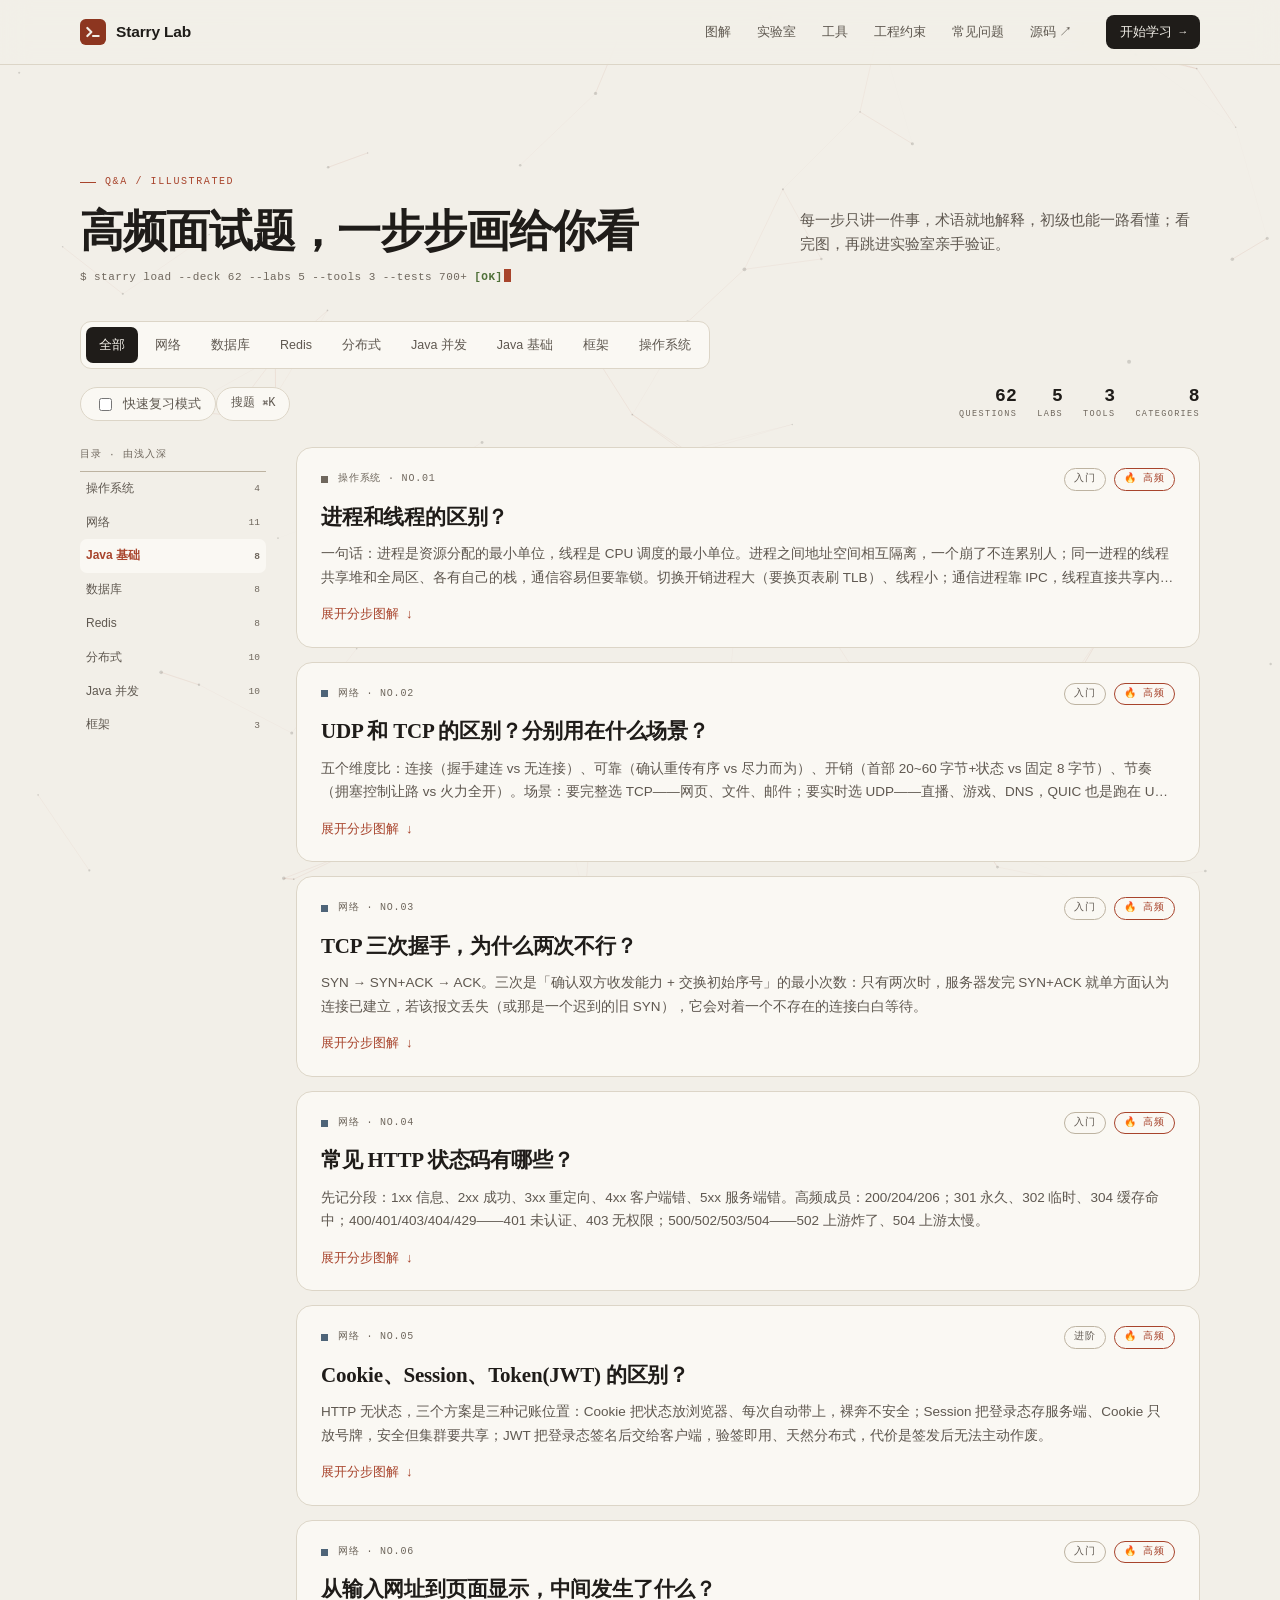
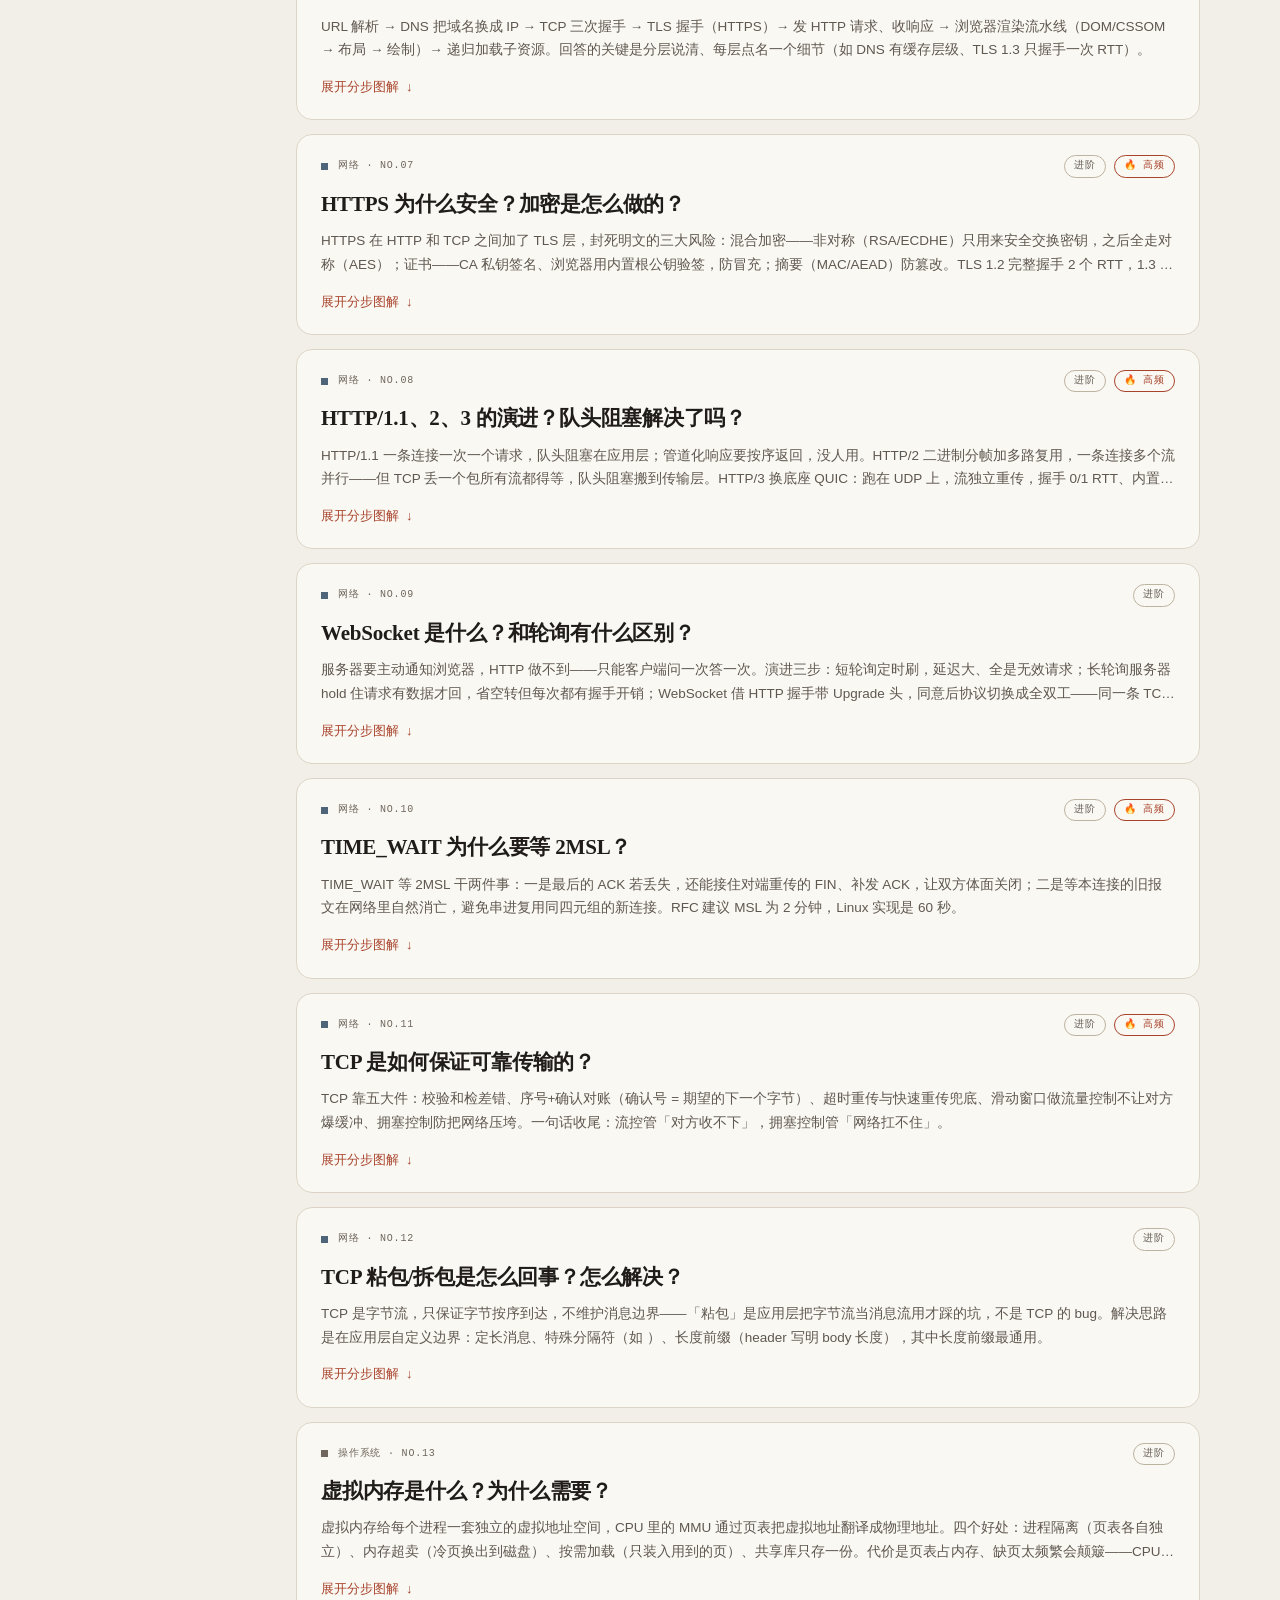
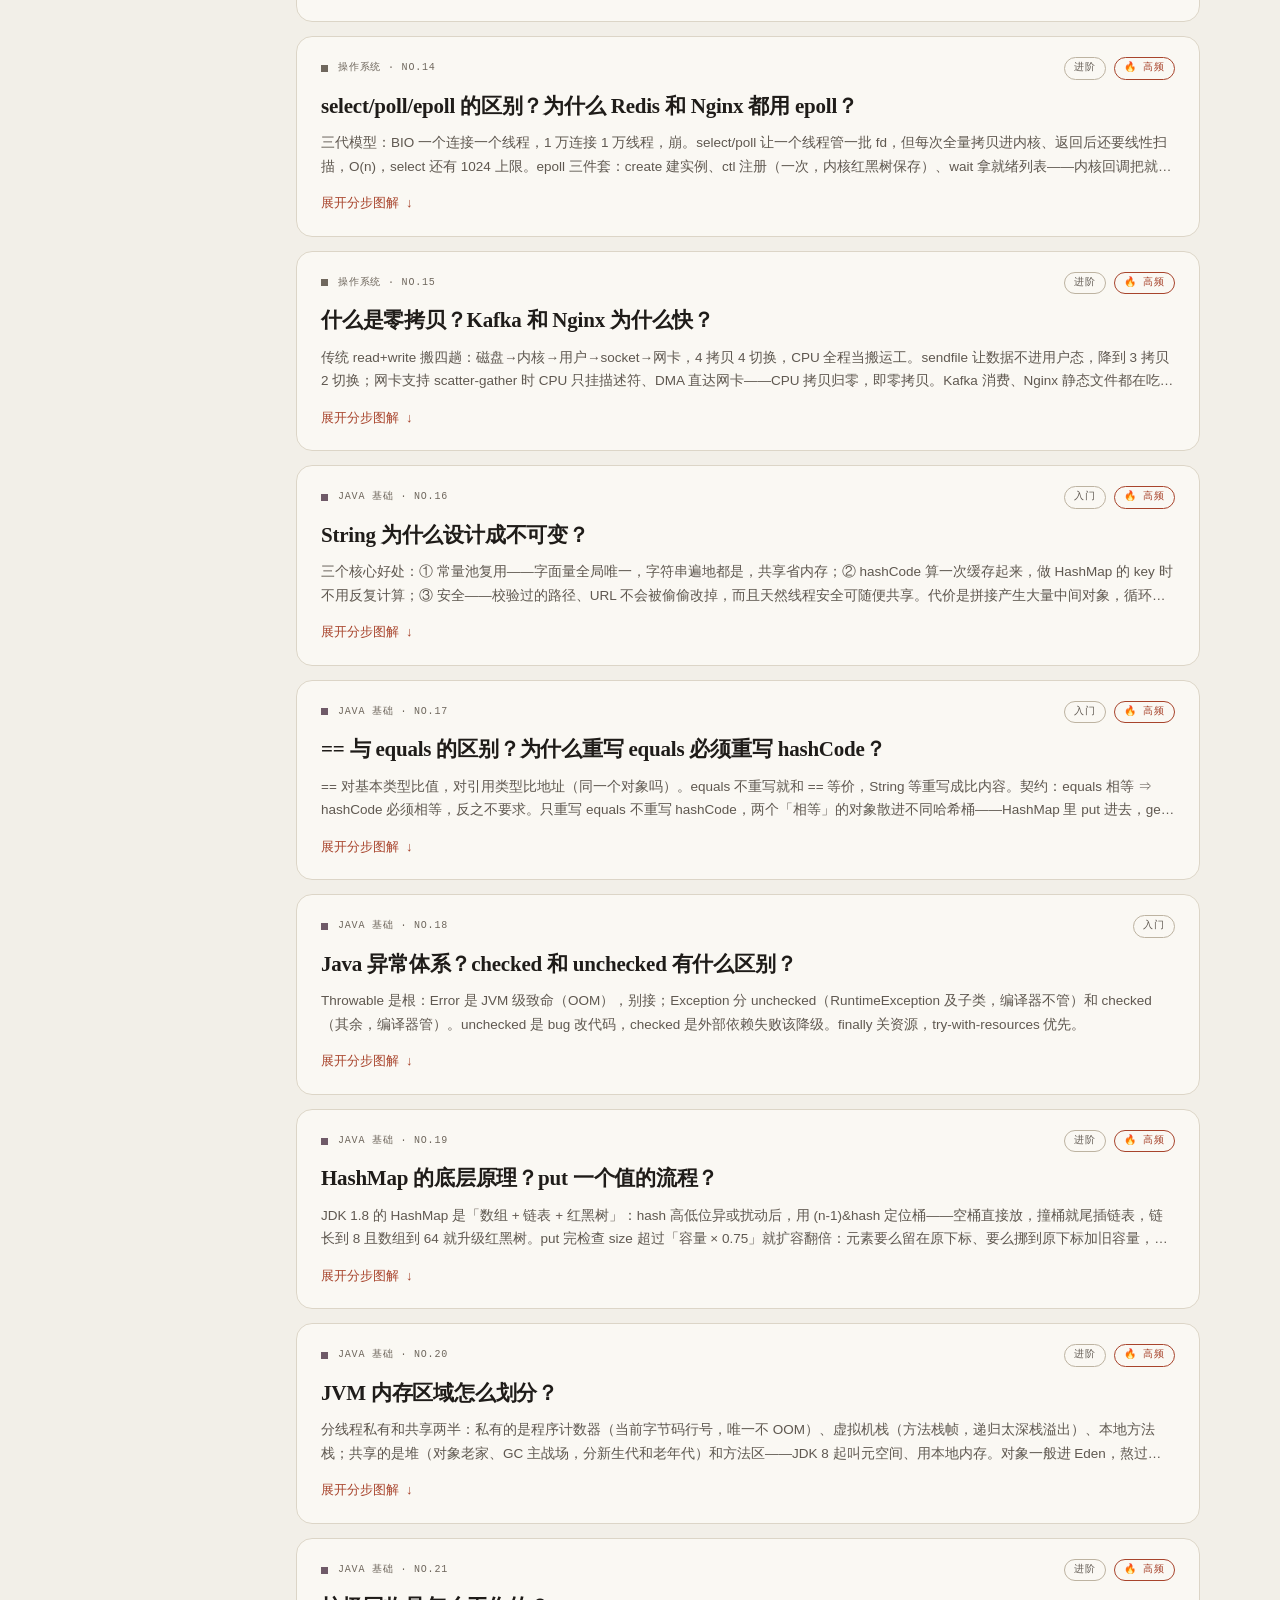
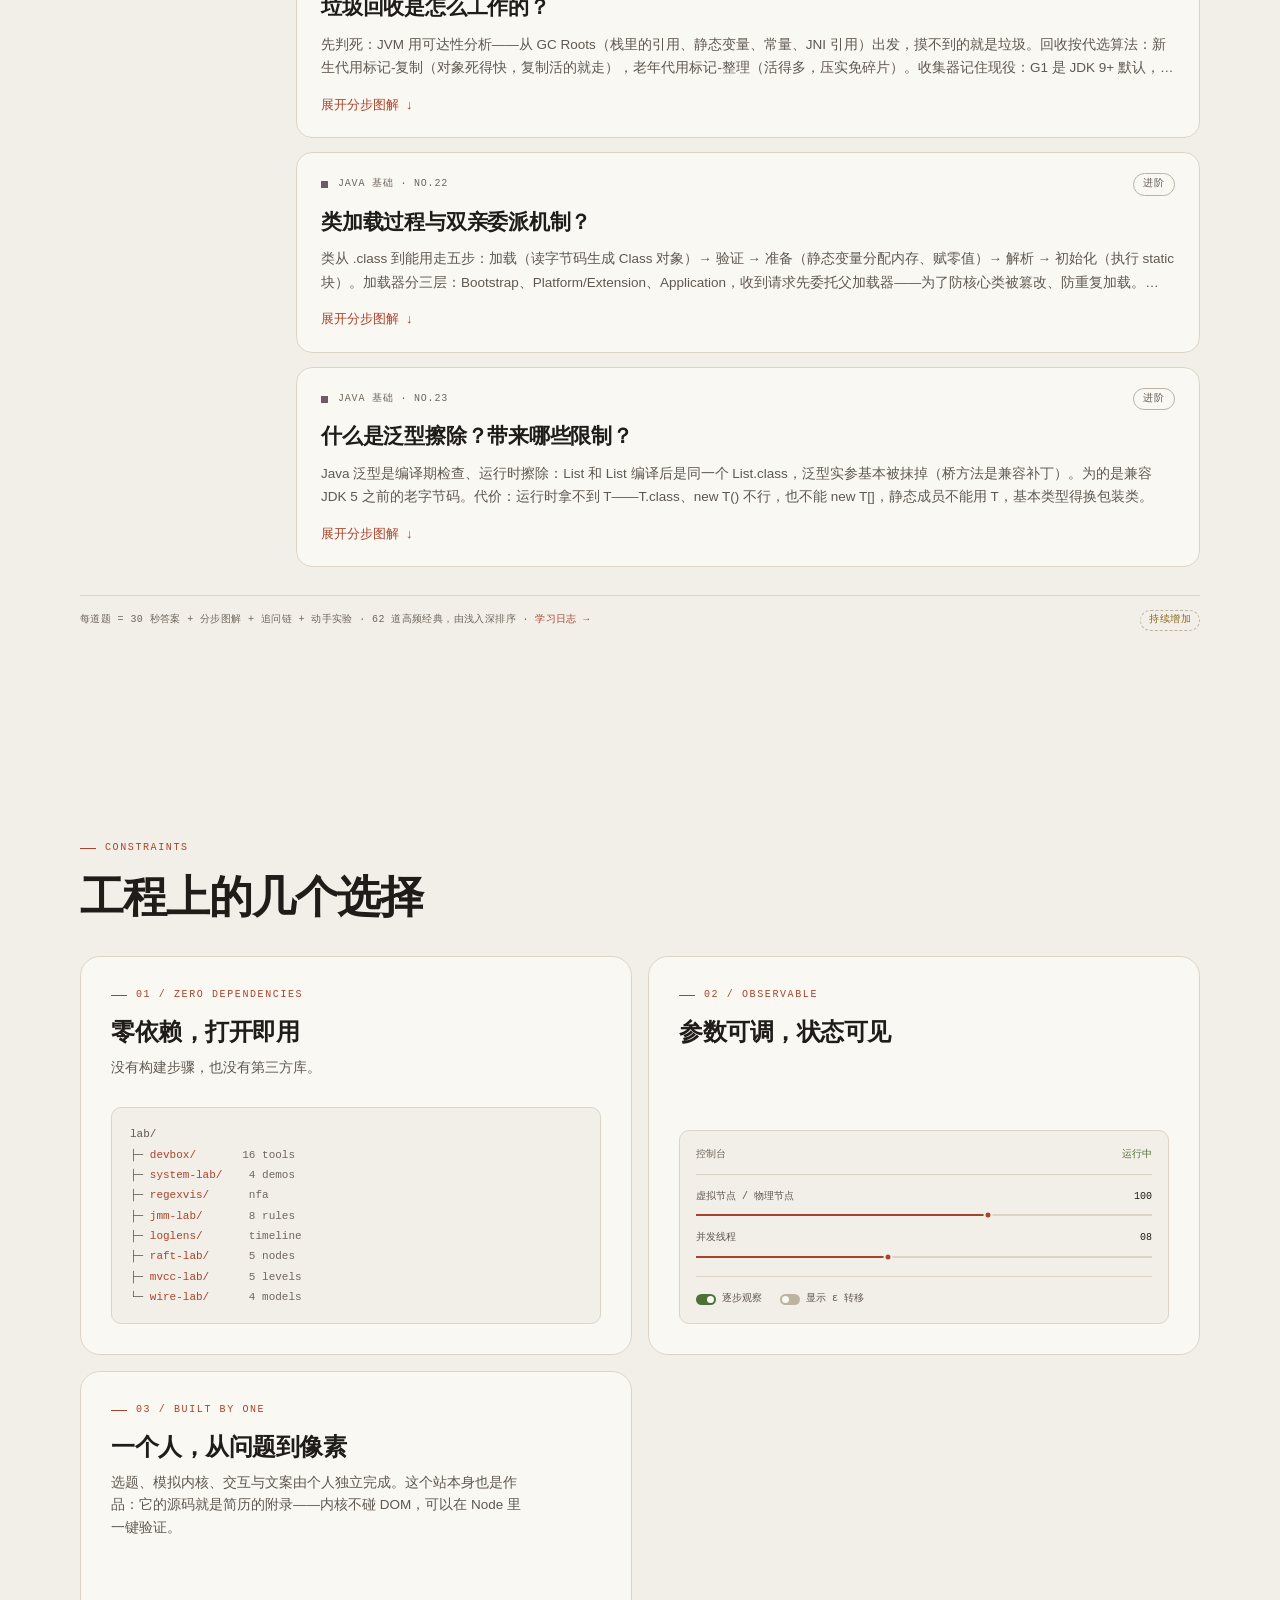
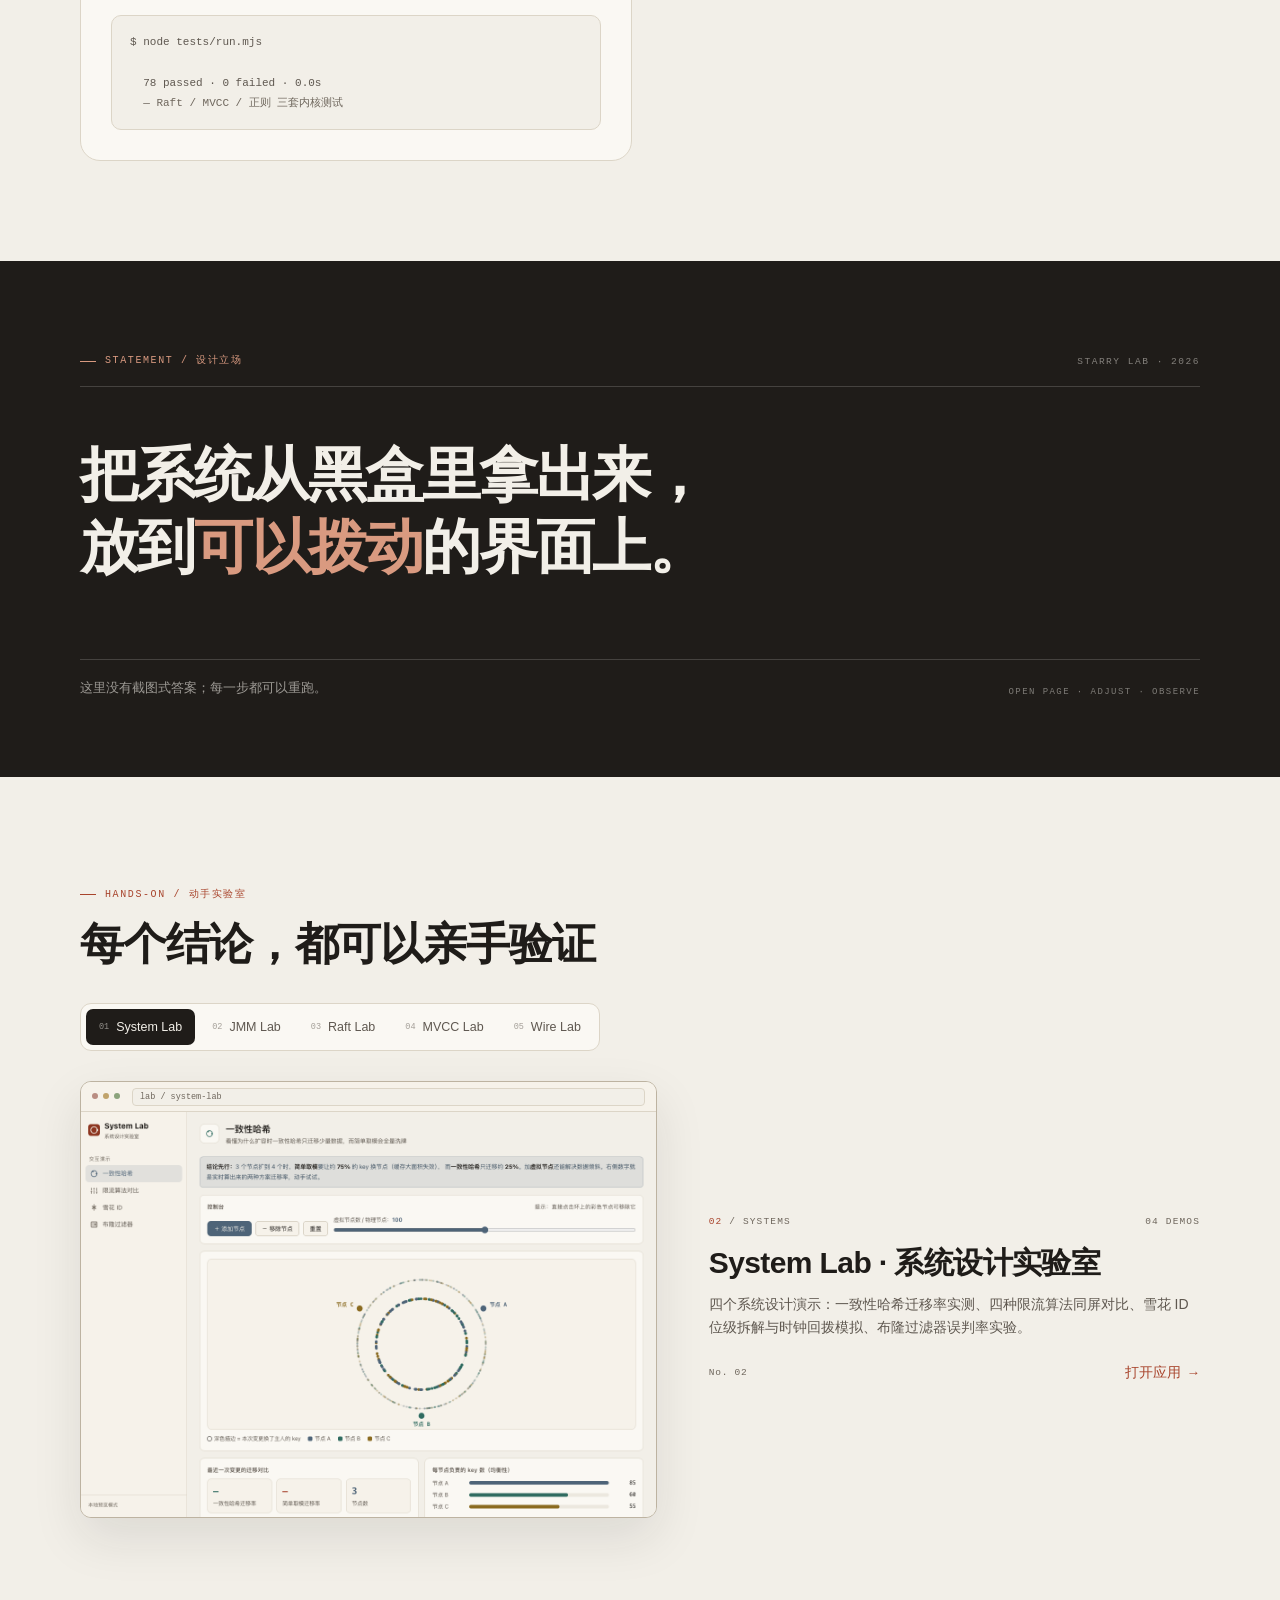
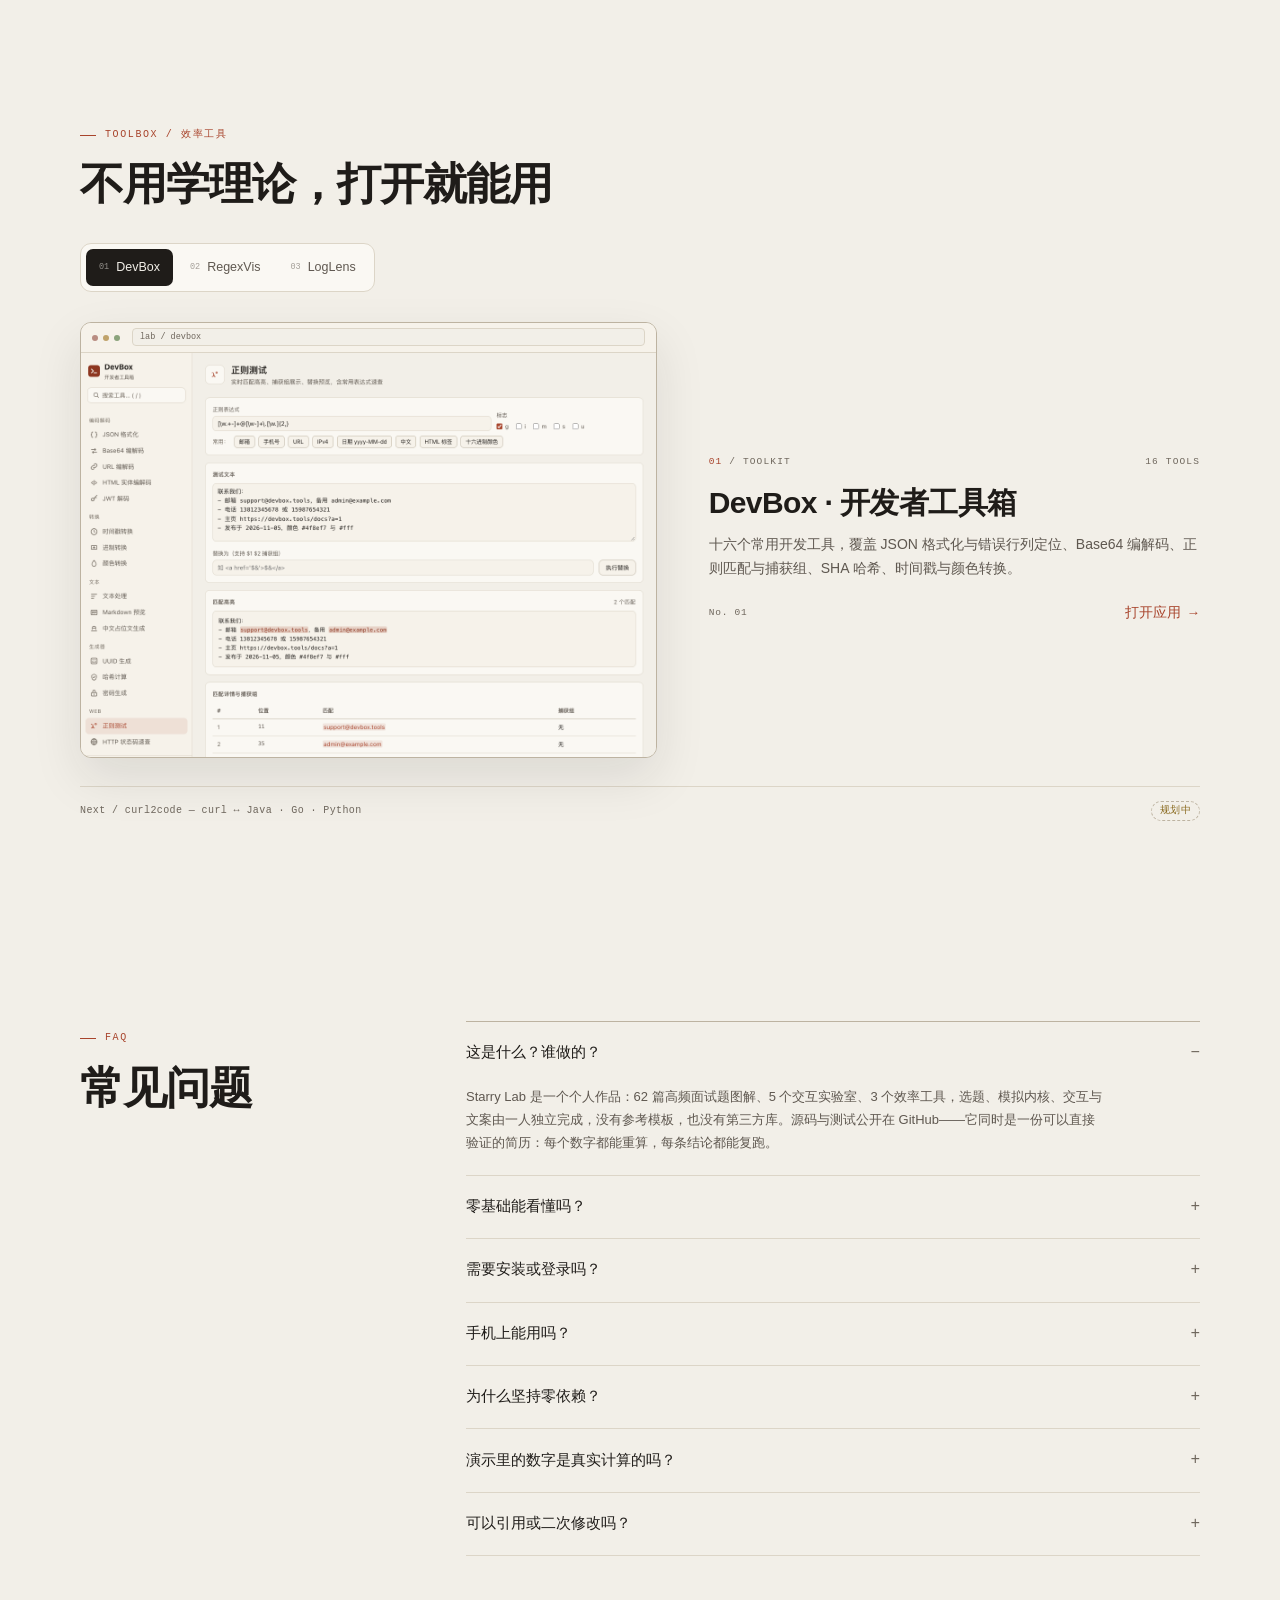
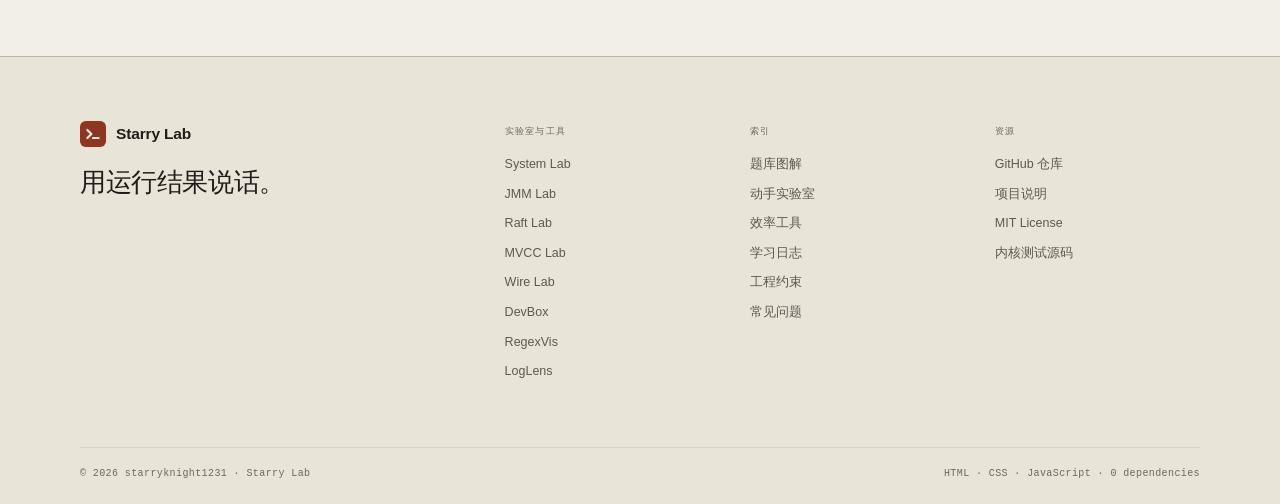
<file: index.html>
<!DOCTYPE html>
<html lang="zh-CN">
<head>
<meta charset="UTF-8">
<meta name="viewport" content="width=device-width, initial-scale=1.0">
<meta name="description" content="Starry Lab — 把后端高频面试题拆成分步图解（网络 / 数据库 / 分布式 / Java 并发），配 8 个可动手的交互实验室。零依赖，内核可测。">
<meta name="author" content="starryknight1231">
<meta name="theme-color" content="#f2efe8">
<meta property="og:type" content="website">
<meta property="og:site_name" content="Starry Lab">
<meta property="og:title" content="Starry Lab · 高频面试题图解 + 交互实验室">
<meta property="og:description" content="TCP 三次握手、事务隔离、一致性哈希、volatile、线程池——分步图解 + 追问链 + 可动手实验，初级也能看懂。零依赖，168 个断言一键可测。">
<meta property="og:url" content="https://starryknight1231.github.io/">
<meta property="og:image" content="https://starryknight1231.github.io/assets/og.png">
<meta property="og:image:width" content="1200">
<meta property="og:image:height" content="630">
<meta property="og:locale" content="zh_CN">
<meta name="twitter:card" content="summary_large_image">
<meta name="twitter:title" content="Starry Lab · 高频面试题图解 + 交互实验室">
<meta name="twitter:description" content="后端高频面试题分步图解 + 8 个可动手实验室。零依赖，内核可测。">
<meta name="twitter:image" content="https://starryknight1231.github.io/assets/og.png">
<title>Starry Lab · 高频面试题图解 + 交互实验室</title>
<link rel="icon" href="data:image/svg+xml,%3Csvg xmlns='http://www.w3.org/2000/svg' viewBox='0 0 32 32'%3E%3Crect width='32' height='32' rx='7' fill='%238d3620'/%3E%3Cpath d='M9 11l5 5-5 5M16 21h7' stroke='%23f2efe8' stroke-width='2.6' fill='none' stroke-linecap='round' stroke-linejoin='round'/%3E%3C/svg%3E">
<style>
  :root {
    --bg: #f2efe8; --surface: #faf8f3; --surface-2: #f6f2ea; --band: #e9e4d8;
    --line: #dcd5c7; --line-strong: #bdb3a1;
    --ink: #1f1c19; --muted: #5f5850; --faint: #6f675d;
    --accent: #a8442c; --accent-deep: #8d3620;
    --moss: #4f7038; --brass: #8a6a1f; --clay: #a8452f;
    --blue: #4e6478; --teal: #2f6b60; --mauve: #6f5a68;
    --sans: -apple-system, BlinkMacSystemFont, "Segoe UI", "PingFang SC", "Hiragino Sans GB", "Microsoft YaHei", sans-serif;
    --serif: ui-serif, "New York", "Iowan Old Style", "Songti SC", "Noto Serif CJK SC", serif;
    --mono: "SF Mono", "JetBrains Mono", Menlo, Consolas, monospace;
  }
  * { box-sizing: border-box; }
  html { scroll-behavior: smooth; scroll-padding-top: 84px; }
  body { margin: 0; background: var(--bg); color: var(--ink); font-family: var(--sans); line-height: 1.65; -webkit-font-smoothing: antialiased; }
  a { color: inherit; text-decoration: none; }
  img { display: block; max-width: 100%; }
  button { font: inherit; }
  ::selection { background: var(--accent); color: var(--surface); }
  .container { width: min(1120px, calc(100% - 48px)); margin-inline: auto; }
  .eyebrow {
    display: inline-flex; align-items: center; gap: 9px;
    font-family: var(--mono); font-size: 10px; letter-spacing: .16em;
    text-transform: uppercase; color: var(--accent);
  }
  .eyebrow::before { content: ""; width: 16px; height: 1px; background: var(--accent); }

  /* 导航 */
  .nav {
    position: sticky; top: 0; z-index: 100;
    background: rgba(242,239,232,.88); backdrop-filter: blur(14px); -webkit-backdrop-filter: blur(14px);
    border-bottom: 1px solid var(--line);
  }
  .nav-inner { height: 64px; display: flex; align-items: center; gap: 34px; }
  .brand { display: inline-flex; align-items: center; gap: 10px; font-size: 15.5px; font-weight: 700; letter-spacing: -.01em; white-space: nowrap; }
  .brand svg { width: 26px; height: 26px; display: block; }
  .nav-links { margin-left: auto; display: flex; align-items: center; gap: 26px; font-size: 13px; color: var(--muted); }
  .nav-links a:hover { color: var(--accent); }
  .nav-cta {
    display: inline-flex; align-items: center; gap: 7px; height: 34px; padding: 0 14px;
    background: var(--ink); color: var(--bg); border-radius: 8px;
    font-size: 12.5px; font-weight: 500; transition: background .15s;
  }
  .nav-cta:hover { background: var(--accent-deep); }
  .nav-cta span { font-family: var(--mono); font-size: 11px; }

  /* 首屏 */
  .frame { background: var(--surface); border: 1px solid var(--line-strong); border-radius: 11px; overflow: hidden; box-shadow: 0 28px 60px rgba(31,28,25,.16); }
  .frame .chrome { height: 30px; display: flex; align-items: center; gap: 6px; padding: 0 11px; background: var(--surface-2); border-bottom: 1px solid var(--line); }
  .dots { display: flex; gap: 5px; }
  .dots i { width: 6px; height: 6px; border-radius: 50%; background: #b98d82; }
  .dots i:nth-child(2) { background: #c0a36b; }
  .dots i:nth-child(3) { background: #8ba37c; }
  .frame .addr {
    flex: 1; margin-left: 6px; padding: 0 7px; background: var(--bg);
    border: 1px solid var(--line); border-radius: 4px;
    font-family: var(--mono); font-size: 8.5px; line-height: 16px; color: var(--faint);
    white-space: nowrap; overflow: hidden; text-overflow: ellipsis;
  }
  .frame img { width: 100%; height: auto; }

  /* 通用分区 */
  .section { padding: 100px 0; }
  .section-head { display: grid; grid-template-columns: minmax(0, 1fr) 400px; gap: 44px; align-items: end; }
  .section-head h2 { margin: 14px 0 0; font-size: clamp(30px, 3.7vw, 44px); line-height: 1.16; letter-spacing: -.025em; font-weight: 700; }
  .section-head > p { margin: 0; color: var(--muted); font-size: 14.5px; }

  /* 模块 */
  .tabs {
    display: flex; gap: 4px; margin-top: 34px; padding: 5px; width: max-content; max-width: 100%;
    background: var(--surface); border: 1px solid var(--line); border-radius: 11px; overflow-x: auto;
    scrollbar-width: none;
  }
  .tabs::-webkit-scrollbar { display: none; }
  .tab {
    display: inline-flex; align-items: center; gap: 7px; padding: 8px 13px;
    border: 0; border-radius: 7px; background: transparent; color: var(--muted);
    font-size: 12.5px; white-space: nowrap; cursor: pointer; transition: background .15s, color .15s;
  }
  .tab .no { font-family: var(--mono); font-size: 8.5px; opacity: .55; }
  .tab:hover:not([aria-selected="true"]) { color: var(--ink); }
  .tab[aria-selected="true"] { background: var(--ink); color: var(--bg); }
  .tab:focus-visible { outline: 2px solid var(--accent); outline-offset: 2px; }

  .showcase { display: grid; grid-template-columns: 1.08fr .92fr; gap: 52px; margin-top: 30px; align-items: center; }
  .showcase .frame { box-shadow: 0 20px 50px rgba(31,28,25,.10); }
  .showcase .frame img { aspect-ratio: 1280 / 900; object-fit: cover; object-position: top center; }
  .info-no { display: flex; justify-content: space-between; align-items: baseline; gap: 12px; font-family: var(--mono); font-size: 9.5px; letter-spacing: .12em; text-transform: uppercase; color: var(--faint); }
  .info-no b { color: var(--accent); font-weight: 500; }
  .info h3 { margin: 14px 0 0; font-size: 30px; line-height: 1.25; letter-spacing: -.02em; font-weight: 700; }
  .info .desc { margin: 12px 0 0; color: var(--muted); font-size: 14px; }
  .info-foot { margin-top: 22px; display: flex; justify-content: space-between; align-items: center; gap: 16px; }
  .info-stat { font-family: var(--mono); font-size: 9.5px; letter-spacing: .08em; color: var(--faint); }
  .info-open { display: inline-flex; align-items: center; gap: 6px; color: var(--accent); font-size: 13.5px; border-bottom: 1px solid transparent; }
  .info-open:hover { border-color: var(--accent); }
  .showcase.is-in .frame, .showcase.is-in .info { animation: rise .36s ease both; }
  @keyframes rise { from { opacity: .35; transform: translateY(6px); } to { opacity: 1; transform: none; } }

  .coming {
    display: flex; justify-content: space-between; align-items: center; gap: 16px; flex-wrap: wrap;
    margin-top: 28px; padding-top: 14px; border-top: 1px solid var(--line);
    font-family: var(--mono); font-size: 10px; letter-spacing: .04em; color: var(--faint);
  }
  .coming .badge { padding: 1px 8px; border: 1px dashed var(--line-strong); border-radius: 99px; color: var(--brass); }

  /* 问题卡 */
  .questions { padding: 92px 0; background: var(--band); border-top: 1px solid var(--line-strong); border-bottom: 1px solid var(--line-strong); }
  .q-grid { display: grid; grid-template-columns: repeat(3, minmax(0, 1fr)); gap: 16px; margin-top: 34px; }
  .q-card {
    display: flex; flex-direction: column; min-height: 236px; padding: 22px 22px 18px;
    background: var(--surface); border: 1px solid var(--line); border-radius: 16px;
    transition: transform .18s, box-shadow .18s, border-color .18s;
  }
  .q-card:hover { transform: translateY(-3px); border-color: var(--line-strong); box-shadow: 0 18px 40px rgba(31,28,25,.08); }
  .q-top { display: flex; align-items: center; gap: 8px; font-family: var(--mono); font-size: 9.5px; letter-spacing: .08em; text-transform: uppercase; color: var(--faint); }
  .q-dot { width: 7px; height: 7px; background: var(--qa); flex: none; }
  .q-text { margin: 20px 0 0; font-family: var(--serif); font-size: 22px; line-height: 1.5; letter-spacing: -.01em; font-weight: 600; }
  .q-foot { margin-top: auto; padding-top: 24px; display: flex; justify-content: space-between; align-items: center; gap: 12px; font-size: 12px; color: var(--muted); }
  .q-foot .arrow { color: var(--accent); font-size: 14px; }

  /* 工程约束 */
  .p-grid { display: grid; grid-template-columns: repeat(2, minmax(0, 1fr)); gap: 16px; margin-top: 34px; }
  .p-card { display: flex; flex-direction: column; min-height: 390px; padding: 30px; background: var(--surface); border: 1px solid var(--line); border-radius: 20px; }
  .p-card h3 { margin: 12px 0 0; font-size: 24px; line-height: 1.3; letter-spacing: -.02em; font-weight: 700; }
  .p-card > p { margin: 10px 0 0; max-width: 420px; color: var(--muted); font-size: 13.5px; }
  .p-visual { margin-top: auto; padding-top: 28px; }
  .code {
    margin: 0; padding: 16px 18px; background: var(--bg); border: 1px solid var(--line); border-radius: 10px;
    font-family: var(--mono); font-size: 11px; line-height: 1.85; color: var(--muted); white-space: pre; overflow-x: auto;
  }
  .code b { color: var(--accent); font-weight: 500; }
  .code i { color: var(--faint); font-style: normal; }
  .ui-mock { padding: 16px; background: var(--bg); border: 1px solid var(--line); border-radius: 10px; font-family: var(--mono); font-size: 10px; color: var(--muted); }
  .ui-head { display: flex; justify-content: space-between; gap: 12px; padding-bottom: 10px; border-bottom: 1px solid var(--line); color: var(--faint); }
  .ui-state { color: var(--moss); }
  .ui-row { display: flex; justify-content: space-between; align-items: baseline; margin-top: 14px; }
  .ui-row b { color: var(--ink); font-weight: 500; }
  .ui-track { position: relative; height: 2px; margin-top: 9px; background: var(--line); }
  .ui-track i { position: absolute; inset: 0 auto 0 0; background: var(--accent); }
  .ui-track em { position: absolute; top: 50%; width: 9px; height: 9px; border-radius: 50%; background: var(--accent); border: 2px solid var(--bg); transform: translate(-50%,-50%); }
  .ui-toggles { display: flex; gap: 18px; margin-top: 18px; padding-top: 14px; border-top: 1px solid var(--line); }
  .ui-toggle { display: inline-flex; align-items: center; gap: 6px; }
  .ui-toggle i { position: relative; width: 20px; height: 11px; border-radius: 99px; background: var(--line-strong); }
  .ui-toggle i::after { content: ""; position: absolute; top: 2px; left: 2px; width: 7px; height: 7px; border-radius: 50%; background: var(--surface); }
  .ui-toggle.on i { background: var(--moss); }
  .ui-toggle.on i::after { left: 11px; }

  /* 设计立场 */
  .manifesto { padding: 92px 0 78px; background: var(--ink); color: var(--bg); }
  .mf-top { display: flex; justify-content: space-between; align-items: center; gap: 20px; padding-bottom: 16px; border-bottom: 1px solid rgba(242,239,232,.18); }
  .manifesto .eyebrow { color: #d99a80; }
  .manifesto .eyebrow::before { background: #d99a80; }
  .mf-index { font-family: var(--mono); font-size: 9.5px; letter-spacing: .16em; text-transform: uppercase; color: rgba(242,239,232,.48); white-space: nowrap; }
  .mf-line { margin: 52px 0 0; max-width: 980px; font-size: clamp(30px, 4.6vw, 60px); line-height: 1.22; letter-spacing: -.035em; font-weight: 600; }
  .mf-line em { font-style: normal; color: #d99a80; }
  .mf-foot { display: flex; justify-content: space-between; align-items: flex-end; gap: 24px; margin-top: 76px; padding-top: 18px; border-top: 1px solid rgba(242,239,232,.18); }
  .mf-foot p { margin: 0; max-width: 480px; font-size: 12.5px; line-height: 1.75; color: rgba(242,239,232,.6); }
  .mf-meta { font-family: var(--mono); font-size: 9px; letter-spacing: .16em; text-transform: uppercase; color: rgba(242,239,232,.45); white-space: nowrap; }
  @media (max-width: 720px) {
    .manifesto { padding: 64px 0 58px; }
    .mf-line { margin-top: 34px; }
    .mf-foot { display: block; margin-top: 44px; }
    .mf-meta { display: block; margin-top: 18px; }
  }

  /* FAQ */
  .faq-grid { display: grid; grid-template-columns: 330px minmax(0, 1fr); gap: 56px; align-items: start; }
  .faq-intro p { margin: 12px 0 0; color: var(--muted); font-size: 13.5px; max-width: 280px; }
  .faq-list { border-top: 1px solid var(--line-strong); }
  .faq-item { border-bottom: 1px solid var(--line); }
  .faq-item summary {
    display: flex; justify-content: space-between; align-items: center; gap: 16px;
    padding: 18px 0; font-size: 14.5px; font-weight: 500; cursor: pointer; list-style: none;
  }
  .faq-item summary::-webkit-details-marker { display: none; }
  .faq-item summary::after { content: "+"; font-family: var(--mono); font-size: 16px; font-weight: 400; color: var(--faint); }
  .faq-item[open] summary::after { content: "−"; }
  .faq-item summary:focus-visible { outline: 2px solid var(--accent); outline-offset: 3px; }
  .faq-item p { margin: 0 0 20px; max-width: 640px; color: var(--muted); font-size: 13px; line-height: 1.8; }

  /* 页脚 */
  .site-footer { padding: 64px 0 22px; background: var(--band); border-top: 1px solid var(--line-strong); }
  .foot-top { display: grid; grid-template-columns: 1.5fr repeat(3, .8fr); gap: 40px; }
  .foot-brand .brand { margin-bottom: 18px; }
  .foot-brand p { margin: 0; max-width: 320px; font-family: var(--serif); font-size: 26px; line-height: 1.4; letter-spacing: -.015em; }
  .foot-col h4 { margin: 4px 0 14px; font-family: var(--mono); font-size: 9px; font-weight: 500; letter-spacing: .14em; text-transform: uppercase; color: var(--faint); }
  .foot-col a { display: block; margin-bottom: 9px; font-size: 12.5px; color: var(--muted); }
  .foot-col a:hover { color: var(--accent); }
  .foot-bottom {
    display: flex; justify-content: space-between; gap: 12px; flex-wrap: wrap;
    margin-top: 56px; padding-top: 18px; border-top: 1px solid var(--line);
    font-family: var(--mono); font-size: 10px; letter-spacing: .04em; color: var(--faint);
  }

  /* 题库图解 */
  .qa-tools { margin-top: 18px; display: flex; }
  .review-toggle { display: inline-flex; align-items: center; gap: 8px; height: 34px; padding: 0 14px; background: var(--surface); border: 1px solid var(--line); border-radius: 99px; font-size: 12.5px; color: var(--muted); cursor: pointer; user-select: none; }
  .review-toggle input { accent-color: var(--accent); }
  .review-toggle:has(input:checked) { border-color: var(--accent); color: var(--accent); }
  .qa-body { display: grid; grid-template-columns: 186px minmax(0, 1fr); gap: 30px; align-items: start; margin-top: 26px; }
  .qa-rail { position: sticky; top: 84px; max-height: calc(100vh - 108px); overflow-y: auto; scrollbar-width: thin; font-size: 12px; }
  .rail-head { font-family: var(--mono); font-size: 9.5px; letter-spacing: .12em; text-transform: uppercase; color: var(--faint); padding-bottom: 8px; border-bottom: 1px solid var(--line-strong); }
  .rail-cat { display: flex; justify-content: space-between; align-items: center; gap: 6px; padding: 7px 6px; border-radius: 7px; cursor: pointer; color: var(--muted); }
  .rail-cat:hover { color: var(--ink); background: var(--surface); }
  .rail-cat.on { color: var(--accent); background: var(--surface); font-weight: 600; }
  .rail-cat .n { font-family: var(--mono); font-size: 9.5px; color: var(--faint); }
  .rail-qs { padding: 2px 0 6px; }
  .rail-qs[hidden] { display: none; }
  .rail-q { display: block; padding: 4px 8px 4px 12px; border-left: 2px solid var(--line); color: var(--muted); line-height: 1.5; }
  .rail-q:hover { color: var(--ink); border-left-color: var(--line-strong); }
  .rail-q.on { color: var(--accent); border-left-color: var(--accent); font-weight: 600; }
  .qa-fab, .qa-overlay { display: none; }
  .qa-grid { display: grid; grid-template-columns: 1fr; gap: 14px; }
  .qa-card { background: var(--surface); border: 1px solid var(--line); border-radius: 16px; overflow: hidden; transition: border-color .18s, box-shadow .18s; }
  .qa-card.is-open { border-color: var(--line-strong); box-shadow: 0 18px 44px rgba(31,28,25,.08); }
  .qa-head { padding: 20px 24px; cursor: pointer; user-select: none; }
  .qa-top { display: flex; align-items: center; gap: 10px; font-family: var(--mono); font-size: 10px; letter-spacing: .08em; text-transform: uppercase; color: var(--faint); }
  .qa-top .dot { width: 7px; height: 7px; background: var(--qa, var(--accent)); flex: none; }
  .qa-top .lv { margin-left: auto; display: flex; gap: 8px; }
  .qa-top .chip { padding: 2px 9px; border: 1px solid var(--line-strong); border-radius: 99px; font-size: 10px; color: var(--muted); }
  .qa-top .chip.hot { border-color: var(--accent); color: var(--accent); }
  .qa-q { margin: 12px 0 0; font-family: var(--serif); font-size: 21px; font-weight: 600; letter-spacing: -.01em; line-height: 1.4; }
  .qa-answer { margin: 10px 0 0; color: var(--muted); font-size: 13.5px; line-height: 1.75; display: -webkit-box; -webkit-line-clamp: 2; -webkit-box-orient: vertical; overflow: hidden; }
  .qa-card.is-open .qa-answer { display: block; overflow: visible; }
  .qa-toggle { display: inline-flex; align-items: center; gap: 7px; margin-top: 14px; color: var(--accent); font-size: 13px; }
  .qa-toggle span { transition: transform .18s; }
  .qa-card.is-open .qa-toggle span { transform: rotate(180deg); }
  .qa-detail { border-top: 1px dashed var(--line-strong); padding: 22px 24px 26px; display: none; }
  .qa-card.is-open .qa-detail { display: block; }
  .qa-stepbar { display: flex; align-items: center; gap: 10px; margin-bottom: 14px; flex-wrap: wrap; }
  .sbtn { height: 32px; padding: 0 14px; border-radius: 8px; border: 1px solid var(--line-strong); background: transparent; color: var(--ink); font-size: 12.5px; cursor: pointer; transition: border-color .15s, background .15s, color .15s; }
  .sbtn:hover { border-color: var(--ink); }
  .sbtn.play.on { background: var(--accent); border-color: var(--accent); color: #fbf7f0; }
  .sbtn:focus-visible { outline: 2px solid var(--accent); outline-offset: 2px; }
  .stepind { font-family: var(--mono); font-size: 11px; letter-spacing: .04em; color: var(--faint); margin-left: auto; }
  .qa-stage { background: var(--bg); border: 1px solid var(--line); border-radius: 12px; padding: 14px; }
  .qa-stage svg { display: block; width: 100%; height: auto; }
  .qa-step-title { margin: 18px 0 0; font-size: 16.5px; font-weight: 700; letter-spacing: -.01em; }
  .qa-step-text { margin: 8px 0 0; color: var(--muted); font-size: 13.5px; line-height: 1.8; }
  .qa-fu { margin-top: 20px; padding-top: 16px; border-top: 1px solid var(--line); }
  .qa-fu h4 { margin: 0 0 10px; font-family: var(--mono); font-size: 10px; font-weight: 500; letter-spacing: .12em; text-transform: uppercase; color: var(--faint); }
  .qa-fu ul { margin: 0; padding: 0; list-style: none; }
  .qa-fu li { margin: 0 0 10px; font-size: 13px; line-height: 1.7; color: var(--muted); }
  .qa-fu li b { color: var(--ink); font-weight: 600; }
  .qa-lab { display: inline-flex; align-items: center; gap: 7px; margin-top: 8px; color: var(--accent); font-size: 13.5px; border-bottom: 1px solid transparent; }
  .qa-lab:hover { border-color: var(--accent); }
  .qa-points { margin: 18px 0 0; padding: 14px 16px; background: var(--bg); border: 1px solid var(--line); border-radius: 10px; font-family: var(--mono); font-size: 11.5px; line-height: 1.9; color: var(--muted); white-space: pre-wrap; }

  /* 快速复习模式 */
  .qa-grid.review .qa-detail { display: none !important; }
  .qa-grid.review .qa-toggle { display: none; }
  .qa-grid.review .qa-head { padding: 14px 20px; cursor: default; }
  .qa-grid.review .qa-q { font-size: 16px; margin-top: 8px; }
  .qa-grid.review .qa-answer { display: block; overflow: visible; font-size: 12.5px; margin-top: 6px; }
  .qa-grid.review .qa-card.is-open { box-shadow: none; }

  /* 相关题互链 */
  .qa-rel { margin-top: 14px; padding-top: 12px; border-top: 1px dashed var(--line); }
  .qa-rel h4 { margin: 0 0 8px; font-family: var(--mono); font-size: 10px; font-weight: 500; letter-spacing: .12em; text-transform: uppercase; color: var(--faint); }
  .qa-rel-a { display: inline-block; margin: 0 8px 6px 0; padding: 4px 10px; background: var(--bg); border: 1px solid var(--line); border-radius: 99px; font-size: 12px; color: var(--muted); }
  .qa-rel-a:hover { color: var(--accent); border-color: var(--accent); }

  /* 科幻 HUD 层 */
  .scroll-progress { position: fixed; top: 0; left: 0; height: 2.5px; width: 0; z-index: 200; background: linear-gradient(90deg, var(--accent), var(--teal)); transition: width .08s linear; pointer-events: none; }
  .term-line { font-family: var(--mono); font-size: 11px; color: var(--faint); letter-spacing: .04em; margin-top: 12px; min-height: 17px; }
  .term-line .ok { color: var(--moss); font-weight: 700; }
  .term-line .cursor { display: inline-block; width: 7px; height: 13px; background: var(--accent); vertical-align: -2px; margin-left: 2px; animation: qa-blink 1.1s steps(1) infinite; }
  @keyframes qa-blink { 50% { opacity: 0; } }
  .hud { margin-left: auto; display: flex; gap: 20px; font-family: var(--mono); text-align: right; }
  .hud b { display: block; font-size: 18px; font-weight: 700; color: var(--ink); letter-spacing: .02em; line-height: 1.1; }
  .hud span { display: block; font-size: 8.5px; letter-spacing: .16em; text-transform: uppercase; color: var(--faint); }
  .qa-card { position: relative; }
  .qa-card::after { content: ""; position: absolute; inset: -1px; border-radius: 17px; padding: 1.2px; background: linear-gradient(120deg, transparent 25%, rgba(168,68,44,.6) 50%, rgba(47,107,96,.45) 65%, transparent 85%); -webkit-mask: linear-gradient(#fff 0 0) content-box, linear-gradient(#fff 0 0); -webkit-mask-composite: xor; mask-composite: exclude; opacity: 0; transition: opacity .4s; pointer-events: none; }
  .qa-card:hover::after { opacity: 1; }
  .qa-card.is-open::after { opacity: .45; }
  .qa-detail { position: relative; overflow: hidden; }
  .qa-card.is-open .qa-detail::before { content: ""; position: absolute; left: 0; right: 0; top: 0; height: 2px; background: linear-gradient(90deg, transparent, var(--accent), transparent); animation: qa-scan .8s ease-out 1; pointer-events: none; }
  @keyframes qa-scan { from { top: 0; opacity: 1; } to { top: calc(100% - 2px); opacity: 0; } }
  .qa-stage { position: relative; transition: transform .12s ease-out; will-change: transform; }
  .qa-stage::before, .qa-stage::after { content: ""; position: absolute; width: 15px; height: 15px; pointer-events: none; z-index: 2; }
  .qa-stage::before { top: -1px; left: -1px; border-top: 2px solid var(--accent); border-left: 2px solid var(--accent); }
  .qa-stage::after { bottom: -1px; right: -1px; border-bottom: 2px solid var(--accent); border-right: 2px solid var(--accent); }
  @media (prefers-reduced-motion: reduce) {
    .scroll-progress { transition: none; }
    .qa-card.is-open .qa-detail::before { animation: none; opacity: 0; }
  }

  /* 粒子星空 */
  #starfield { position: fixed; inset: 0; z-index: 0; pointer-events: none; }
  main, .site-footer { position: relative; z-index: 1; }

  /* 命令面板 ⌘K */
  .cmdk-btn { height: 34px; padding: 0 14px; border-radius: 99px; border: 1px solid var(--line); background: var(--surface); color: var(--muted); font-size: 12px; cursor: pointer; font-family: var(--mono); transition: color .15s, border-color .15s; }
  .cmdk-btn:hover { color: var(--accent); border-color: var(--accent); }
  .cmdk-overlay { position: fixed; inset: 0; z-index: 150; background: rgba(31,28,25,.5); display: flex; align-items: flex-start; justify-content: center; padding-top: 12vh; backdrop-filter: blur(3px); }
  .cmdk-overlay[hidden] { display: none; }
  .cmdk-box { width: min(620px, calc(100% - 40px)); background: var(--bg); border: 1px solid var(--line-strong); border-radius: 14px; overflow: hidden; box-shadow: 0 30px 80px rgba(31,28,25,.35); }
  .cmdk-head { display: flex; align-items: center; gap: 10px; padding: 12px 16px; border-bottom: 1px solid var(--line); }
  .cmdk-logo { font-family: var(--mono); font-size: 10px; color: var(--accent); border: 1px solid var(--accent); border-radius: 6px; padding: 2px 6px; }
  .cmdk-head input { flex: 1; border: 0; outline: none; background: none; font: inherit; font-size: 15px; color: var(--ink); }
  .cmdk-list { max-height: 46vh; overflow-y: auto; }
  .cmdk-item { display: flex; align-items: baseline; gap: 10px; padding: 10px 16px; cursor: pointer; border-bottom: 1px solid var(--line); }
  .cmdk-item:last-child { border-bottom: 0; }
  .cmdk-item.on { background: var(--surface2); box-shadow: inset 2.5px 0 0 var(--accent); }
  .cmdk-no { font-family: var(--mono); font-size: 10px; color: var(--faint); }
  .cmdk-q { flex: 1; font-size: 13.5px; color: var(--ink); }
  .cmdk-cat { font-family: var(--mono); font-size: 9.5px; color: var(--faint); text-transform: uppercase; letter-spacing: .08em; }
  .cmdk-empty { padding: 24px; text-align: center; color: var(--faint); font-size: 13px; }
  .cmdk-foot { padding: 9px 16px; font-family: var(--mono); font-size: 10px; color: var(--faint); border-top: 1px solid var(--line); }

  /* 窄屏：目录浮层 */
  @media (max-width: 1180px) {
    .qa-body { grid-template-columns: 1fr; }
    .qa-rail { display: none; }
    .qa-fab { display: flex; position: fixed; right: 18px; bottom: 22px; z-index: 120; width: 52px; height: 52px; align-items: center; justify-content: center; border-radius: 50%; background: var(--ink); color: var(--bg); font-size: 12px; line-height: 1.3; border: 0; cursor: pointer; box-shadow: 0 10px 26px rgba(31,28,25,.24); text-align: center; }
    .qa-overlay { display: flex; position: fixed; inset: 0; z-index: 130; background: rgba(31,28,25,.45); align-items: flex-end; }
    .qa-overlay[hidden] { display: none; }
    .qa-sheet { width: 100%; max-height: 76vh; overflow-y: auto; background: var(--bg); border-radius: 18px 18px 0 0; padding: 16px 18px 26px; }
    .sheet-head { display: flex; justify-content: space-between; align-items: center; font-family: var(--mono); font-size: 10px; letter-spacing: .12em; text-transform: uppercase; color: var(--faint); padding-bottom: 10px; border-bottom: 1px solid var(--line-strong); margin-bottom: 8px; }
    .sheet-close { border: 0; background: none; font-size: 22px; line-height: 1; color: var(--muted); cursor: pointer; }
  }

  @media (max-width: 1020px) {
    .section-head { grid-template-columns: 1fr; gap: 16px; }
    .section-head > p { max-width: 640px; }
    .showcase { grid-template-columns: 1fr; gap: 30px; }
    .info { max-width: 720px; }
  }
  @media (max-width: 860px) {
    .p-grid { grid-template-columns: 1fr; }
    .faq-grid { grid-template-columns: 1fr; gap: 26px; }
    .faq-intro p { max-width: 520px; }
    .foot-top { grid-template-columns: 1fr 1fr; }
    .qa-head { padding: 18px 18px; }
    .qa-detail { padding: 18px 18px 22px; }
    .qa-top .lv { display: none; }
  }
  @media (max-width: 820px) {
    .nav-inner { justify-content: space-between; }
    .nav-links { display: none; }
    .nav-cta { margin-left: auto; }
    .section { padding: 76px 0; }
    .questions { padding: 72px 0; }
  }
  @media (max-width: 560px) {
    .container { width: calc(100% - 32px); }
    .section-head h2 { font-size: 30px; }
    .info h3 { font-size: 25px; }
    .showcase .frame img { aspect-ratio: 1280 / 900; object-fit: cover; object-position: top; }
    .p-card { padding: 24px 20px; min-height: 340px; }
    .foot-top { grid-template-columns: 1fr 1fr; gap: 28px 20px; }
    .foot-brand { grid-column: 1 / -1; }
    .foot-brand p { font-size: 23px; }
    .foot-bottom { margin-top: 36px; }
  }
  @media (prefers-reduced-motion: reduce) {
    html { scroll-behavior: auto; }
    *, *::before, *::after { animation-duration: .001ms !important; transition-duration: .001ms !important; }
  }
</style>
</head>
<body>
<canvas id="starfield" aria-hidden="true"></canvas>
<div class="scroll-progress" id="scroll-progress" aria-hidden="true"></div>
<header class="nav">
  <div class="container nav-inner">
    <a class="brand" href="#top" aria-label="Starry Lab 首页">
      <svg viewBox="0 0 32 32" aria-hidden="true"><rect width="32" height="32" rx="7" fill="#8d3620"/><path d="M9 11l5 5-5 5M16 21h7" stroke="#f2efe8" stroke-width="2.6" fill="none" stroke-linecap="round" stroke-linejoin="round"/></svg>
      Starry Lab
    </a>
    <nav class="nav-links" aria-label="主导航">
      <a href="#qa">图解</a>
      <a href="#labs">实验室</a>
      <a href="#tools">工具</a>
      <a href="#constraints">工程约束</a>
      <a href="#faq">常见问题</a>
      <a href="https://github.com/starryknight1231/starryknight1231.github.io" target="_blank" rel="noopener">源码 ↗</a>
    </nav>
    <a class="nav-cta" href="#qa">开始学习 <span>→</span></a>
  </div>
</header>

<main id="top">
  <section class="section" id="qa">
    <div class="container">
      <div class="section-head">
        <div>
          <span class="eyebrow">Q&amp;A / Illustrated</span>
          <h2>高频面试题，一步步画给你看</h2>
        </div>
        <p>每一步只讲一件事，术语就地解释，初级也能一路看懂；看完图，再跳进实验室亲手验证。</p>
      </div>
      <div class="term-line" id="term-line" aria-hidden="true"></div>

      <div class="tabs" role="tablist" aria-label="题目分类过滤" id="qa-tabs">
        <button class="tab" role="tab" data-cat="全部" aria-selected="true">全部</button>
        <button class="tab" role="tab" data-cat="网络" aria-selected="false" tabindex="-1">网络</button>
        <button class="tab" role="tab" data-cat="数据库" aria-selected="false" tabindex="-1">数据库</button>
        <button class="tab" role="tab" data-cat="Redis" aria-selected="false" tabindex="-1">Redis</button>
        <button class="tab" role="tab" data-cat="分布式" aria-selected="false" tabindex="-1">分布式</button>
        <button class="tab" role="tab" data-cat="Java 并发" aria-selected="false" tabindex="-1">Java 并发</button>
        <button class="tab" role="tab" data-cat="Java 基础" aria-selected="false" tabindex="-1">Java 基础</button>
        <button class="tab" role="tab" data-cat="框架" aria-selected="false" tabindex="-1">框架</button>
        <button class="tab" role="tab" data-cat="操作系统" aria-selected="false" tabindex="-1">操作系统</button>
      </div>

      <div class="qa-tools">
        <label class="review-toggle" for="review-mode" title="收起图解，只滚题面与 30 秒答案，快速过卡">
          <input type="checkbox" id="review-mode"> 快速复习模式
        </label>
        <button class="cmdk-btn" id="cmdk-btn" type="button">搜题 ⌘K</button>
        <div class="hud" id="qa-hud" aria-hidden="true"></div>
      </div>

      <div class="qa-body">
        <aside class="qa-rail" aria-label="题库快捷导航">
          <div class="rail-head">目录 · 由浅入深</div>
          <nav id="rail-nav" class="rail-nav"></nav>
        </aside>
        <div class="qa-grid" id="qa-deck"></div>
      </div>

      <div class="coming">
        <span>每道题 = 30 秒答案 + 分步图解 + 追问链 + 动手实验 · 62 道高频经典，由浅入深排序 · <a href="notes.html" style="color:var(--accent)">学习日志 →</a></span>
        <span class="badge">持续增加</span>
      </div>
    </div>
  </section>

  <section class="section" id="constraints">
    <div class="container">
      <div class="section-head">
        <div>
          <span class="eyebrow">Constraints</span>
          <h2>工程上的几个选择</h2>
        </div>
      </div>
      <div class="p-grid">
        <article class="p-card">
          <span class="eyebrow">01 / Zero dependencies</span>
          <h3>零依赖，打开即用</h3>
          <p>没有构建步骤，也没有第三方库。</p>
          <div class="p-visual">
<pre class="code"><span>lab/</span>
├─ <b>devbox/</b>       <i>16 tools</i>
├─ <b>system-lab/</b>    <i>4 demos</i>
├─ <b>regexvis/</b>      <i>nfa</i>
├─ <b>jmm-lab/</b>       <i>8 rules</i>
├─ <b>loglens/</b>       <i>timeline</i>
├─ <b>raft-lab/</b>      <i>5 nodes</i>
├─ <b>mvcc-lab/</b>      <i>5 levels</i>
└─ <b>wire-lab/</b>      <i>4 models</i></pre>
          </div>
        </article>
        <article class="p-card">
          <span class="eyebrow">02 / Observable</span>
          <h3>参数可调，状态可见</h3>
          <div class="p-visual">
            <div class="ui-mock" aria-hidden="true">
              <div class="ui-head"><span>控制台</span><span class="ui-state">运行中</span></div>
              <div class="ui-row"><span>虚拟节点 / 物理节点</span><b>100</b></div>
              <div class="ui-track"><i style="width:64%"></i><em style="left:64%"></em></div>
              <div class="ui-row"><span>并发线程</span><b>08</b></div>
              <div class="ui-track"><i style="width:42%"></i><em style="left:42%"></em></div>
              <div class="ui-toggles">
                <span class="ui-toggle on"><i></i>逐步观察</span>
                <span class="ui-toggle"><i></i>显示 ε 转移</span>
              </div>
            </div>
          </div>
        </article>
        <article class="p-card">
          <span class="eyebrow">03 / Built by one</span>
          <h3>一个人，从问题到像素</h3>
          <p>选题、模拟内核、交互与文案由个人独立完成。这个站本身也是作品：它的源码就是简历的附录——内核不碰 DOM，可以在 Node 里一键验证。</p>
          <div class="p-visual">
<pre class="code"><span>$ node tests/run.mjs</span>

  78 passed · 0 failed · 0.0s
  <i>— Raft / MVCC / 正则 三套内核测试</i></pre>
          </div>
        </article>
      </div>
    </div>
  </section>

  <section class="manifesto" aria-label="设计立场">
    <div class="container">
      <div class="mf-top">
        <span class="eyebrow">Statement / 设计立场</span>
        <span class="mf-index">Starry Lab · 2026</span>
      </div>
      <p class="mf-line">把系统从黑盒里拿出来，<br>放到<em>可以拨动</em>的界面上。</p>
      <div class="mf-foot">
        <p>这里没有截图式答案；每一步都可以重跑。</p>
        <span class="mf-meta">Open page · Adjust · Observe</span>
      </div>
    </div>
  </section>

  <section class="section" id="labs">
    <div class="container">
      <div class="section-head">
        <div>
          <span class="eyebrow">Hands-on / 动手实验室</span>
          <h2>每个结论，都可以亲手验证</h2>
        </div>
      </div>

      <div class="tabs" role="tablist" aria-label="实验室切换" id="labs-tabs"></div>

      <div class="showcase is-in" id="labs-panel" role="tabpanel">
        <div class="frame showcase-frame">
          <div class="chrome"><span class="dots"><i></i><i></i><i></i></span><span class="addr" id="labs-addr">lab / system-lab</span></div>
          <img id="labs-shot" src="assets/shots/systemlab.png" alt="System Lab 界面" loading="lazy" decoding="async">
        </div>
        <div class="info">
          <div class="info-no"><span><b id="labs-no">01</b> / <span id="labs-cat">Systems</span></span><span id="labs-stat">04 DEMOS</span></div>
          <h3 id="labs-title">System Lab · 系统设计实验室</h3>
          <p class="desc" id="labs-desc">四个系统设计演示：一致性哈希迁移率实测、四种限流算法同屏对比、雪花 ID 位级拆解与时钟回拨模拟、布隆过滤器误判率实验。</p>
          <div class="info-foot">
            <span class="info-stat" id="labs-stat-2">No. 01</span>
            <a class="info-open" id="labs-open" href="apps/system-lab/">打开应用 <span>→</span></a>
          </div>
        </div>
      </div>
    </div>
  </section>

  <section class="section" id="tools">
    <div class="container">
      <div class="section-head">
        <div>
          <span class="eyebrow">Toolbox / 效率工具</span>
          <h2>不用学理论，打开就能用</h2>
        </div>
      </div>

      <div class="tabs" role="tablist" aria-label="工具切换" id="tools-tabs"></div>

      <div class="showcase is-in" id="tools-panel" role="tabpanel">
        <div class="frame showcase-frame">
          <div class="chrome"><span class="dots"><i></i><i></i><i></i></span><span class="addr" id="tools-addr">lab / devbox</span></div>
          <img id="tools-shot" src="assets/shots/devbox.png" alt="DevBox 界面" loading="lazy" decoding="async">
        </div>
        <div class="info">
          <div class="info-no"><span><b id="tools-no">01</b> / <span id="tools-cat">Toolkit</span></span><span id="tools-stat">16 TOOLS</span></div>
          <h3 id="tools-title">DevBox · 开发者工具箱</h3>
          <p class="desc" id="tools-desc">十六个常用开发工具，覆盖 JSON 格式化与错误行列定位、Base64 编解码、正则匹配与捕获组、SHA 哈希、时间戳与颜色转换。</p>
          <div class="info-foot">
            <span class="info-stat" id="tools-stat-2">No. 01</span>
            <a class="info-open" id="tools-open" href="apps/devbox/">打开应用 <span>→</span></a>
          </div>
        </div>
      </div>

      <div class="coming">
        <span>Next / curl2code — curl ↔ Java · Go · Python</span>
        <span class="badge">规划中</span>
      </div>
    </div>
  </section>

  <section class="section" id="faq">
    <div class="container faq-grid">
      <div class="faq-intro">
        <span class="eyebrow">FAQ</span>
        <h2 style="margin:14px 0 0;font-size:clamp(30px,3.7vw,44px);line-height:1.16;letter-spacing:-.025em;">常见问题</h2>
      </div>
      <div class="faq-list">
        <details class="faq-item" open>
          <summary>这是什么？谁做的？</summary>
          <p>Starry Lab 是一个个人作品：62 篇高频面试题图解、5 个交互实验室、3 个效率工具，选题、模拟内核、交互与文案由一人独立完成，没有参考模板，也没有第三方库。源码与测试公开在 GitHub——它同时是一份可以直接验证的简历：每个数字都能重算，每条结论都能复跑。</p>
        </details>
        <details class="faq-item">
          <summary>零基础能看懂吗？</summary>
          <p>能。每道题从「30 秒答案」开始，图解每一步只讲一件事，出现的新词当场解释；难度从入门标注到进阶。看懂图之后，再进实验室把参数拨一拨，结论自己长出来。</p>
        </details>
        <details class="faq-item">
          <summary>需要安装或登录吗？</summary>
          <p>不需要，不请求账号。</p>
        </details>
        <details class="faq-item">
          <summary>手机上能用吗？</summary>
          <p>可以，较宽的画布支持横向滑动。</p>
        </details>
        <details class="faq-item">
          <summary>为什么坚持零依赖？</summary>
          <p>源码更透明，也不会被依赖版本卡住。</p>
        </details>
        <details class="faq-item">
          <summary>演示里的数字是真实计算的吗？</summary>
          <p>是，页面实时计算，不预先写死。</p>
        </details>
        <details class="faq-item">
          <summary>可以引用或二次修改吗？</summary>
          <p>可以，MIT License。</p>
        </details>
      </div>
    </div>
  </section>
</main>

<button class="qa-fab" id="qa-fab" aria-label="打开题库目录">目<br>录</button>
<div class="cmdk-overlay" id="cmdk" hidden>
  <div class="cmdk-box" role="dialog" aria-label="搜索题目">
    <div class="cmdk-head"><span class="cmdk-logo">⌘K</span><input id="cmdk-input" placeholder="搜索题目：输入关键词，↑↓ 选择，Enter 打开" autocomplete="off" spellcheck="false"></div>
    <div class="cmdk-list" id="cmdk-list"></div>
    <div class="cmdk-foot" id="cmdk-foot"></div>
  </div>
</div>
<div class="qa-overlay" id="qa-overlay" hidden>
  <div class="qa-sheet">
    <div class="sheet-head"><span>题库目录 · 由浅入深</span><button class="sheet-close" id="qa-sheet-close" aria-label="关闭">×</button></div>
    <nav id="rail-nav-m" class="rail-nav"></nav>
  </div>
</div>

<footer class="site-footer">
  <div class="container">
    <div class="foot-top">
      <div class="foot-brand">
        <a class="brand" href="#top">
          <svg viewBox="0 0 32 32" aria-hidden="true"><rect width="32" height="32" rx="7" fill="#8d3620"/><path d="M9 11l5 5-5 5M16 21h7" stroke="#f2efe8" stroke-width="2.6" fill="none" stroke-linecap="round" stroke-linejoin="round"/></svg>
          Starry Lab
        </a>
        <p>用运行结果说话。</p>
      </div>
      <div class="foot-col">
        <h4>实验室与工具</h4>
        <a href="apps/system-lab/">System Lab</a>
        <a href="apps/jmm-lab/">JMM Lab</a>
        <a href="apps/raft-lab/">Raft Lab</a>
        <a href="apps/mvcc-lab/">MVCC Lab</a>
        <a href="apps/wire-lab/">Wire Lab</a>
        <a href="apps/devbox/">DevBox</a>
        <a href="apps/regexvis/">RegexVis</a>
        <a href="apps/loglens/">LogLens</a>
      </div>
      <div class="foot-col">
        <h4>索引</h4>
        <a href="#qa">题库图解</a>
        <a href="#labs">动手实验室</a>
        <a href="#tools">效率工具</a>
        <a href="notes.html">学习日志</a>
        <a href="#constraints">工程约束</a>
        <a href="#faq">常见问题</a>
      </div>
      <div class="foot-col">
        <h4>资源</h4>
        <a href="https://github.com/starryknight1231/starryknight1231.github.io" target="_blank" rel="noopener">GitHub 仓库</a>
        <a href="https://github.com/starryknight1231/starryknight1231.github.io#readme" target="_blank" rel="noopener">项目说明</a>
        <a href="LICENSE">MIT License</a>
        <a href="tests/run.mjs" target="_blank" rel="noopener">内核测试源码</a>
      </div>
    </div>
    <div class="foot-bottom">
      <span>© 2026 starryknight1231 · Starry Lab</span>
      <span>HTML · CSS · JavaScript · 0 dependencies</span>
    </div>
  </div>
</footer>

<script src="qa-deck.js"></script>
<script src="qa-parts/part1.js"></script>
<script src="qa-parts/part2.js"></script>
<script src="qa-parts/part3.js"></script>
<script src="qa-parts/part4.js"></script>
<script src="qa-parts/part5.js"></script>
<script src="qa-parts/part6.js"></script>
<script src="qa-parts/part7.js"></script>
<script src="qa-parts/part8.js"></script>
<script>
  const MODULES = [
    {
      no: '01', group: 'tool', cat: 'Toolkit', name: 'DevBox · 开发者工具箱',
      addr: 'lab / devbox', img: 'assets/shots/devbox.png', href: 'apps/devbox/',
      desc: '十六个常用开发工具，覆盖 JSON 格式化与错误行列定位、Base64 编解码、正则匹配与捕获组、SHA 哈希、时间戳与颜色转换。',
      stat: '16 TOOLS'
    },
    {
      no: '02', group: 'lab', cat: 'Systems', name: 'System Lab · 系统设计实验室',
      addr: 'lab / system-lab', img: 'assets/shots/systemlab.png', href: 'apps/system-lab/',
      desc: '四个系统设计演示：一致性哈希迁移率实测、四种限流算法同屏对比、雪花 ID 位级拆解与时钟回拨模拟、布隆过滤器误判率实验。',
      stat: '04 DEMOS'
    },
    {
      no: '03', group: 'tool', cat: 'Regex', name: 'RegexVis · 正则可视化',
      addr: 'lab / regexvis', img: 'assets/shots/regexvis.png', href: 'apps/regexvis/',
      desc: '把正则表达式拆成逐段说明，绘制 Thompson NFA 状态机图，并以逐字符动画演示 ε-闭包与贪婪、懒惰分支的走向。',
      stat: 'NFA / CANVAS'
    },
    {
      no: '04', group: 'lab', cat: 'Concurrency', name: 'JMM Lab · Java 并发实验室',
      addr: 'lab / jmm-lab', img: 'assets/shots/jmm.png', href: 'apps/jmm-lab/',
      desc: 'Java 内存模型的交互演示：八条 happens-before 规则图解、volatile 可见性动画、二十万次交错重排实验、线程状态机与 DCL 单例推演。',
      stat: '08 RULES'
    },
    {
      no: '05', group: 'tool', cat: 'Logs', name: 'LogLens · 日志时间线分析器',
      addr: 'lab / loglens', img: 'assets/shots/loglens.png', href: 'apps/loglens/',
      desc: '面向分布式日志的时间线分析：识别三种时间戳格式，按线程与服务分泳道渲染瀑布图，标记可疑 gap，并按模板聚类 ERROR 日志。',
      stat: '03 FORMATS'
    },
    {
      no: '06', group: 'lab', cat: 'Consensus', name: 'Raft Lab · 共识协议实验室',
      addr: 'lab / raft-lab', img: 'assets/shots/raft.png', href: 'apps/raft-lab/',
      desc: '事件驱动的 Raft 模型：随机选举超时与固定超时的活锁对照、日志复制到提交的多数派计数、可以关掉的两条安全规则、分区之后哪一侧还能写。',
      stat: '04 DEMOS'
    },
    {
      no: '07', group: 'lab', cat: 'Transactions', name: 'MVCC Lab · 事务隔离实验室',
      addr: 'lab / mvcc-lab', img: 'assets/shots/mvcc.png', href: 'apps/mvcc-lab/',
      desc: '隔离级别的真实语义：PG 快照可见性逐步判定、脏读 / 不可重复读 / 幻读 / 丢失更新由引擎按执行历史判出、写偏斜的三种堵法、优先图环检测。',
      stat: '05 LEVELS'
    },
    {
      no: '08', group: 'lab', cat: 'Network', name: 'Wire Lab · 网络传输实验室',
      addr: 'lab / wire-lab', img: 'assets/shots/wire.png', href: 'apps/wire-lab/',
      desc: '传输层与应用层的时序仿真：TCP 握手与挥手的序号 / ACK 实时推导、逐 RTT 的 cwnd 曲线、五种投递模型的页面加载对比、TLS 各版本的握手轮次与首字节时间。',
      stat: '04 MODELS'
    }
  ];

  MODULES.forEach(m => { const img = new Image(); img.src = m.img; });

  /* 展示组件：实验室 / 工具 两组共用同一套渲染逻辑 */
  function makeShowcase(prefix, group) {
    const list = MODULES.filter(m => m.group === group);
    const tabsEl = document.getElementById(prefix + '-tabs');
    const panel = document.getElementById(prefix + '-panel');
    tabsEl.innerHTML = list.map((m, i) =>
      `<button class="tab" role="tab" id="${prefix}-tab-${i}" aria-controls="${prefix}-panel" aria-selected="${i === 0}"><span class="no">${String(i + 1).padStart(2, '0')}</span>${m.name.split(' ·')[0]}</button>`).join('');
    const tabs = [...tabsEl.querySelectorAll('.tab')];

    function render(i, focusTab) {
      const m = list[i];
      tabs.forEach((t, j) => {
        t.setAttribute('aria-selected', String(i === j));
        t.tabIndex = i === j ? 0 : -1;
      });
      if (focusTab) tabs[i].focus();
      panel.setAttribute('aria-labelledby', prefix + '-tab-' + i);
      const shot = document.getElementById(prefix + '-shot');
      shot.src = m.img;
      shot.alt = m.name + ' 界面';
      document.getElementById(prefix + '-addr').textContent = m.addr;
      document.getElementById(prefix + '-no').textContent = m.no;
      document.getElementById(prefix + '-cat').textContent = m.cat;
      document.getElementById(prefix + '-title').textContent = m.name;
      document.getElementById(prefix + '-desc').textContent = m.desc;
      document.getElementById(prefix + '-stat').textContent = m.stat;
      document.getElementById(prefix + '-stat-2').textContent = 'No. ' + m.no;
      document.getElementById(prefix + '-open').href = m.href;
      panel.classList.remove('is-in');
      void panel.offsetWidth;
      panel.classList.add('is-in');
    }

    tabs.forEach((tab, i) => {
      tab.addEventListener('click', () => render(i));
      tab.addEventListener('keydown', e => {
        if (e.key !== 'ArrowRight' && e.key !== 'ArrowLeft') return;
        e.preventDefault();
        render((i + (e.key === 'ArrowRight' ? 1 : list.length - 1)) % list.length, true);
      });
    });
    render(0);
  }
  makeShowcase('labs', 'lab');
  makeShowcase('tools', 'tool');

  /* ---------- 题库图解 ---------- */
  const CAT_COLORS = {
    '网络': '#4e6478', '数据库': '#8d4a5e', 'Redis': '#2f6b60', '分布式': '#4f7038',
    'Java 并发': '#8a6a1f', 'Java 基础': '#6f5a68', '框架': '#a8452f', '操作系统': '#6f675d',
  };
  const all = (window.QA_BUILTIN || []).concat(
    window.QA_PART_1 || [], window.QA_PART_2 || [], window.QA_PART_3 || [],
    window.QA_PART_4 || [], window.QA_PART_5 || [], window.QA_PART_6 || [],
    window.QA_PART_7 || [], window.QA_PART_8 || [],
  );
  const order = window.QA_ORDER || [];
  const byId = {};
  all.forEach(e => { byId[e.id] = e; });
  const deck = (window.QA_DECK = order.length ? order.map(id => byId[id]).filter(Boolean) : all);
  const qaGrid = document.getElementById('qa-deck');
  const qaState = new Map();

  qaGrid.innerHTML = deck.map((e, i) => `
    <article class="qa-card" id="qa-${e.id}" data-cat="${e.cat}">
      <div class="qa-head">
        <div class="qa-top"><span class="dot" style="--qa:${CAT_COLORS[e.cat] || 'var(--accent)'}"></span>${e.cat} · No.${String(i + 1).padStart(2, '0')}
          <span class="lv"><span class="chip">${e.level}</span>${e.hot ? '<span class="chip hot">🔥 高频</span>' : ''}</span>
        </div>
        <h3 class="qa-q">${e.q}</h3>
        <p class="qa-answer">${e.answer}</p>
        <span class="qa-toggle">展开分步图解 <span>↓</span></span>
      </div>
      <div class="qa-detail">
        <div class="qa-stepbar">
          <button class="sbtn" data-act="prev">← 上一步</button>
          <button class="sbtn" data-act="next">下一步 →</button>
          <button class="sbtn play" data-act="play">▶ 自动播放</button>
          <span class="stepind"></span>
        </div>
        <div class="qa-stage"></div>
        <h4 class="qa-step-title"></h4>
        <p class="qa-step-text"></p>
        <div class="qa-fu"><h4>追问链 · 面试官还会这么问</h4><ul>${e.followups.map(f => `<li><b>${f[0]}</b>　${f[1]}</li>`).join('')}</ul></div>
        ${e.lab ? `<a class="qa-lab" href="${e.lab.href}">动手实验 · ${e.lab.label} →</a>` : ''}
        <pre class="qa-points">${e.points}</pre>
      </div>
    </article>`).join('');

  function qaRender(card, e) {
    const st = qaState.get(e.id);
    card.querySelector('.qa-stage').innerHTML = e.figure.draw(st.n);
    card.querySelector('.qa-step-title').textContent = `第 ${st.n + 1} 步 · ${e.steps[st.n].title}`;
    card.querySelector('.qa-step-text').textContent = e.steps[st.n].text;
    card.querySelector('.stepind').textContent = `${st.n + 1} / ${e.steps.length}`;
  }
  function qaStep(card, e, d) {
    const st = qaState.get(e.id);
    st.n = (st.n + d + e.steps.length) % e.steps.length;
    qaRender(card, e);
  }
  function qaStop(card, st) {
    if (st.timer) { clearInterval(st.timer); st.timer = null; }
    const btn = card.querySelector('.sbtn.play');
    btn.classList.remove('on'); btn.textContent = '▶ 自动播放';
  }
  qaGrid.querySelectorAll('.qa-card').forEach(card => {
    const e = deck.find(x => 'qa-' + x.id === card.id);
    const st = { n: 0, timer: null, drawn: false };
    qaState.set(e.id, st);
    card.querySelector('.qa-head').addEventListener('click', () => {
      const open = card.classList.toggle('is-open');
      if (open && !st.drawn) { st.drawn = true; qaRender(card, e); }
      if (!open) qaStop(card, st);
    });
    card.querySelector('[data-act="prev"]').addEventListener('click', ev => { ev.stopPropagation(); qaStop(card, st); qaStep(card, e, -1); });
    card.querySelector('[data-act="next"]').addEventListener('click', ev => { ev.stopPropagation(); qaStop(card, st); qaStep(card, e, 1); });
    card.querySelector('[data-act="play"]').addEventListener('click', ev => {
      ev.stopPropagation();
      if (st.timer) { qaStop(card, st); }
      else { st.timer = setInterval(() => qaStep(card, e, 1), 1900); st.drawn = true; const btn = card.querySelector('.sbtn.play'); btn.classList.add('on'); btn.textContent = '❚❚ 暂停'; qaRender(card, e); }
    });
  });

  document.querySelectorAll('#qa-tabs .tab').forEach(tab => {
    tab.addEventListener('click', () => {
      document.querySelectorAll('#qa-tabs .tab').forEach(t2 => { t2.setAttribute('aria-selected', String(t2 === tab)); t2.tabIndex = t2 === tab ? 0 : -1; });
      const cat = tab.dataset.cat;
      qaGrid.querySelectorAll('.qa-card').forEach(c => { c.style.display = (cat === '全部' || c.dataset.cat === cat) ? '' : 'none'; });
    });
  });

  /* 深链：#qa-tcp 直接展开对应题解 */
  function openCard(target) {
    target.classList.add('is-open');
    const e = deck.find(x => 'qa-' + x.id === target.id);
    const st = e && qaState.get(e.id);
    if (st && !st.drawn) { st.drawn = true; qaRender(target, e); }
  }
  if (location.hash.startsWith('#qa-')) {
    const target = document.getElementById(location.hash.slice(1));
    if (target) { openCard(target); setTimeout(() => target.scrollIntoView({ block: 'start' }), 60); }
  }

  /* 相关题：渲染互链 + 点击跳转展开 */
  const relMap = window.QA_RELATED || {};
  qaGrid.querySelectorAll('.qa-card').forEach(card => {
    const e = deck.find(x => 'qa-' + x.id === card.id);
    const rel = relMap[e.id] || [];
    if (!rel.length) return;
    const links = rel.map(rid => {
      const r = deck.find(x => x.id === rid);
      return r ? `<a class="qa-rel-a" href="#qa-${rid}">${r.q.length > 15 ? r.q.slice(0, 15) + '…' : r.q}</a>` : '';
    }).join('');
    card.querySelector('.qa-points').insertAdjacentHTML('afterend',
      `<div class="qa-rel"><h4>相关题 · 串成知识网</h4>${links}</div>`);
  });
  qaGrid.addEventListener('click', ev => {
    const a = ev.target.closest('.qa-rel-a');
    if (!a) return;
    const target = document.getElementById(a.getAttribute('href').slice(1));
    if (!target) return;
    ev.preventDefault();
    openCard(target);
    target.scrollIntoView({ behavior: 'smooth', block: 'start' });
  });

  /* 快速复习模式：只滚题面与 30 秒答案 */
  const reviewBox = document.getElementById('review-mode');
  const applyReview = on => qaGrid.classList.toggle('review', on);
  reviewBox.addEventListener('change', () => {
    applyReview(reviewBox.checked);
    try { localStorage.setItem('qa-review', reviewBox.checked ? '1' : '0'); } catch (e) {}
  });
  try { if (localStorage.getItem('qa-review') === '1') { reviewBox.checked = true; applyReview(true); } } catch (e) {}

  /* 科幻 HUD 层：滚动进度 / 终端打字行 / 数据统计 */
  const progressBar = document.getElementById('scroll-progress');
  window.addEventListener('scroll', () => {
    const h = document.documentElement;
    const p = h.scrollTop / Math.max(1, h.scrollHeight - h.clientHeight);
    progressBar.style.width = (p * 100).toFixed(2) + '%';
  }, { passive: true });

  const reducedMotion = matchMedia('(prefers-reduced-motion: reduce)').matches;
  const labN = MODULES.filter(m => m.group === 'lab').length;
  const toolN = MODULES.filter(m => m.group === 'tool').length;
  const catsN = new Set(deck.map(e => e.cat)).size;
  const hudEl = document.getElementById('qa-hud');
  hudEl.innerHTML =
    `<div><b>${deck.length}</b><span>Questions</span></div>` +
    `<div><b>${labN}</b><span>Labs</span></div>` +
    `<div><b>${toolN}</b><span>Tools</span></div>` +
    `<div><b>${catsN}</b><span>Categories</span></div>`;
  if (!reducedMotion) {
    const nums = hudEl.querySelectorAll('b');
    const targets = [...nums].map(b => +b.textContent);
    const t0 = performance.now(), dur = 950;
    (function tick(now) {
      const k = Math.min(1, (now - t0) / dur), ease = 1 - Math.pow(1 - k, 3);
      nums.forEach((b, i) => { b.textContent = Math.round(targets[i] * ease); });
      if (k < 1) requestAnimationFrame(tick);
    })(t0);
  }

  const termEl = document.getElementById('term-line');
  const termText = '$ starry load --deck ' + deck.length + ' --labs ' + labN + ' --tools ' + toolN + ' --tests 700+';
  if (reducedMotion) {
    termEl.textContent = termText + '  [OK]';
  } else {
    let ti = 0;
    (function type() {
      if (ti <= termText.length) {
        termEl.innerHTML = termText.slice(0, ti) + '<span class="cursor"></span>';
        ti += 2;
        setTimeout(type, 24);
      } else {
        termEl.innerHTML = termText + '  <span class="ok">[OK]</span><span class="cursor"></span>';
      }
    })();
  }

  /* 左侧快捷导航：桌面 sticky 侧栏 / 窄屏浮层 + scrollspy */
  const railNavs = [document.getElementById('rail-nav'), document.getElementById('rail-nav-m')];
  const railHtml = (() => {
    const cats = [];
    deck.forEach(e => { if (!cats.includes(e.cat)) cats.push(e.cat); });
    return cats.map(cat => {
      const qs = deck.filter(e => e.cat === cat);
      return `<div class="rail-cat" data-cat="${cat}"><span>${cat}</span><span class="n">${qs.length}</span></div>` +
        `<div class="rail-qs" hidden>${qs.map(e => {
          const no = String(deck.indexOf(e) + 1).padStart(2, '0');
          const t = e.q.length > 14 ? e.q.slice(0, 14) + '…' : e.q;
          return `<a class="rail-q" data-id="${e.id}" href="#qa-${e.id}">${no} ${t}</a>`;
        }).join('')}</div>`;
    }).join('');
  })();
  railNavs.forEach(n => { if (n) n.innerHTML = railHtml; });
  function railJump(link) {
    const target = document.getElementById(link.getAttribute('href').slice(1));
    if (!target) return;
    openCard(target);
    target.scrollIntoView({ behavior: 'smooth', block: 'start' });
    const ov = document.getElementById('qa-overlay');
    if (ov && !ov.hidden) ov.hidden = true;
  }
  railNavs.forEach(nav => {
    if (!nav) return;
    nav.addEventListener('click', ev => {
      const cat = ev.target.closest('.rail-cat');
      if (cat) { const qs = cat.nextElementSibling; if (qs) qs.hidden = !qs.hidden; return; }
      const q = ev.target.closest('.rail-q');
      if (q) { ev.preventDefault(); railJump(q); }
    });
  });
  const qaFab = document.getElementById('qa-fab');
  const qaOverlay = document.getElementById('qa-overlay');
  if (qaFab) qaFab.addEventListener('click', () => { qaOverlay.hidden = false; });
  const sheetClose = document.getElementById('qa-sheet-close');
  if (sheetClose) sheetClose.addEventListener('click', () => { qaOverlay.hidden = true; });
  if (qaOverlay) qaOverlay.addEventListener('click', ev => { if (ev.target === qaOverlay) qaOverlay.hidden = true; });

  const catOf = {};
  deck.forEach(e => { catOf[e.id] = e.cat; });
  const spy = new IntersectionObserver(entries => {
    entries.forEach(en => {
      if (!en.isIntersecting) return;
      const id = en.target.id.replace('qa-', '');
      const cat = catOf[id];
      railNavs.forEach(nav => {
        if (!nav) return;
        nav.querySelectorAll('.rail-cat').forEach(c => c.classList.toggle('on', c.dataset.cat === cat));
        nav.querySelectorAll('.rail-q').forEach(q => q.classList.toggle('on', q.dataset.id === id));
      });
    });
  }, { rootMargin: '-35% 0px -55% 0px', threshold: 0 });
  document.querySelectorAll('.qa-card').forEach(c => spy.observe(c));

  /* 粒子星空：手写 canvas，零依赖；标签页隐藏自动暂停 */
  (function starfield() {
    const cvs = document.getElementById('starfield');
    if (!cvs || reducedMotion) return;
    const ctx = cvs.getContext('2d');
    let W, H, dots = [], raf = 0, running = true;
    function resize() {
      W = cvs.width = innerWidth; H = cvs.height = innerHeight;
      dots = Array.from({ length: Math.min(70, Math.floor(W / 18)) }, () => ({
        x: Math.random() * W, y: Math.random() * H,
        vx: (Math.random() - .5) * .25, vy: (Math.random() - .5) * .25,
        r: Math.random() * 1.5 + .6,
      }));
    }
    function step() {
      if (!running) return;
      ctx.clearRect(0, 0, W, H);
      for (let i = 0; i < dots.length; i++) {
        const a = dots[i];
        a.x += a.vx; a.y += a.vy;
        if (a.x < 0 || a.x > W) a.vx *= -1;
        if (a.y < 0 || a.y > H) a.vy *= -1;
        for (let j = i + 1; j < dots.length; j++) {
          const b = dots[j], dx = a.x - b.x, dy = a.y - b.y, d2 = dx * dx + dy * dy;
          if (d2 < 16900) {
            ctx.strokeStyle = 'rgba(168,68,44,' + ((1 - Math.sqrt(d2) / 130) * .12).toFixed(3) + ')';
            ctx.beginPath(); ctx.moveTo(a.x, a.y); ctx.lineTo(b.x, b.y); ctx.stroke();
          }
        }
        ctx.fillStyle = 'rgba(31,28,25,.16)';
        ctx.beginPath(); ctx.arc(a.x, a.y, a.r, 0, 7); ctx.fill();
      }
      raf = requestAnimationFrame(step);
    }
    resize();
    addEventListener('resize', resize);
    document.addEventListener('visibilitychange', () => {
      running = !document.hidden;
      if (running) step(); else cancelAnimationFrame(raf);
    });
    step();
  })();

  /* 命令面板 ⌘K：搜题 → 跳转展开 */
  const cmdk = document.getElementById('cmdk');
  const cmdkInput = document.getElementById('cmdk-input');
  const cmdkList = document.getElementById('cmdk-list');
  const cmdkFoot = document.getElementById('cmdk-foot');
  let cmdkSel = 0, cmdkHits = [];
  function cmdkRender() {
    const kw = cmdkInput.value.trim().toLowerCase();
    cmdkHits = deck.filter(e => !kw || (e.q + e.cat).toLowerCase().includes(kw));
    cmdkSel = 0;
    cmdkList.innerHTML = cmdkHits.slice(0, 12).map((e, i) => {
      const no = String(deck.indexOf(e) + 1).padStart(2, '0');
      const t = e.q.length > 30 ? e.q.slice(0, 30) + '…' : e.q;
      return `<div class="cmdk-item${i === 0 ? ' on' : ''}" data-id="${e.id}"><span class="cmdk-no">${no}</span><span class="cmdk-q">${t}</span><span class="cmdk-cat">${e.cat}</span></div>`;
    }).join('') || '<div class="cmdk-empty">没有匹配的题目</div>';
    cmdkFoot.textContent = cmdkHits.length + ' 道匹配 · ↑↓ 选择 · Enter 打开 · Esc 关闭';
  }
  function cmdkMark() {
    cmdkList.querySelectorAll('.cmdk-item').forEach((el, i) => el.classList.toggle('on', i === cmdkSel));
    const on = cmdkList.querySelector('.cmdk-item.on');
    if (on) on.scrollIntoView({ block: 'nearest' });
  }
  function cmdkOpen() { cmdk.hidden = false; cmdkInput.value = ''; cmdkRender(); cmdkInput.focus(); }
  function cmdkClose() { cmdk.hidden = true; }
  function cmdkGo() {
    const hit = cmdkHits[cmdkSel];
    if (!hit) return;
    cmdkClose();
    const target = document.getElementById('qa-' + hit.id);
    if (target) { openCard(target); setTimeout(() => target.scrollIntoView({ behavior: 'smooth', block: 'start' }), 50); }
  }
  document.addEventListener('keydown', ev => {
    if ((ev.metaKey || ev.ctrlKey) && ev.key.toLowerCase() === 'k') {
      ev.preventDefault();
      cmdk.hidden ? cmdkOpen() : cmdkClose();
      return;
    }
    if (cmdk.hidden) return;
    if (ev.key === 'Escape') cmdkClose();
    else if (ev.key === 'ArrowDown') { ev.preventDefault(); cmdkSel = Math.min(cmdkSel + 1, Math.min(12, cmdkHits.length) - 1); cmdkMark(); }
    else if (ev.key === 'ArrowUp') { ev.preventDefault(); cmdkSel = Math.max(cmdkSel - 1, 0); cmdkMark(); }
    else if (ev.key === 'Enter') { ev.preventDefault(); cmdkGo(); }
  });
  cmdkInput.addEventListener('input', cmdkRender);
  cmdkList.addEventListener('click', ev => {
    const item = ev.target.closest('.cmdk-item');
    if (!item) return;
    cmdkSel = [...cmdkList.querySelectorAll('.cmdk-item')].indexOf(item);
    cmdkGo();
  });
  cmdk.addEventListener('click', ev => { if (ev.target === cmdk) cmdkClose(); });
  document.getElementById('cmdk-btn').addEventListener('click', cmdkOpen);

  /* 图解画布 3D 倾斜：跟随鼠标轻微透视，触屏与 reduced-motion 关闭 */
  if (!matchMedia('(pointer: coarse)').matches && !reducedMotion) {
    let tiltStage = null;
    qaGrid.addEventListener('mousemove', ev => {
      const stage = ev.target.closest('.qa-stage');
      if (tiltStage && tiltStage !== stage) { tiltStage.style.transform = ''; }
      tiltStage = stage;
      if (!stage) return;
      const r = stage.getBoundingClientRect();
      const rx = ((ev.clientY - r.top) / r.height - .5) * -3.5;
      const ry = ((ev.clientX - r.left) / r.width - .5) * 3.5;
      stage.style.transform = 'perspective(900px) rotateX(' + rx.toFixed(2) + 'deg) rotateY(' + ry.toFixed(2) + 'deg)';
    });
    qaGrid.addEventListener('mouseleave', () => {
      if (tiltStage) { tiltStage.style.transform = ''; tiltStage = null; }
    });
  }

  /* 点击彩蛋：迷你烟花 + 随机浮出题库关键词（鼠标精确指针且未开 reduced-motion 时启用） */
  if (!reducedMotion && !matchMedia('(pointer: coarse)').matches) {
    const SPARKS = ['三次握手', 'MVCC', 'epoll', '零拷贝', 'CAS', 'AQS', '跳表', 'B+ 树', '令牌桶', '布隆过滤器', '雪花 ID', 'CAP', '一致性哈希', 'happens-before', '间隙锁', 'TLS 1.3', 'QUIC', '慢启动', '心跳', '领导选举', '幂等', '滑动窗口', '写偏斜', 'LRU', '累积确认', '看门狗', '对账', '削峰', '延迟双删', '红黑树'];
    const SPARK_COLORS = ['#a8442c', '#2f6b60', '#4e6478', '#8a6a1f', '#6f5a68', '#4f7038'];
    let sparkLive = 0;
    document.addEventListener('click', ev => {
      if (ev.button !== 0) return;
      if (ev.target.closest('a, button, input, textarea, select, label, .cmdk-overlay, .qa-overlay, .rail-nav, .cmdk-item, .showcase')) return;
      if (sparkLive > 24) return;
      const x = ev.clientX, y = ev.clientY;
      const layer = document.createElement('div');
      layer.style.cssText = 'position:fixed;left:0;top:0;z-index:210;pointer-events:none;';
      const frag = document.createDocumentFragment();
      for (let i = 0; i < 10; i++) {
        const p = document.createElement('span');
        const ang = Math.random() * Math.PI * 2, dist = 26 + Math.random() * 38;
        const size = 2 + Math.random() * 2.5;
        p.style.cssText = 'position:absolute;left:' + x + 'px;top:' + y + 'px;width:' + size + 'px;height:' + size + 'px;border-radius:50%;background:' + SPARK_COLORS[i % SPARK_COLORS.length] + ';pointer-events:none;';
        frag.appendChild(p);
        p.animate([
          { transform: 'translate(-50%,-50%)', opacity: 1 },
          { transform: 'translate(calc(-50% + ' + (Math.cos(ang) * dist).toFixed(1) + 'px), calc(-50% + ' + (Math.sin(ang) * dist).toFixed(1) + 'px))', opacity: 0 }
        ], { duration: 480 + Math.random() * 320, easing: 'cubic-bezier(.16,.8,.3,1)' });
      }
      const word = document.createElement('span');
      word.textContent = SPARKS[Math.floor(Math.random() * SPARKS.length)];
      word.style.cssText = 'position:absolute;left:' + x + 'px;top:' + (y - 6) + 'px;transform:translate(-50%,-100%);font-family:var(--mono);font-size:11.5px;font-weight:600;color:' + SPARK_COLORS[Math.floor(Math.random() * SPARK_COLORS.length)] + ';white-space:nowrap;pointer-events:none;';
      frag.appendChild(word);
      word.animate([
        { transform: 'translate(-50%,-100%)', opacity: 1 },
        { transform: 'translate(-50%,calc(-100% - 46px))', opacity: 0 }
      ], { duration: 840, easing: 'ease-out' });
      layer.appendChild(frag);
      document.body.appendChild(layer);
      sparkLive++;
      setTimeout(() => { layer.remove(); sparkLive--; }, 920);
    });
  }

  document.querySelectorAll('.faq-item').forEach(item => {
    item.addEventListener('toggle', () => {
      if (!item.open) return;
      document.querySelectorAll('.faq-item[open]').forEach(other => {
        if (other !== item) other.open = false;
      });
    });
  });
</script>
</body>
</html>
</file>
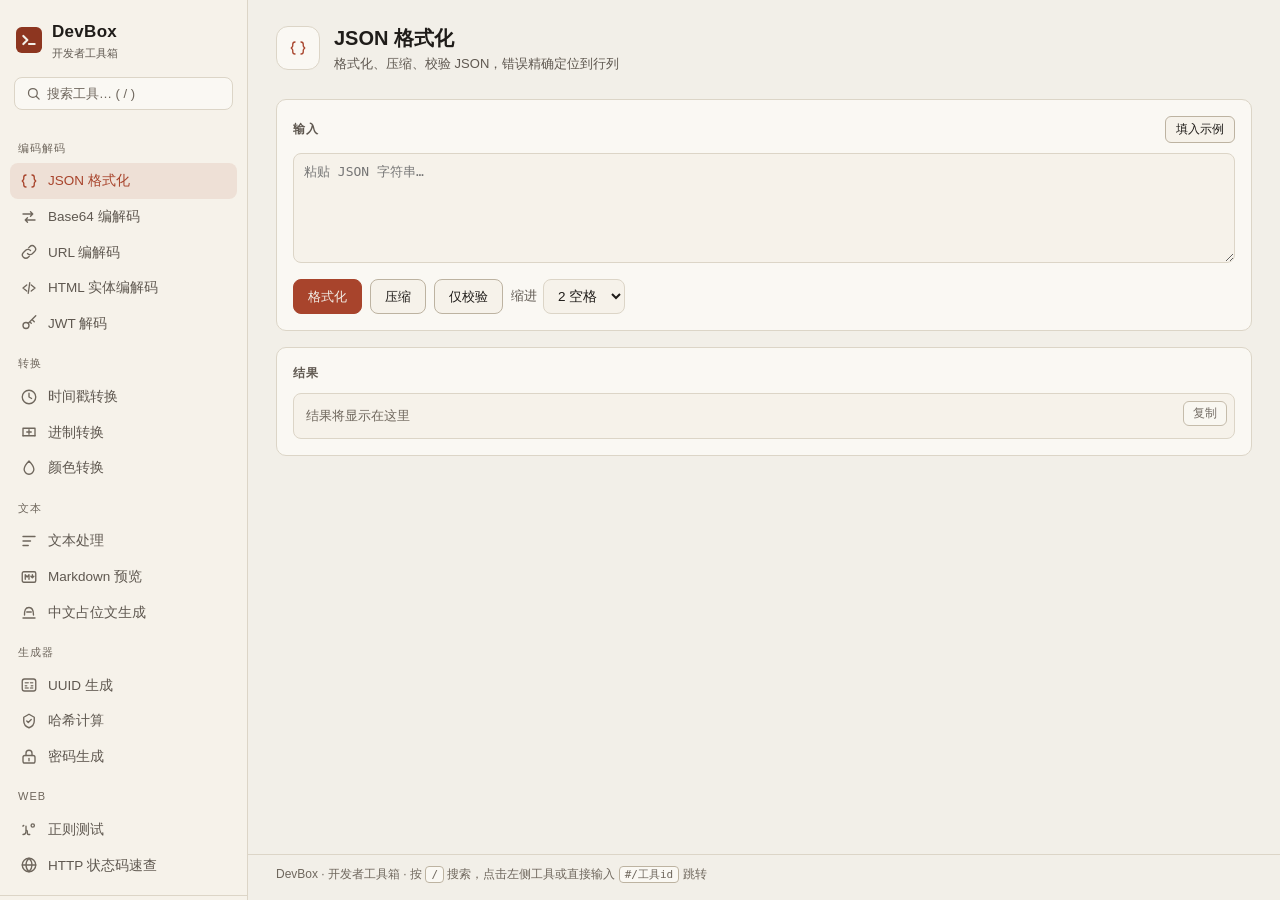
<file: apps/devbox/index.html>
<!DOCTYPE html>
<html lang="zh-CN">
<head>
<meta charset="UTF-8">
<meta name="viewport" content="width=device-width, initial-scale=1.0">
<meta name="description" content="DevBox — 开发者工具箱：JSON、Base64、时间戳、正则、颜色、哈希等 16 个常用工具">
<title>DevBox · 开发者工具箱 — Starry Lab</title>
<link rel="icon" href="data:image/svg+xml,%3Csvg xmlns='http://www.w3.org/2000/svg' viewBox='0 0 32 32'%3E%3Crect width='32' height='32' rx='7' fill='%238d3620'/%3E%3Cpath d='M9 11l5 5-5 5M16 21h7' stroke='%23f2efe8' stroke-width='2.6' fill='none' stroke-linecap='round' stroke-linejoin='round'/%3E%3C/svg%3E">
<link rel="stylesheet" href="css/style.css">
</head>
<body>
<div class="app">
  <aside class="sidebar" id="sidebar">
    <div class="brand">
      <span class="brand-logo">
        <svg viewBox="0 0 32 32" width="26" height="26"><rect width="32" height="32" rx="7" fill="#8d3620"/><path d="M9 11l5 5-5 5M16 21h7" stroke="#f2efe8" stroke-width="2.6" fill="none" stroke-linecap="round" stroke-linejoin="round"/></svg>
      </span>
      <div>
        <div class="brand-name">DevBox</div>
        <div class="brand-sub">开发者工具箱</div>
      </div>
    </div>
    <div class="search-wrap">
      <svg class="search-icon" viewBox="0 0 24 24" width="15" height="15" fill="none" stroke="currentColor" stroke-width="2" stroke-linecap="round"><circle cx="11" cy="11" r="7"/><path d="M21 21l-4.3-4.3"/></svg>
      <input id="search" type="text" placeholder="搜索工具… ( / )" autocomplete="off" spellcheck="false">
    </div>
    <nav id="nav" class="nav"></nav>
    <div class="sidebar-foot"><a class="back-link" href="../../">← 返回导航页</a><br><b>个人作品</b> · 独立设计与实现 · <a href="https://github.com/starryknight1231/starryknight1231.github.io" target="_blank" rel="noopener">源码</a><br>16 个工具 · 按 / 搜索<br>支持 URL 直达与上次使用记忆</div>
  </aside>
  <main class="main">
    <header class="tool-head">
      <div class="tool-head-icon" id="tool-icon"></div>
      <div>
        <h1 id="tool-title">DevBox</h1>
        <p id="tool-desc">选择左侧任意工具开始</p>
      </div>
    </header>
    <div id="tool-body" class="tool-body"></div>
    <footer class="main-foot">DevBox · 开发者工具箱 · <span id="home-hint">按 <kbd>/</kbd> 搜索，点击左侧工具或直接输入 <kbd>#/工具id</kbd> 跳转</span></footer>
  </main>
</div>
<div id="toast" class="toast" role="status"></div>

<script src="js/app.js"></script>
<script src="js/tools/encoders.js"></script>
<script src="js/tools/converters.js"></script>
<script src="js/tools/text.js"></script>
<script src="js/tools/generators.js"></script>
<script src="js/tools/web.js"></script>
</body>
</html>
</file>
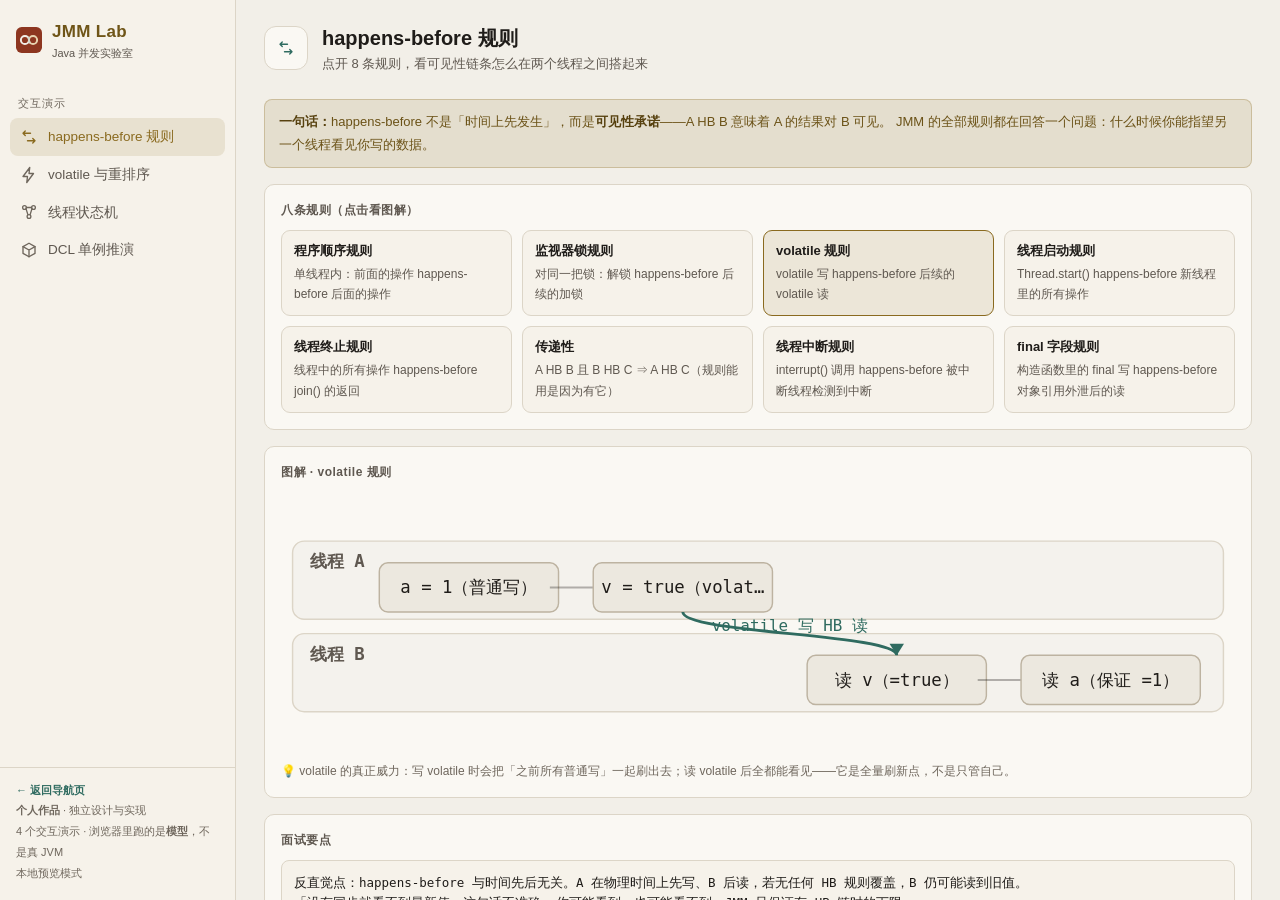
<file: apps/jmm-lab/index.html>
<!DOCTYPE html>
<html lang="zh-CN">
<head>
<meta charset="UTF-8">
<meta name="viewport" content="width=device-width, initial-scale=1.0">
<meta name="description" content="JMM Lab — Java 内存模型交互图解：happens-before 规则、volatile 可见性与重排序、线程状态机、DCL 单例推演">
<title>JMM Lab · Java 并发实验室 — Starry Lab</title>
<link rel="icon" href="data:image/svg+xml,%3Csvg xmlns='http://www.w3.org/2000/svg' viewBox='0 0 32 32'%3E%3Crect width='32' height='32' rx='7' fill='%238d3620'/%3E%3Ccircle cx='11' cy='16' r='5' fill='none' stroke='%23f2efe8' stroke-width='2.4'/%3E%3Ccircle cx='21' cy='16' r='5' fill='none' stroke='%23e8d3b0' stroke-width='2.4'/%3E%3Cpath d='M15 12l2 8' stroke='%23cfd8cf' stroke-width='2'/%3E%3C/svg%3E">
<link rel="stylesheet" href="css/style.css">
</head>
<body>
<div class="app">
  <aside class="sidebar" id="sidebar">
    <div class="brand">
      <span class="brand-logo">
        <svg viewBox="0 0 32 32" width="26" height="26"><rect width="32" height="32" rx="7" fill="#8d3620"/><circle cx="11" cy="16" r="5" fill="none" stroke="#f2efe8" stroke-width="2.4"/><circle cx="21" cy="16" r="5" fill="none" stroke="#e8d3b0" stroke-width="2.4"/><path d="M15 12l2 8" stroke="#cfd8cf" stroke-width="2"/></svg>
      </span>
      <div>
        <div class="brand-name">JMM Lab</div>
        <div class="brand-sub">Java 并发实验室</div>
      </div>
    </div>
    <nav id="nav" class="nav"></nav>
    <div class="sidebar-foot">
      <a class="back-link" href="../../">← 返回导航页</a><br>
      <b>个人作品</b> · 独立设计与实现<br>
      4 个交互演示 · 浏览器里跑的是<b>模型</b>，不是真 JVM<br><span id="src-line"><a href="https://github.com" id="gh-link" target="_blank" rel="noopener">源码</a></span>
    </div>
  </aside>
  <main class="main">
    <header class="tool-head">
      <div class="tool-head-icon" id="tool-icon"></div>
      <div>
        <h1 id="tool-title">JMM Lab</h1>
        <p id="tool-desc">选择左侧任意演示开始</p>
      </div>
    </header>
    <div id="tool-body" class="tool-body"></div>
    <footer class="main-foot">JMM Lab · 把《Java 并发编程实战》第 16 章画成可以点的动画</footer>
  </main>
</div>
<div id="toast" class="toast" role="status"></div>

<script src="js/app.js"></script>
<script src="js/demos/hb.js"></script>
<script src="js/demos/volatile-demo.js"></script>
<script src="js/demos/states.js"></script>
<script src="js/demos/dcl.js"></script>
</body>
</html>
</file>
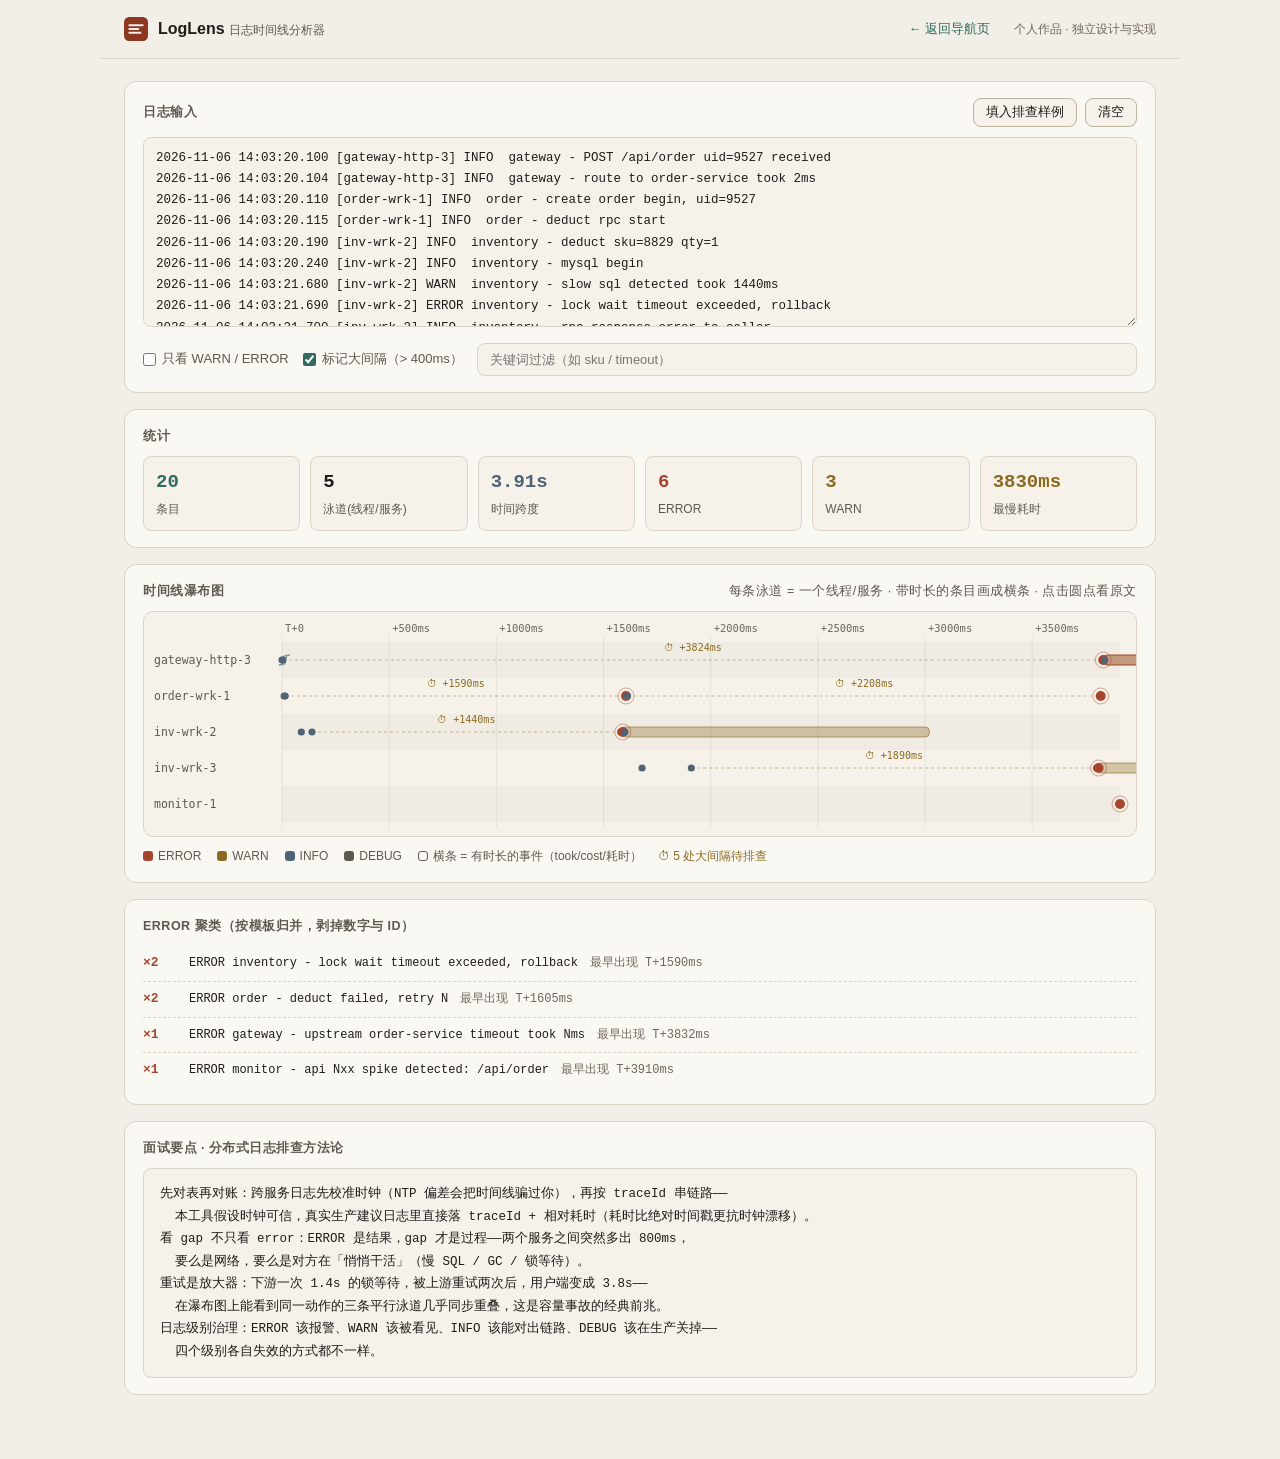
<file: apps/loglens/index.html>
<!DOCTYPE html>
<html lang="zh-CN">
<head>
<meta charset="UTF-8">
<meta name="viewport" content="width=device-width, initial-scale=1.0">
<meta name="description" content="LogLens — 粘贴多行日志，自动解析时间戳/级别/线程，渲染时间线瀑布图，定位跨服务卡顿与重试">
<title>LogLens · 日志时间线分析器 — Starry Lab</title>
<link rel="icon" href="data:image/svg+xml,%3Csvg xmlns='http://www.w3.org/2000/svg' viewBox='0 0 32 32'%3E%3Crect width='32' height='32' rx='7' fill='%238d3620'/%3E%3Cpath d='M7 11h18M7 16h12M7 21h15' stroke='%23f2efe8' stroke-width='2.4' stroke-linecap='round'/%3E%3C/svg%3E">
<link rel="stylesheet" href="css/style.css">
</head>
<body>
<header class="topbar">
  <div class="brand">
    <svg viewBox="0 0 32 32" width="24" height="24"><rect width="32" height="32" rx="7" fill="#8d3620"/><path d="M7 11h18M7 16h12M7 21h15" stroke="#f2efe8" stroke-width="2.4" stroke-linecap="round"/></svg>
    <span>LogLens <i>日志时间线分析器</i></span>
  </div>
  <nav>
    <a href="../../">← 返回导航页</a>
    <span class="who">个人作品 · 独立设计与实现</span>
    <a id="gh-link" href="#" target="_blank" rel="noopener">源码</a>
  </nav>
</header>

<main class="page">
  <div class="card">
    <div class="card-title">日志输入 <span style="display:flex;gap:8px">
      <button class="btn sm" id="ll-sample">填入排查样例</button>
      <button class="btn sm" id="ll-clear">清空</button></span></div>
    <textarea id="ll-in" spellcheck="false" placeholder="粘贴多行日志（自动识别 2026-11-06 14:03:21.123 / ISO / 纯时间 三种时间戳），支持跨服务混排"></textarea>
    <div class="row">
      <label class="chk"><input type="checkbox" id="ll-err-only"> 只看 WARN / ERROR</label>
      <label class="chk"><input type="checkbox" id="ll-gaps" checked> 标记大间隔（&gt; 400ms）</label>
      <input type="text" id="ll-q" class="kw" placeholder="关键词过滤（如 sku / timeout）" spellcheck="false">
    </div>
  </div>

  <div class="card">
    <div class="card-title">统计</div>
    <div class="stat-grid" id="ll-stats"></div>
  </div>

  <div class="card">
    <div class="card-title">时间线瀑布图 <span style="font-weight:400">每条泳道 = 一个线程/服务 · 带时长的条目画成横条 · 点击圆点看原文</span></div>
    <div class="stage"><canvas id="ll-canvas"></canvas></div>
    <div id="ll-tip" class="tip" style="display:none"></div>
    <div class="legend" id="ll-legend"></div>
  </div>

  <div class="card">
    <div class="card-title">ERROR 聚类（按模板归并，剥掉数字与 ID）</div>
    <div id="ll-cluster"><span class="hint">没有 ERROR</span></div>
  </div>

  <div class="card">
    <div class="card-title">面试要点 · 分布式日志排查方法论</div>
    <pre class="out" style="white-space:pre-wrap">先对表再对账：跨服务日志先校准时钟（NTP 偏差会把时间线骗过你），再按 traceId 串链路——
  本工具假设时钟可信，真实生产建议日志里直接落 traceId + 相对耗时（耗时比绝对时间戳更抗时钟漂移）。
看 gap 不只看 error：ERROR 是结果，gap 才是过程——两个服务之间突然多出 800ms，
  要么是网络，要么是对方在「悄悄干活」（慢 SQL / GC / 锁等待）。
重试是放大器：下游一次 1.4s 的锁等待，被上游重试两次后，用户端变成 3.8s——
  在瀑布图上能看到同一动作的三条平行泳道几乎同步重叠，这是容量事故的经典前兆。
日志级别治理：ERROR 该报警、WARN 该被看见、INFO 该能对出链路、DEBUG 该在生产关掉——
  四个级别各自失效的方式都不一样。</pre>
  </div>
</main>
<div id="toast" class="toast" role="status"></div>

<script src="js/app.js"></script>
</body>
</html>
</file>
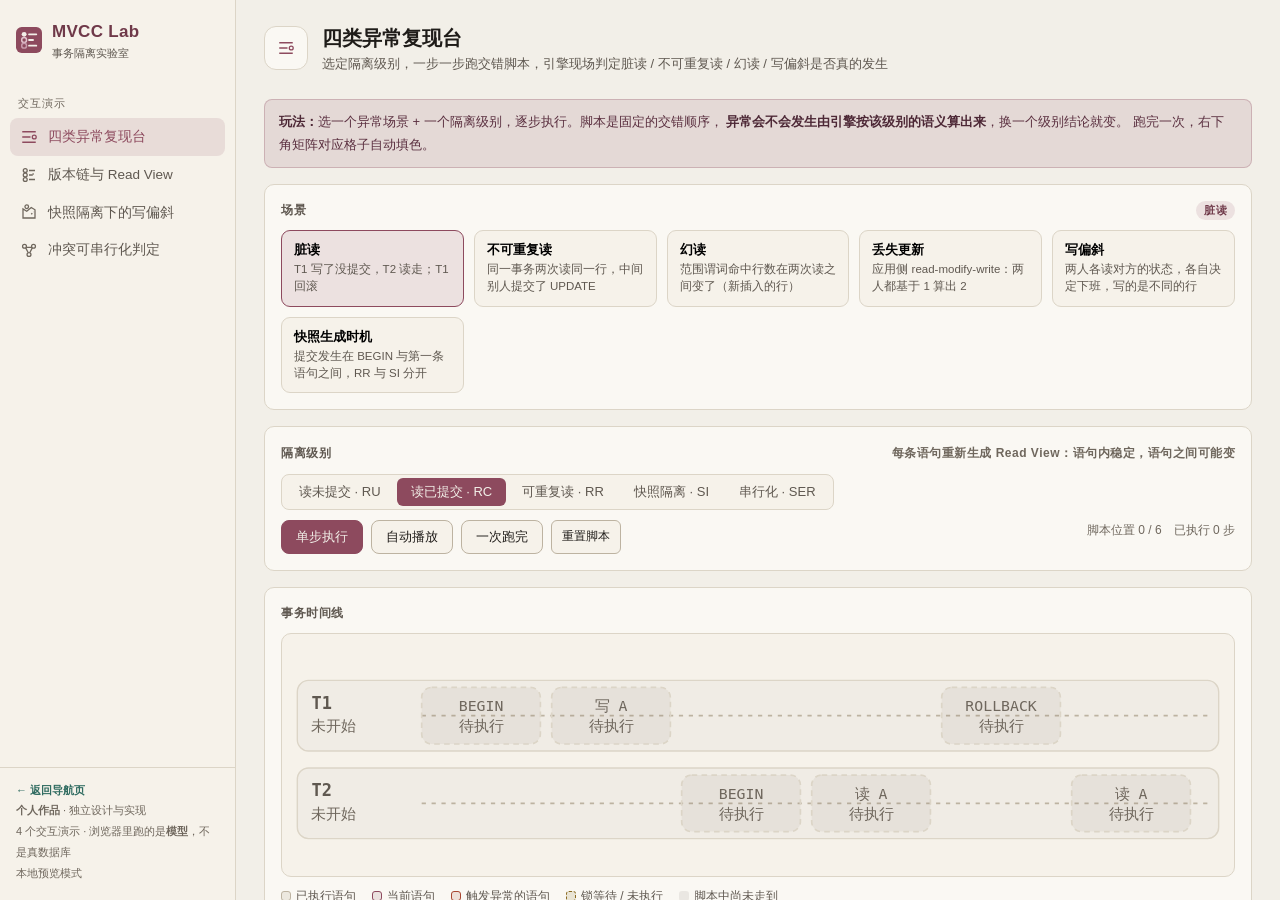
<file: apps/mvcc-lab/index.html>
<!DOCTYPE html>
<html lang="zh-CN">
<head>
<meta charset="UTF-8">
<meta name="viewport" content="width=device-width, initial-scale=1.0">
<meta name="description" content="MVCC Lab — 事务隔离实验室：隔离级别与异常复现、版本链与 Read View 可见性判定、快照隔离下的写偏斜、冲突可串行化判定">
<title>MVCC Lab · 事务隔离实验室 — Starry Lab</title>
<link rel="icon" href="data:image/svg+xml,%3Csvg xmlns='http://www.w3.org/2000/svg' viewBox='0 0 32 32'%3E%3Crect width='32' height='32' rx='7' fill='%238d4a5e'/%3E%3Ccircle cx='10' cy='9' r='3' fill='%23f2efe8'/%3E%3Ccircle cx='10' cy='16' r='3' fill='none' stroke='%23e2c4ce' stroke-width='1.8'/%3E%3Ccircle cx='10' cy='23' r='3' fill='none' stroke='%23c79aab' stroke-width='1.8'/%3E%3Cpath d='M16 9h9M16 16h5M16 23h9' stroke='%23f2efe8' stroke-width='2.2' stroke-linecap='round'/%3E%3C/svg%3E">
<link rel="stylesheet" href="css/style.css">
</head>
<body>
<div class="app">
  <aside class="sidebar" id="sidebar">
    <div class="brand">
      <span class="brand-logo">
        <svg viewBox="0 0 32 32" width="26" height="26"><rect width="32" height="32" rx="7" fill="#8d4a5e"/><circle cx="10" cy="9" r="3" fill="#f2efe8"/><circle cx="10" cy="16" r="3" fill="none" stroke="#e2c4ce" stroke-width="1.8"/><circle cx="10" cy="23" r="3" fill="none" stroke="#c79aab" stroke-width="1.8"/><path d="M16 9h9M16 16h5M16 23h9" stroke="#f2efe8" stroke-width="2.2" stroke-linecap="round"/></svg>
      </span>
      <div>
        <div class="brand-name">MVCC Lab</div>
        <div class="brand-sub">事务隔离实验室</div>
      </div>
    </div>
    <nav id="nav" class="nav"></nav>
    <div class="sidebar-foot">
      <a class="back-link" href="../../">← 返回导航页</a><br>
      <b>个人作品</b> · 独立设计与实现<br>
      4 个交互演示 · 浏览器里跑的是<b>模型</b>，不是真数据库<br><span id="src-line"><a href="https://github.com" id="gh-link" target="_blank" rel="noopener">源码</a></span>
    </div>
  </aside>
  <main class="main">
    <header class="tool-head">
      <div class="tool-head-icon" id="tool-icon"></div>
      <div>
        <h1 id="tool-title">MVCC Lab</h1>
        <p id="tool-desc">选择左侧任意演示开始</p>
      </div>
    </header>
    <div id="tool-body" class="tool-body"></div>
    <footer class="main-foot">MVCC Lab · 可见性判定、锁等待与串行化图全部在页面上的模型里实时算出</footer>
  </main>
</div>
<div id="toast" class="toast" role="status"></div>

<script src="js/app.js"></script>
<script src="js/mvcc-core.js"></script>
<script src="js/demos/anomaly.js"></script>
<script src="js/demos/version.js"></script>
<script src="js/demos/skew.js"></script>
<script src="js/demos/schedule.js"></script>
</body>
</html>
</file>
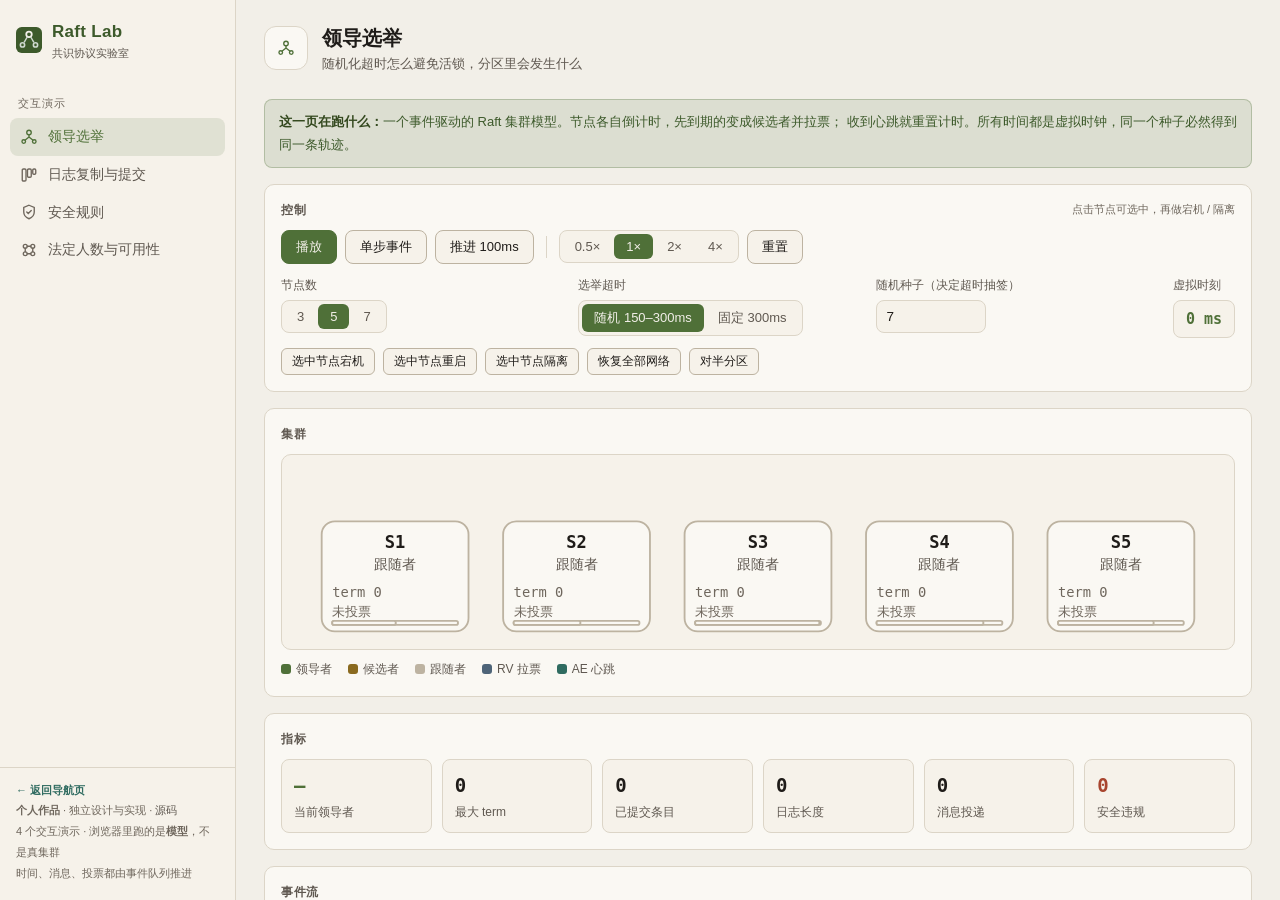
<file: apps/raft-lab/index.html>
<!DOCTYPE html>
<html lang="zh-CN">
<head>
<meta charset="UTF-8">
<meta name="viewport" content="width=device-width, initial-scale=1.0">
<meta name="description" content="Raft Lab — 共识协议交互模型：领导选举与活锁、日志复制与提交、投票限制与提交规则的安全性、法定人数与分区可用性">
<title>Raft Lab · 共识协议实验室 — Starry Lab</title>
<link rel="icon" href="data:image/svg+xml,%3Csvg xmlns='http://www.w3.org/2000/svg' viewBox='0 0 32 32'%3E%3Crect width='32' height='32' rx='7' fill='%233d5a2b'/%3E%3Ccircle cx='16' cy='9' r='3.4' fill='none' stroke='%23f2efe8' stroke-width='2.2'/%3E%3Ccircle cx='8' cy='22' r='2.6' fill='none' stroke='%23cfd8cf' stroke-width='2'/%3E%3Ccircle cx='24' cy='22' r='2.6' fill='none' stroke='%23cfd8cf' stroke-width='2'/%3E%3Cpath d='M14 12l-4 7M18 12l4 7' stroke='%23cfd8cf' stroke-width='1.8'/%3E%3C/svg%3E">
<link rel="stylesheet" href="css/style.css">
</head>
<body>
<div class="app">
  <aside class="sidebar" id="sidebar">
    <div class="brand">
      <span class="brand-logo">
        <svg viewBox="0 0 32 32" width="26" height="26"><rect width="32" height="32" rx="7" fill="#3d5a2b"/><circle cx="16" cy="9" r="3.4" fill="none" stroke="#f2efe8" stroke-width="2.2"/><circle cx="8" cy="22" r="2.6" fill="none" stroke="#cfd8cf" stroke-width="2"/><circle cx="24" cy="22" r="2.6" fill="none" stroke="#cfd8cf" stroke-width="2"/><path d="M14 12l-4 7M18 12l4 7" stroke="#cfd8cf" stroke-width="1.8"/></svg>
      </span>
      <div>
        <div class="brand-name">Raft Lab</div>
        <div class="brand-sub">共识协议实验室</div>
      </div>
    </div>
    <nav id="nav" class="nav"></nav>
    <div class="sidebar-foot">
      <a class="back-link" href="../../">← 返回导航页</a><br>
      <b>个人作品</b> · 独立设计与实现 · <a href="https://github.com/starryknight1231/starryknight1231.github.io" target="_blank" rel="noopener">源码</a><br>
      4 个交互演示 · 浏览器里跑的是<b>模型</b>，不是真集群<br>
      时间、消息、投票都由事件队列推进
    </div>
  </aside>
  <main class="main">
    <header class="tool-head">
      <div class="tool-head-icon" id="tool-icon"></div>
      <div>
        <h1 id="tool-title">Raft Lab</h1>
        <p id="tool-desc">选择左侧任意演示开始</p>
      </div>
    </header>
    <div id="tool-body" class="tool-body"></div>
    <footer class="main-foot">Raft Lab · 结论不写在代码里，由不变量检查当场判定</footer>
  </main>
</div>
<div id="toast" class="toast" role="status"></div>

<script src="js/raft-core.js"></script>
<script src="js/app.js"></script>
<script src="js/cluster-view.js"></script>
<script src="js/demos/election.js"></script>
<script src="js/demos/replication.js"></script>
<script src="js/demos/safety.js"></script>
<script src="js/demos/quorum.js"></script>
</body>
</html>
</file>
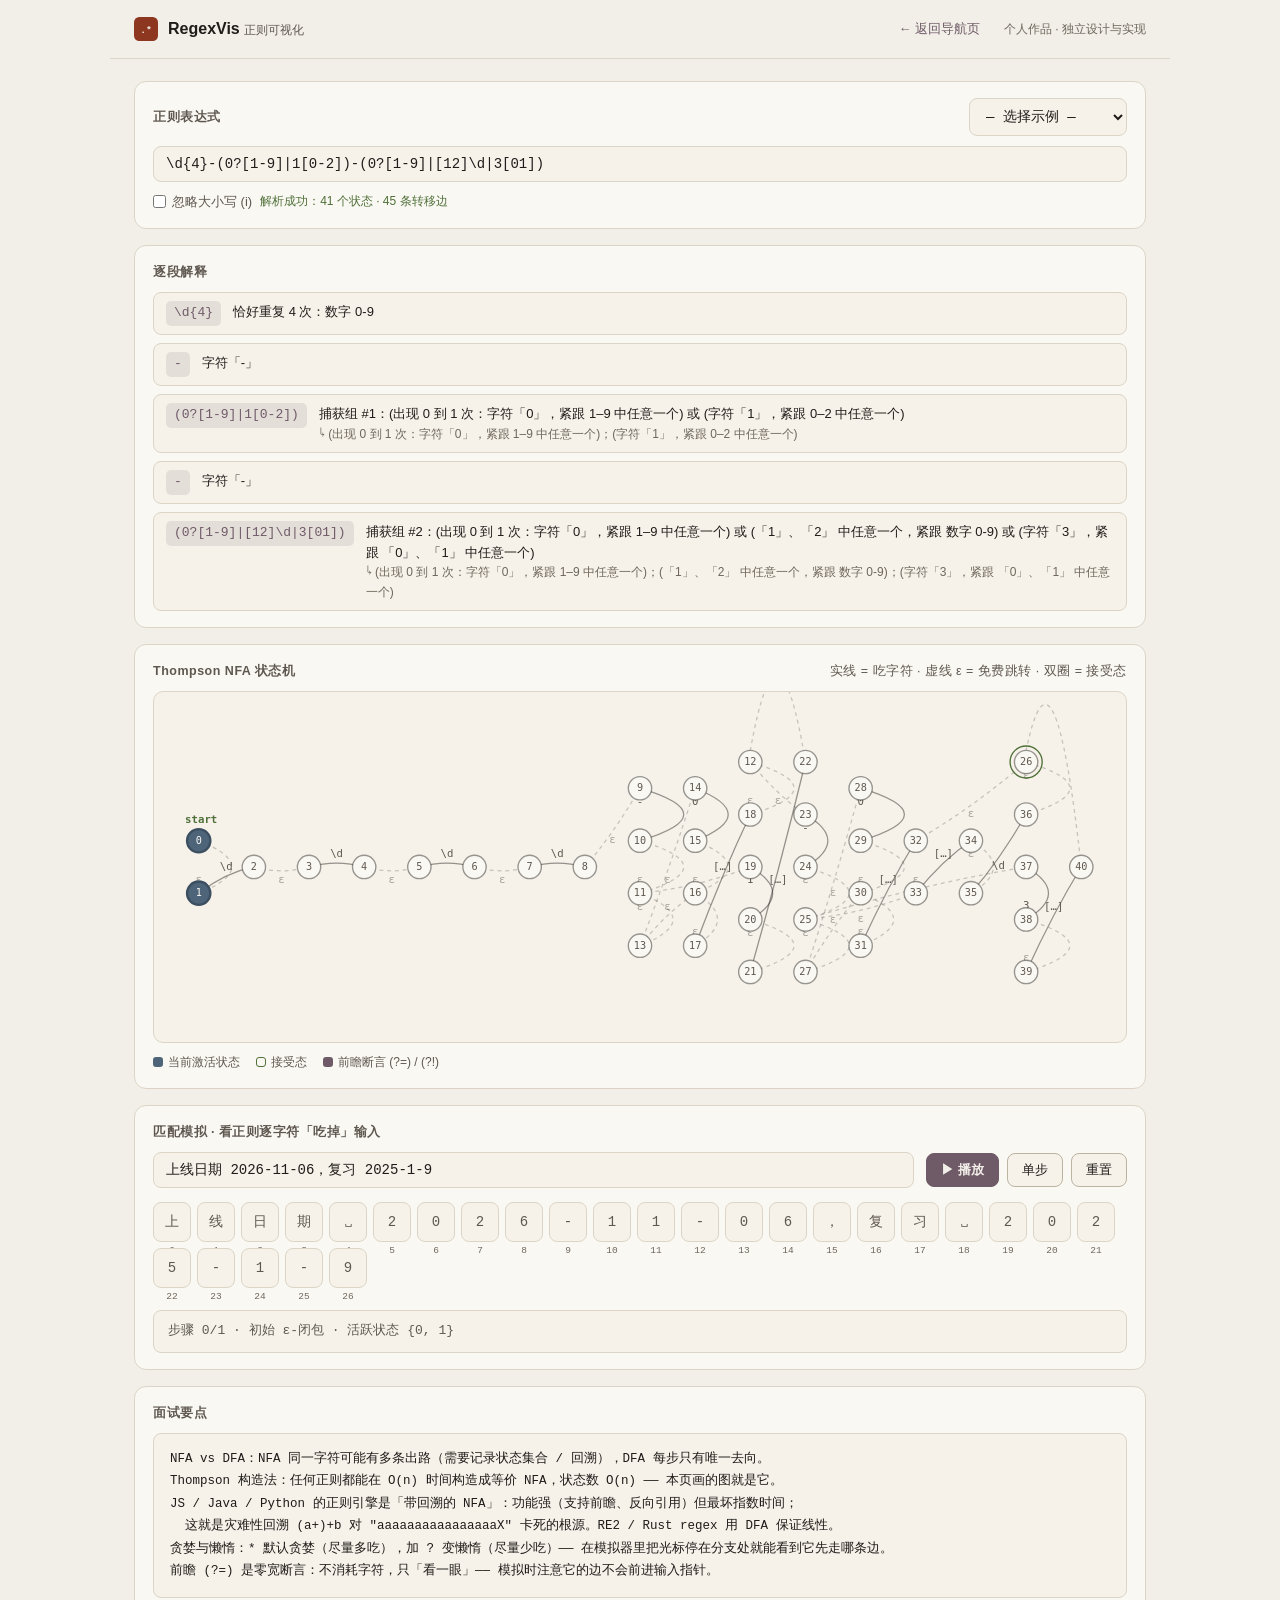
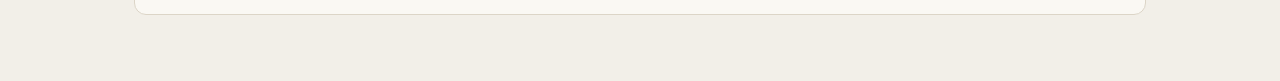
<file: apps/regexvis/index.html>
<!DOCTYPE html>
<html lang="zh-CN">
<head>
<meta charset="UTF-8">
<meta name="viewport" content="width=device-width, initial-scale=1.0">
<meta name="description" content="RegexVis — 正则表达式可视化：逐段中文解释 + Thompson NFA 状态机 + 逐字符匹配动画">
<title>RegexVis · 正则可视化 — Starry Lab</title>
<link rel="icon" href="data:image/svg+xml,%3Csvg xmlns='http://www.w3.org/2000/svg' viewBox='0 0 32 32'%3E%3Crect width='32' height='32' rx='7' fill='%238d3620'/%3E%3Ctext x='16' y='22' font-size='14' text-anchor='middle' fill='%23f2efe8' font-family='monospace'%3E.*%3C/text%3E%3C/svg%3E">
<link rel="stylesheet" href="css/style.css">
</head>
<body>
<header class="topbar">
  <div class="brand">
    <svg viewBox="0 0 32 32" width="24" height="24"><rect width="32" height="32" rx="7" fill="#8d3620"/><text x="16" y="21" font-size="13" text-anchor="middle" fill="#f2efe8" font-family="monospace">.*</text></svg>
    <span>RegexVis <i>正则可视化</i></span>
  </div>
  <nav>
    <a href="../../">← 返回导航页</a>
    <span class="who">个人作品 · 独立设计与实现</span>
    <a id="gh-link" href="#" target="_blank" rel="noopener">源码</a>
  </nav>
</header>

<main class="page">
  <div class="card">
    <div class="card-title">正则表达式
      <select id="rv-example" style="width:auto">
        <option value="">— 选择示例 —</option>
        <option value="email">邮箱</option>
        <option value="phone">手机号</option>
        <option value="ipv4">IPv4</option>
        <option value="date">日期</option>
        <option value="url">URL 路径</option>
        <option value="pwd">密码强度（前瞻）</option>
        <option value="hex">十六进制颜色</option>
      </select>
    </div>
    <input type="text" id="rv-regex" placeholder="输入正则，如 ^\d{4}-\d{2}$ 或 (ab|cd)+" spellcheck="false" autocomplete="off">
    <div class="btn-row">
      <label class="chk"><input type="checkbox" id="rv-ci"> 忽略大小写 (i)</label>
      <span class="hint" id="rv-status" style="margin:0"></span>
    </div>
  </div>

  <div class="card">
    <div class="card-title">逐段解释</div>
    <div id="rv-segs" class="seg-list"><span class="hint">输入正则后，这里逐段给出中文解释</span></div>
  </div>

  <div class="card">
    <div class="card-title">Thompson NFA 状态机 <span style="font-weight:400">实线 = 吃字符 · 虚线 ε = 免费跳转 · 双圈 = 接受态</span></div>
    <div class="stage"><canvas id="rv-canvas"></canvas></div>
    <div class="scroll-hint">← 左右滑动查看完整状态机 →</div>
    <div class="legend">
      <span><i style="background:#4e6478"></i>当前激活状态</span>
      <span><i style="background:none;border:1.5px solid #4f7038"></i>接受态</span>
      <span><i style="background:#6f5a68"></i>前瞻断言 (?=) / (?!)</span>
    </div>
  </div>

  <div class="card">
    <div class="card-title">匹配模拟 · 看正则逐字符「吃掉」输入</div>
    <div class="row">
      <input type="text" id="rv-input" placeholder="输入测试字符串" spellcheck="false" autocomplete="off">
      <div class="fix btn-row" style="margin:0">
        <button class="btn teal" id="rv-play">▶ 播放</button>
        <button class="btn" id="rv-step">单步</button>
        <button class="btn" id="rv-reset">重置</button>
      </div>
    </div>
    <div class="cells" id="rv-cells"></div>
    <div class="verdict" id="rv-verdict">输入后自动开始模拟</div>
  </div>

  <div class="card">
    <div class="card-title">面试要点</div>
    <pre class="out" style="white-space:pre-wrap">NFA vs DFA：NFA 同一字符可能有多条出路（需要记录状态集合 / 回溯），DFA 每步只有唯一去向。
Thompson 构造法：任何正则都能在 O(n) 时间构造成等价 NFA，状态数 O(n) —— 本页画的图就是它。
JS / Java / Python 的正则引擎是「带回溯的 NFA」：功能强（支持前瞻、反向引用）但最坏指数时间；
  这就是灾难性回溯 (a+)+b 对 "aaaaaaaaaaaaaaaaX" 卡死的根源。RE2 / Rust regex 用 DFA 保证线性。
贪婪与懒惰：* 默认贪婪（尽量多吃），加 ? 变懒惰（尽量少吃）—— 在模拟器里把光标停在分支处就能看到它先走哪条边。
前瞻 (?=) 是零宽断言：不消耗字符，只「看一眼」—— 模拟时注意它的边不会前进输入指针。</pre>
  </div>
</main>
<div id="toast" class="toast" role="status"></div>

<script src="js/parser.js"></script>
<script src="js/nfa.js"></script>
<script src="js/app.js"></script>
</body>
</html>
</file>
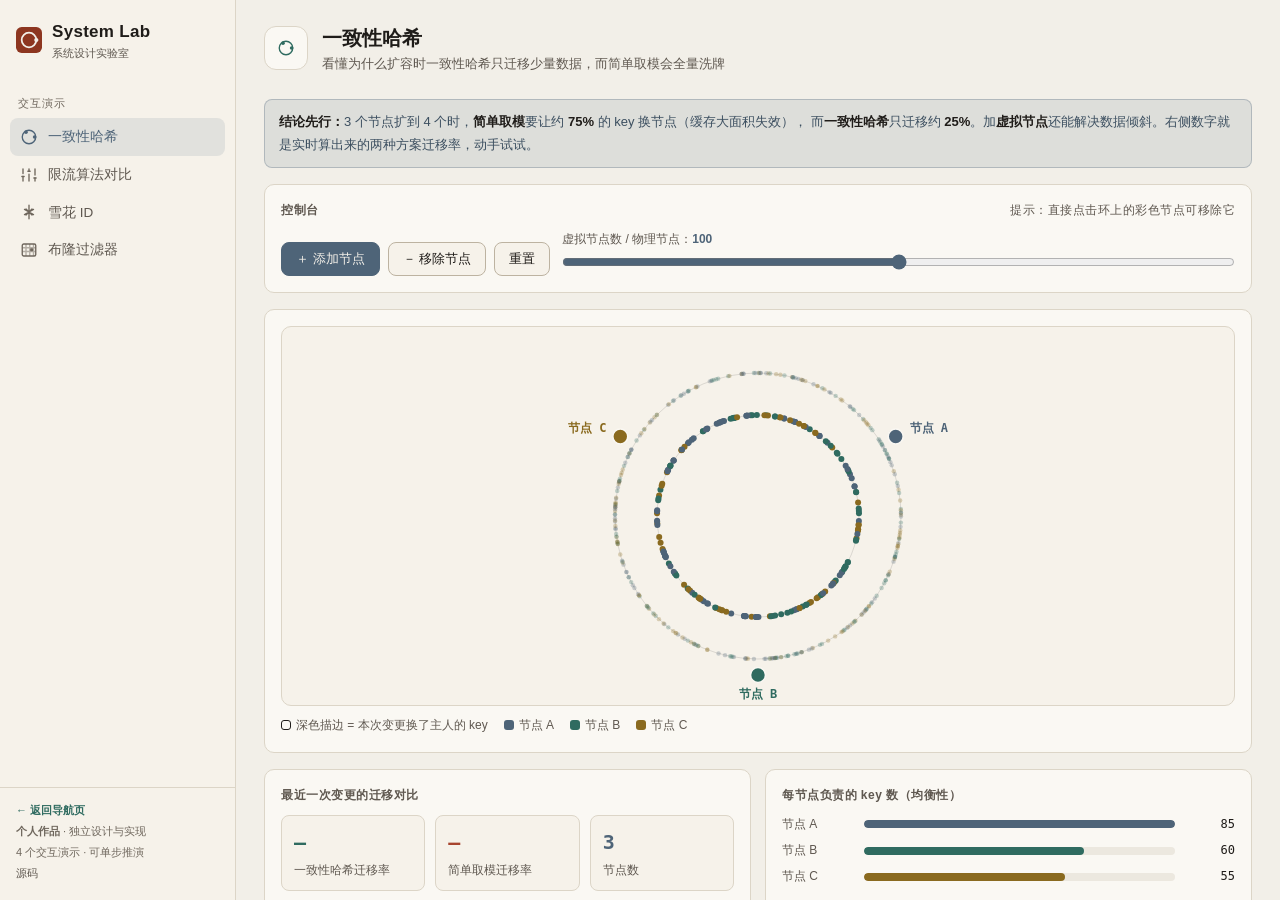
<file: apps/system-lab/index.html>
<!DOCTYPE html>
<html lang="zh-CN">
<head>
<meta charset="UTF-8">
<meta name="viewport" content="width=device-width, initial-scale=1.0">
<meta name="description" content="System Lab — 一致性哈希、限流算法、雪花 ID 与布隆过滤器的交互演示">
<title>System Lab · 系统设计实验室 — Starry Lab</title>
<link rel="icon" href="data:image/svg+xml,%3Csvg xmlns='http://www.w3.org/2000/svg' viewBox='0 0 32 32'%3E%3Crect width='32' height='32' rx='7' fill='%238d3620'/%3E%3Ccircle cx='16' cy='16' r='9' fill='none' stroke='%23f2efe8' stroke-width='2.2'/%3E%3Ccircle cx='25' cy='16' r='2.6' fill='%23f2efe8'/%3E%3C/svg%3E">
<link rel="stylesheet" href="css/style.css">
</head>
<body>
<div class="app">
  <aside class="sidebar" id="sidebar">
    <div class="brand">
      <span class="brand-logo">
        <svg viewBox="0 0 32 32" width="26" height="26"><rect width="32" height="32" rx="7" fill="#8d3620"/><circle cx="16" cy="16" r="9" fill="none" stroke="#f2efe8" stroke-width="2.2"/><circle cx="25" cy="16" r="2.6" fill="#f2efe8"/></svg>
      </span>
      <div>
        <div class="brand-name">System Lab</div>
        <div class="brand-sub">系统设计实验室</div>
      </div>
    </div>
    <nav id="nav" class="nav"></nav>
    <div class="sidebar-foot">
      <a class="back-link" href="../../">← 返回导航页</a><br>
      <b>个人作品</b> · 独立设计与实现<br>
      4 个交互演示 · 可单步推演<br><span id="src-line"><a href="https://github.com" id="gh-link" target="_blank" rel="noopener">源码</a></span>
    </div>
  </aside>
  <main class="main">
    <header class="tool-head">
      <div class="tool-head-icon" id="tool-icon"></div>
      <div>
        <h1 id="tool-title">System Lab</h1>
        <p id="tool-desc">选择左侧任意演示开始</p>
      </div>
    </header>
    <div id="tool-body" class="tool-body"></div>
    <footer class="main-foot">System Lab · 交互式系统设计演示</footer>
  </main>
</div>
<div id="toast" class="toast" role="status"></div>

<script src="js/app.js"></script>
<script src="js/demos/hash-ring.js"></script>
<script src="js/demos/ratelimit.js"></script>
<script src="js/demos/snowflake.js"></script>
<script src="js/demos/bloom.js"></script>
</body>
</html>
</file>
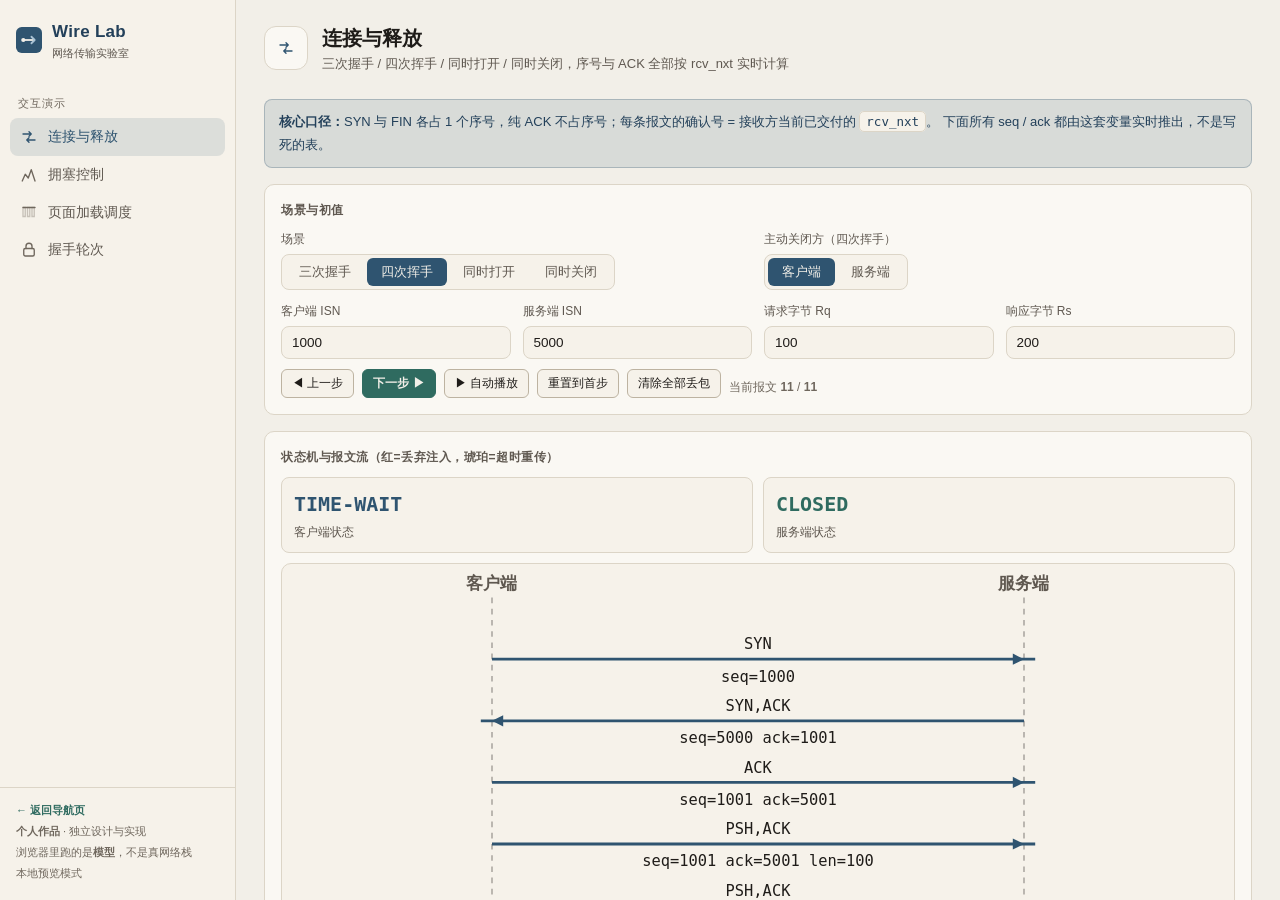
<file: apps/wire-lab/index.html>
<!DOCTYPE html>
<html lang="zh-CN">
<head>
<meta charset="UTF-8">
<meta name="viewport" content="width=device-width, initial-scale=1.0">
<meta name="description" content="Wire Lab — 网络传输实验室：TCP 连接与释放的序号推演、拥塞控制算法、HTTP 页面加载调度与 TLS 握手轮次的交互模型">
<title>Wire Lab · 网络传输实验室 — Starry Lab</title>
<link rel="icon" href="data:image/svg+xml,%3Csvg xmlns='http://www.w3.org/2000/svg' viewBox='0 0 32 32'%3E%3Crect width='32' height='32' rx='7' fill='%232f5470'/%3E%3Cpath d='M9 16h14' stroke='%23f2efe8' stroke-width='2.2'/%3E%3Cpath d='M19 12l4 4-4 4' fill='none' stroke='%23a9c2d4' stroke-width='2.2' stroke-linecap='round' stroke-linejoin='round'/%3E%3Ccircle cx='9' cy='16' r='2.6' fill='%23f2efe8'/%3E%3C/svg%3E">
<link rel="stylesheet" href="css/style.css">
</head>
<body>
<div class="app">
  <aside class="sidebar" id="sidebar">
    <div class="brand">
      <span class="brand-logo">
        <svg viewBox="0 0 32 32" width="26" height="26"><rect width="32" height="32" rx="7" fill="#2f5470"/><path d="M9 16h14" stroke="#f2efe8" stroke-width="2.2"/><path d="M19 12l4 4-4 4" fill="none" stroke="#a9c2d4" stroke-width="2.2" stroke-linecap="round" stroke-linejoin="round"/><circle cx="9" cy="16" r="2.6" fill="#f2efe8"/></svg>
      </span>
      <div>
        <div class="brand-name">Wire Lab</div>
        <div class="brand-sub">网络传输实验室</div>
      </div>
    </div>
    <nav id="nav" class="nav"></nav>
    <div class="sidebar-foot">
      <a class="back-link" href="../../">← 返回导航页</a><br>
      <b>个人作品</b> · 独立设计与实现<br>
      浏览器里跑的是<b>模型</b>，不是真网络栈<br><span id="src-note"><a href="https://github.com" id="gh-link" target="_blank" rel="noopener">源码</a></span>
    </div>
  </aside>
  <main class="main">
    <header class="tool-head">
      <div class="tool-head-icon" id="tool-icon"></div>
      <div>
        <h1 id="tool-title">Wire Lab</h1>
        <p id="tool-desc">选择左侧任意演示开始</p>
      </div>
    </header>
    <div id="tool-body" class="tool-body"></div>
    <footer class="main-foot">Wire Lab · 用状态机与离散事件模型推演 TCP 序号、拥塞窗口、页面加载与 TLS 握手轮次</footer>
  </main>
</div>
<div id="toast" class="toast" role="status"></div>

<script src="js/app.js"></script>
<script src="js/demos/tcp.js"></script>
<script src="js/demos/cwnd.js"></script>
<script src="js/demos/http.js"></script>
<script src="js/demos/tls.js"></script>
</body>
</html>
</file>
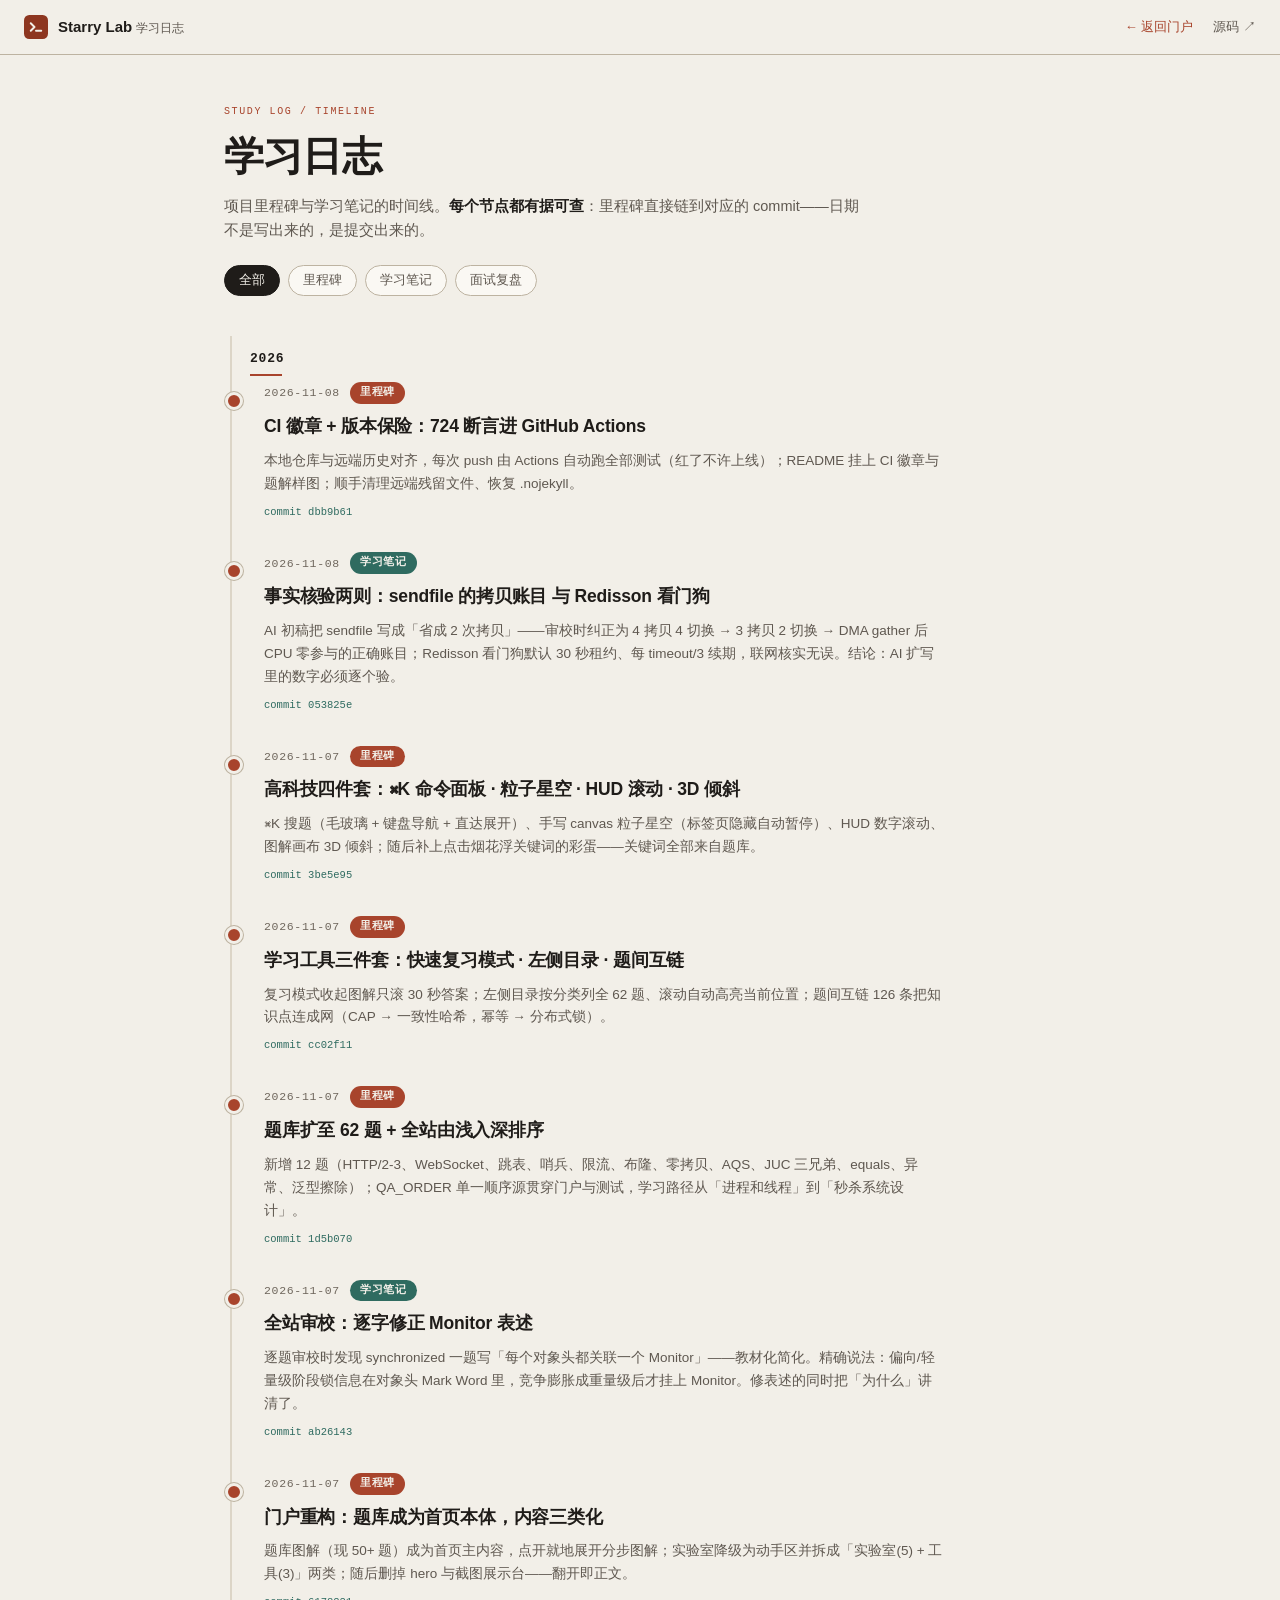
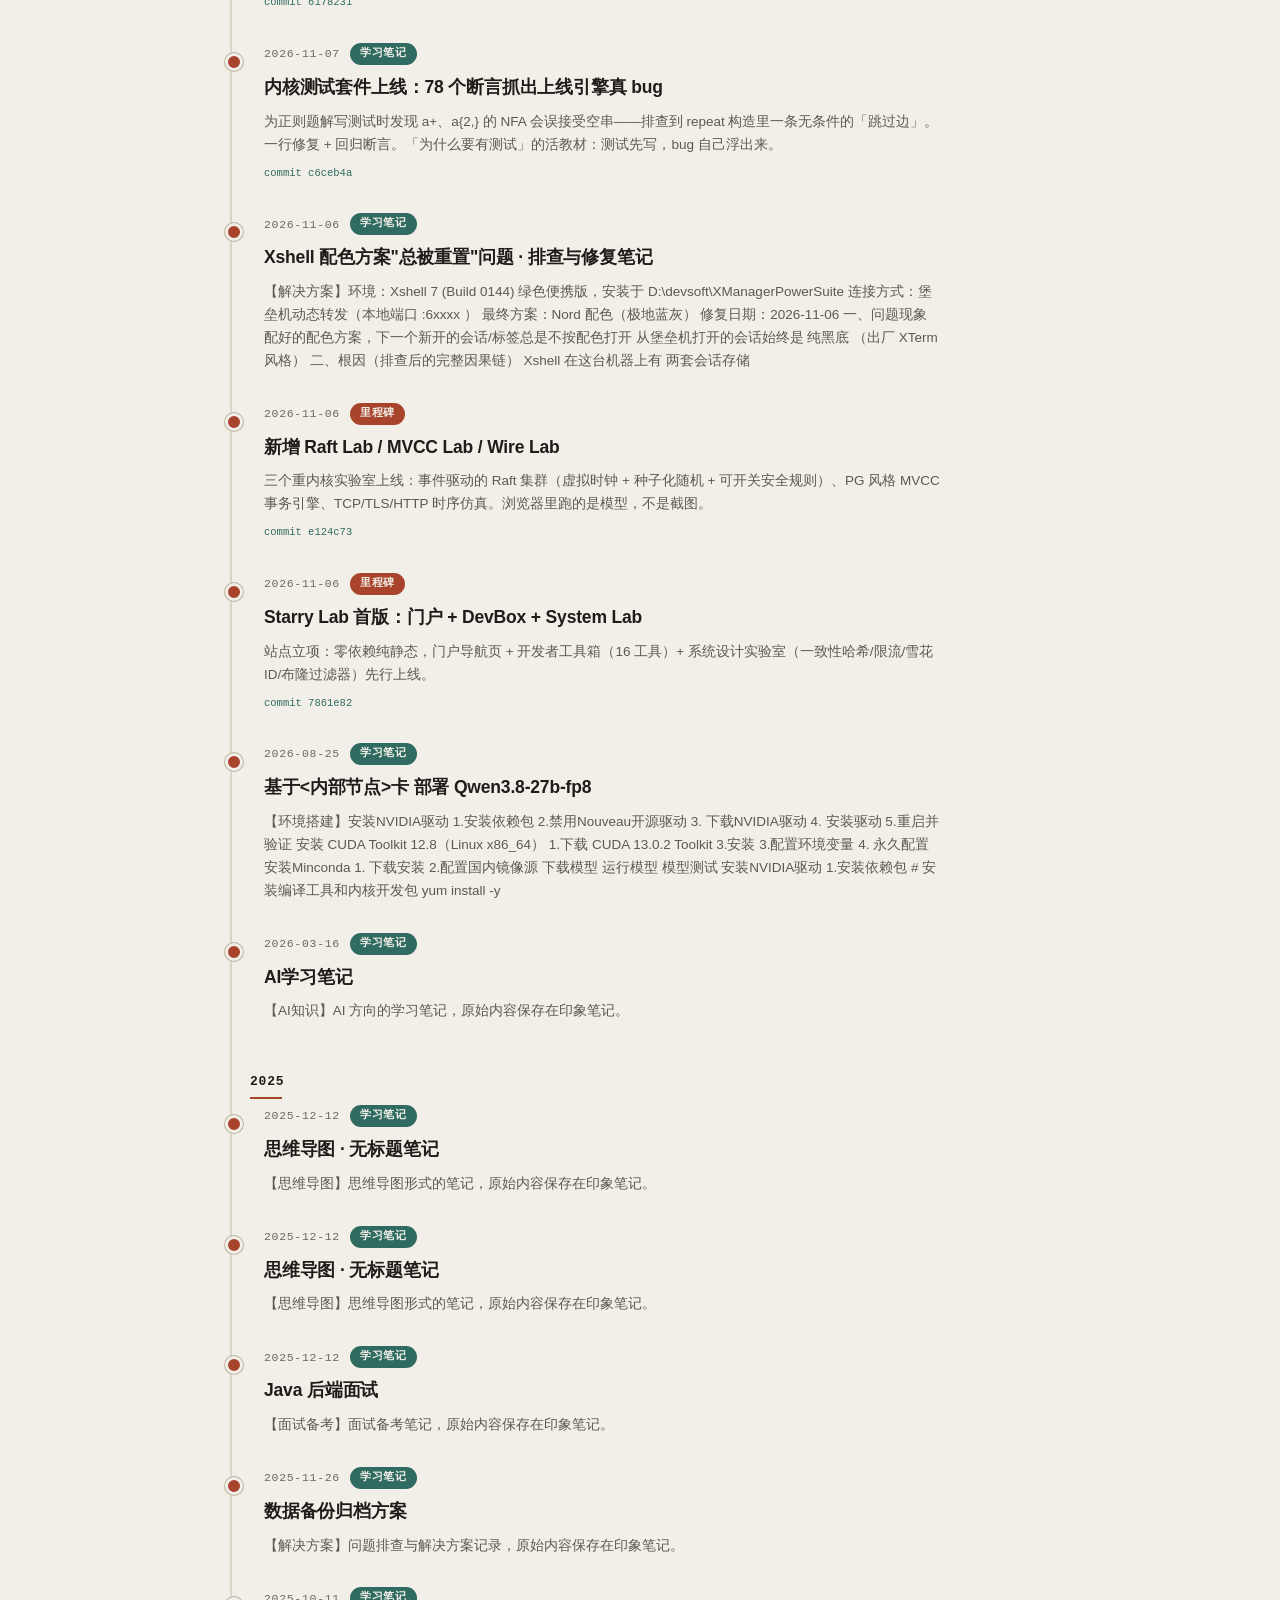
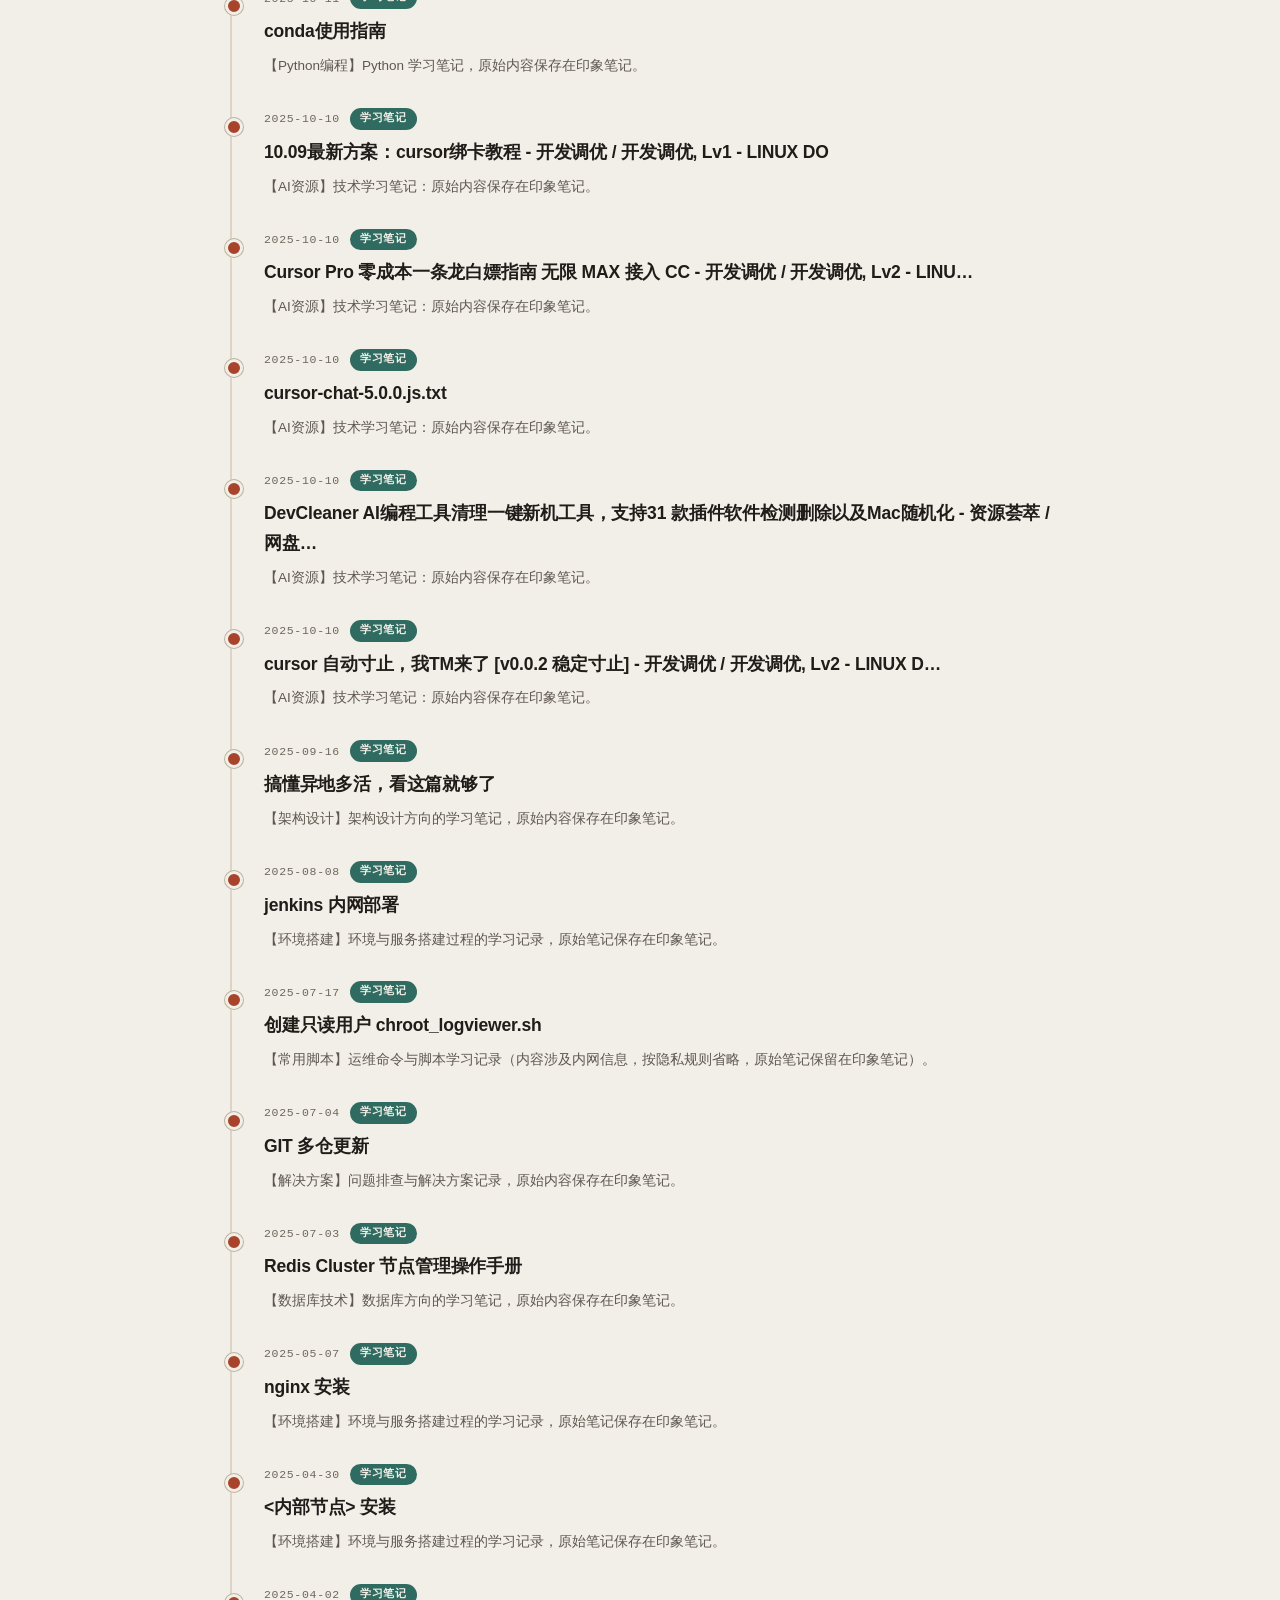
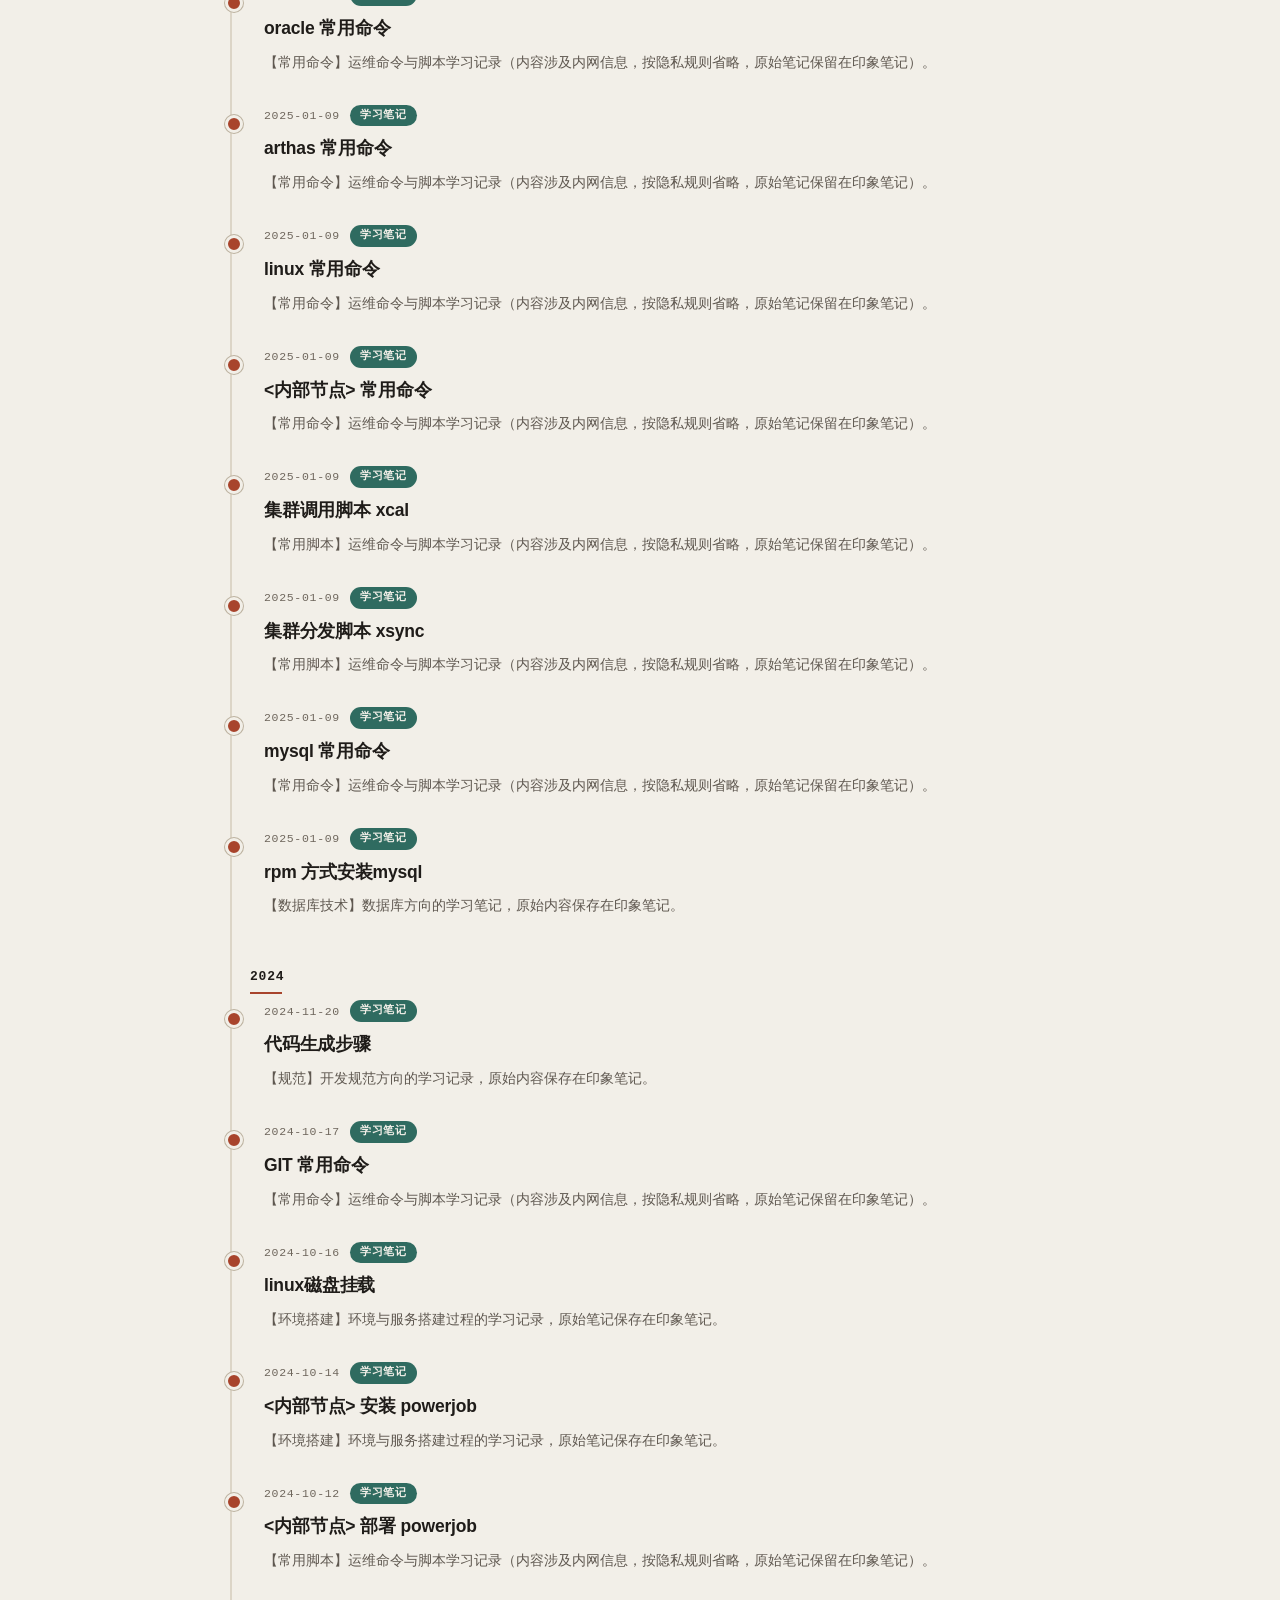
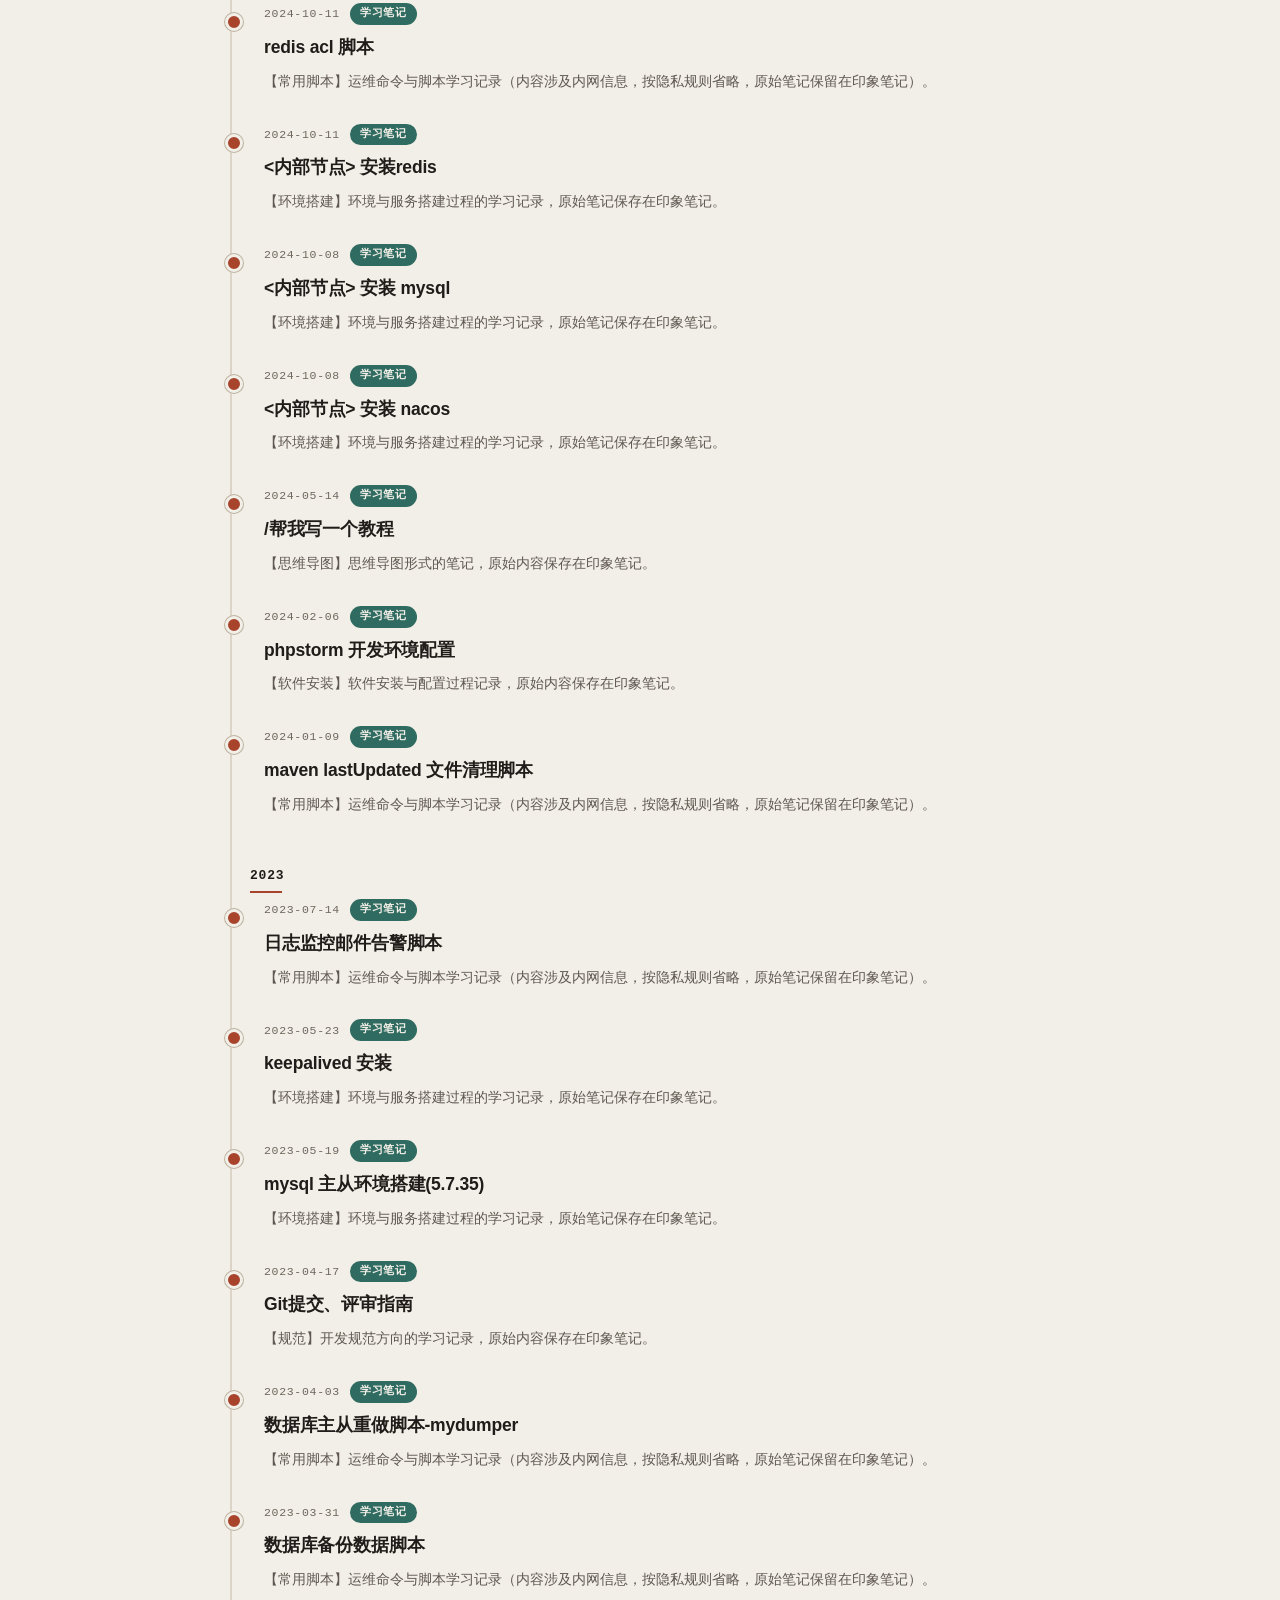
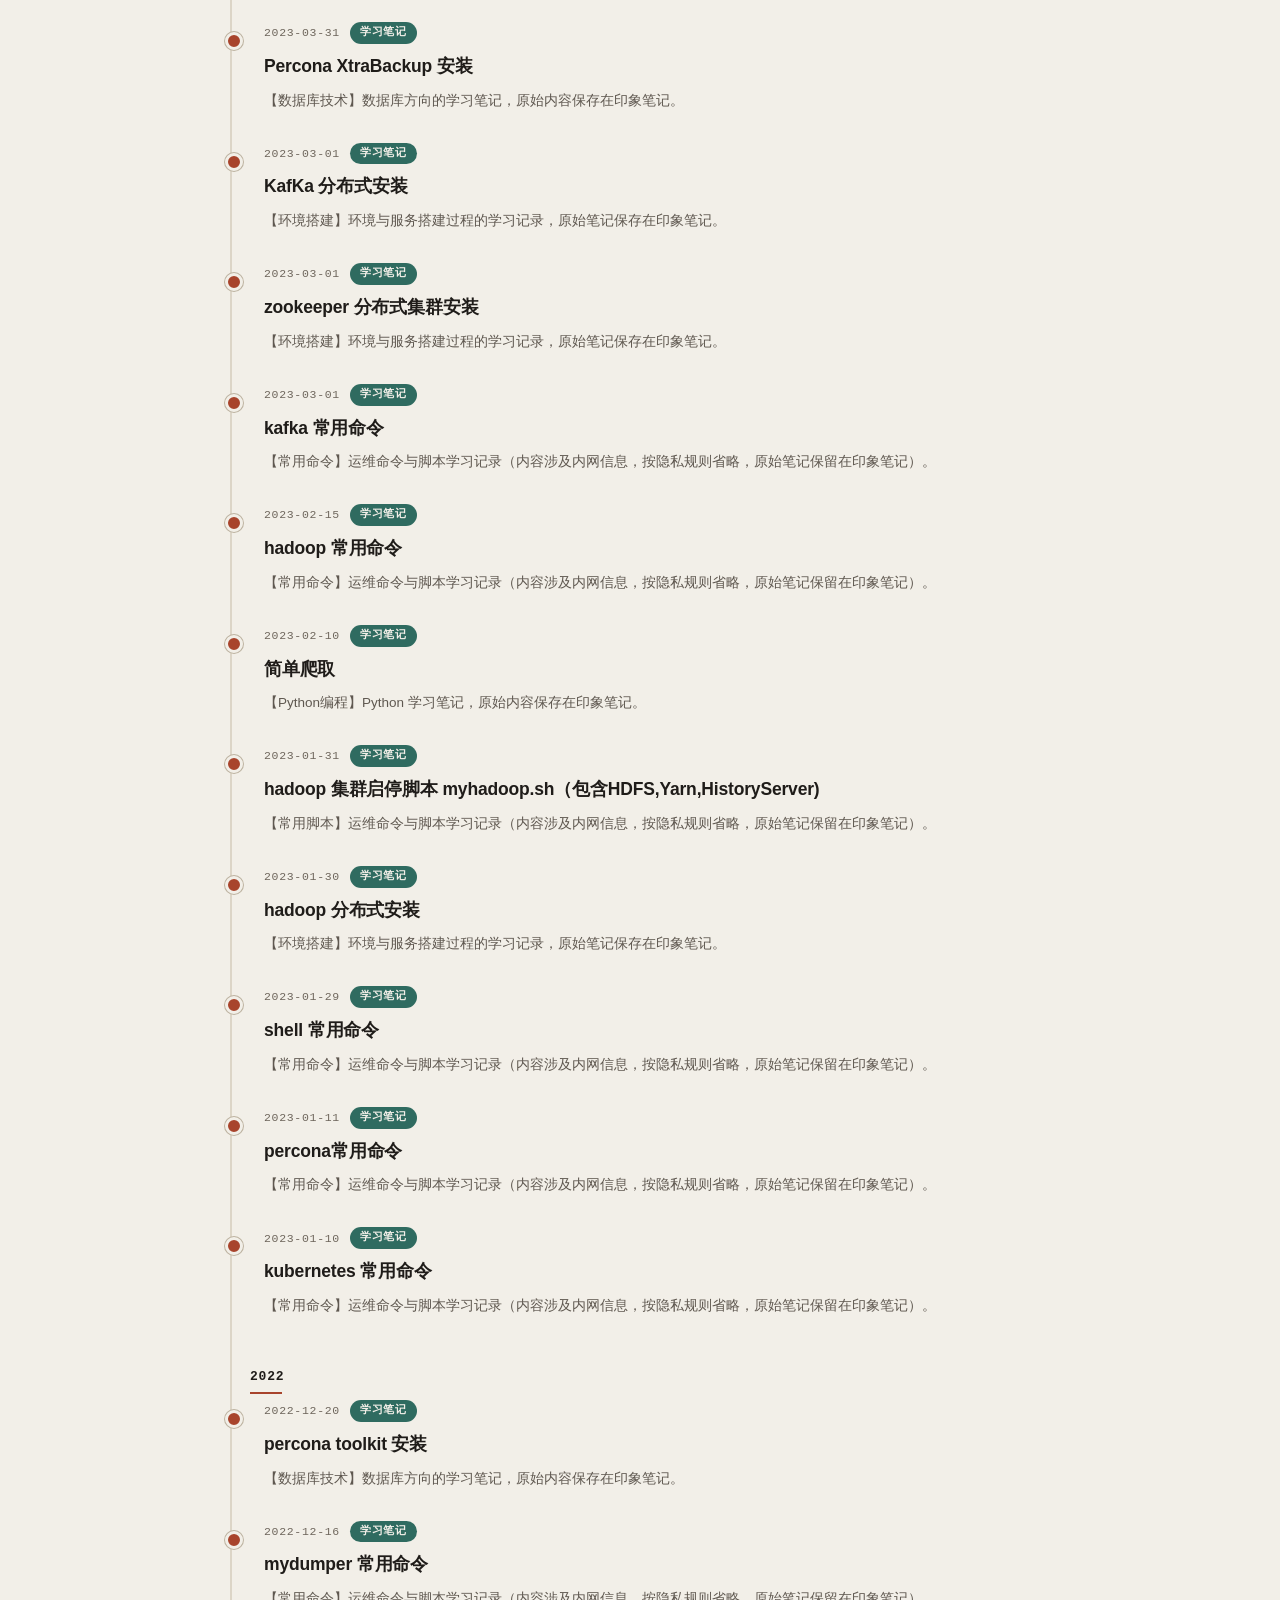
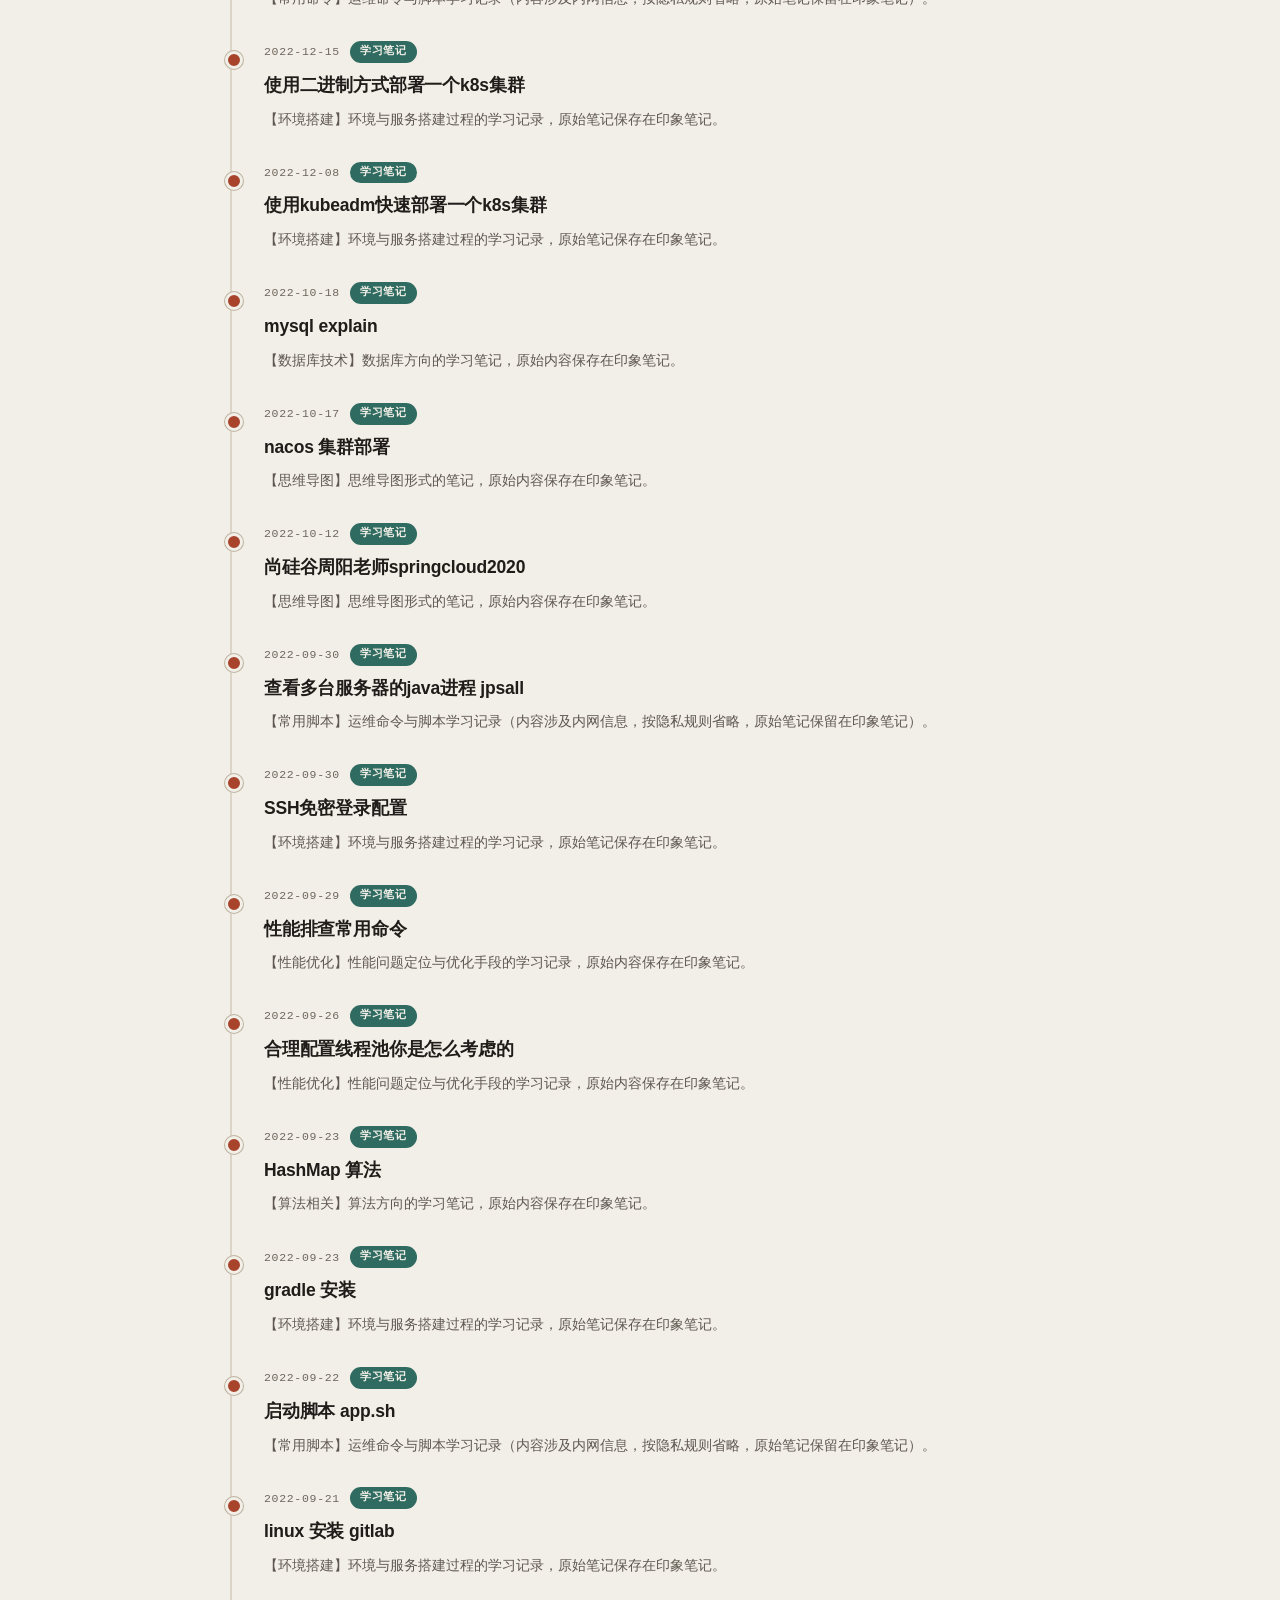
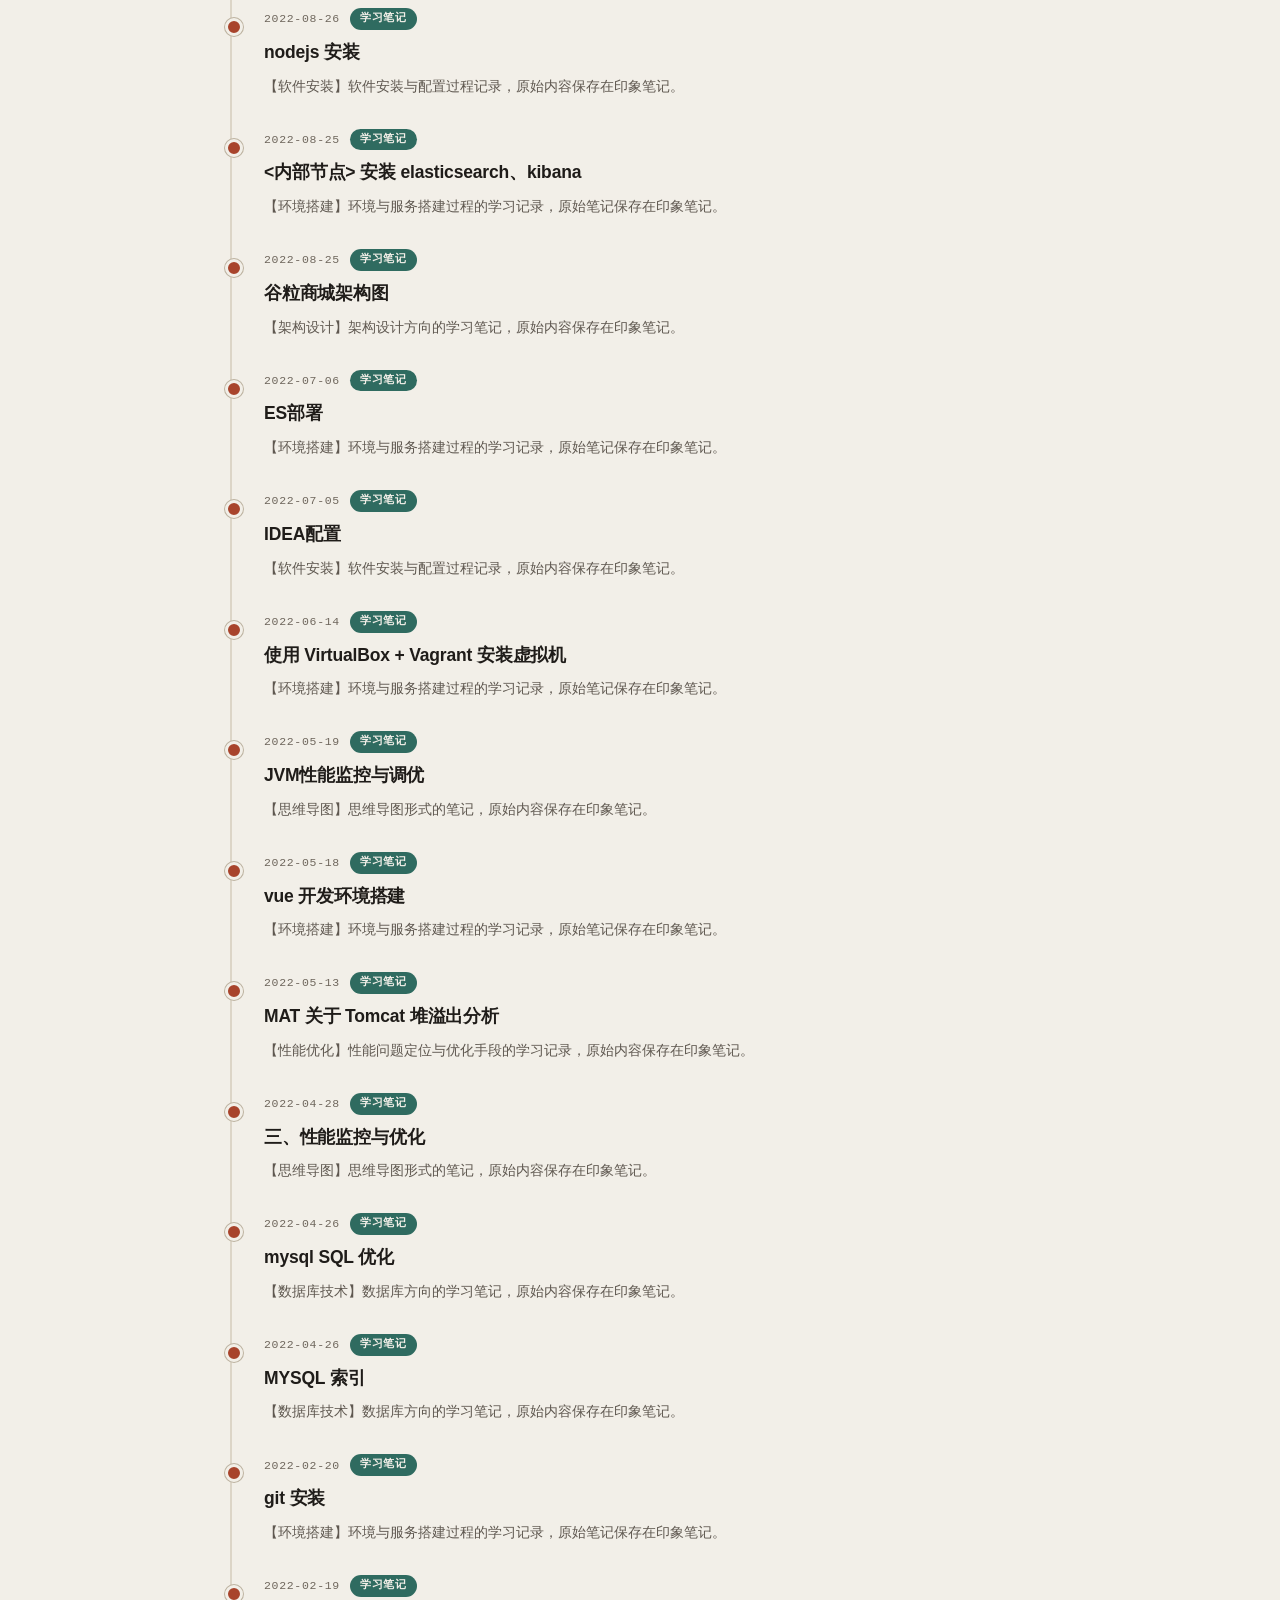
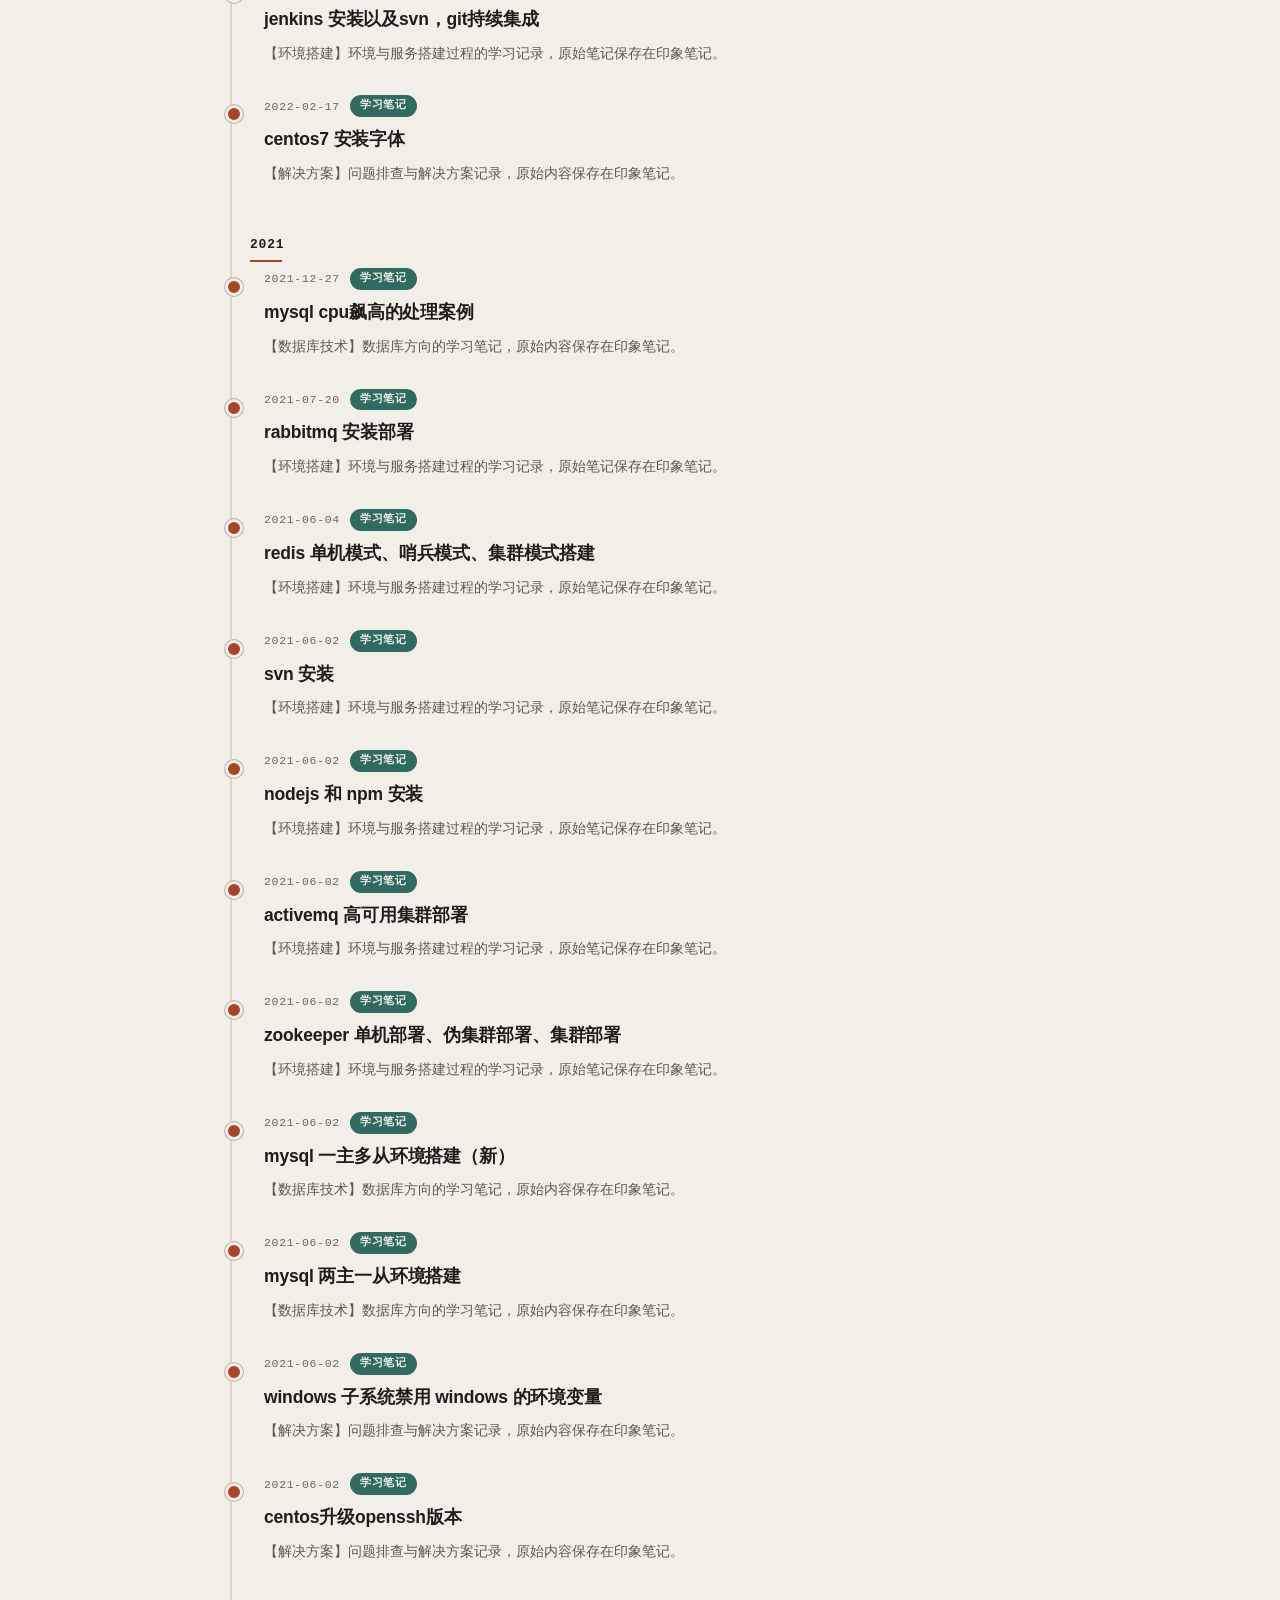
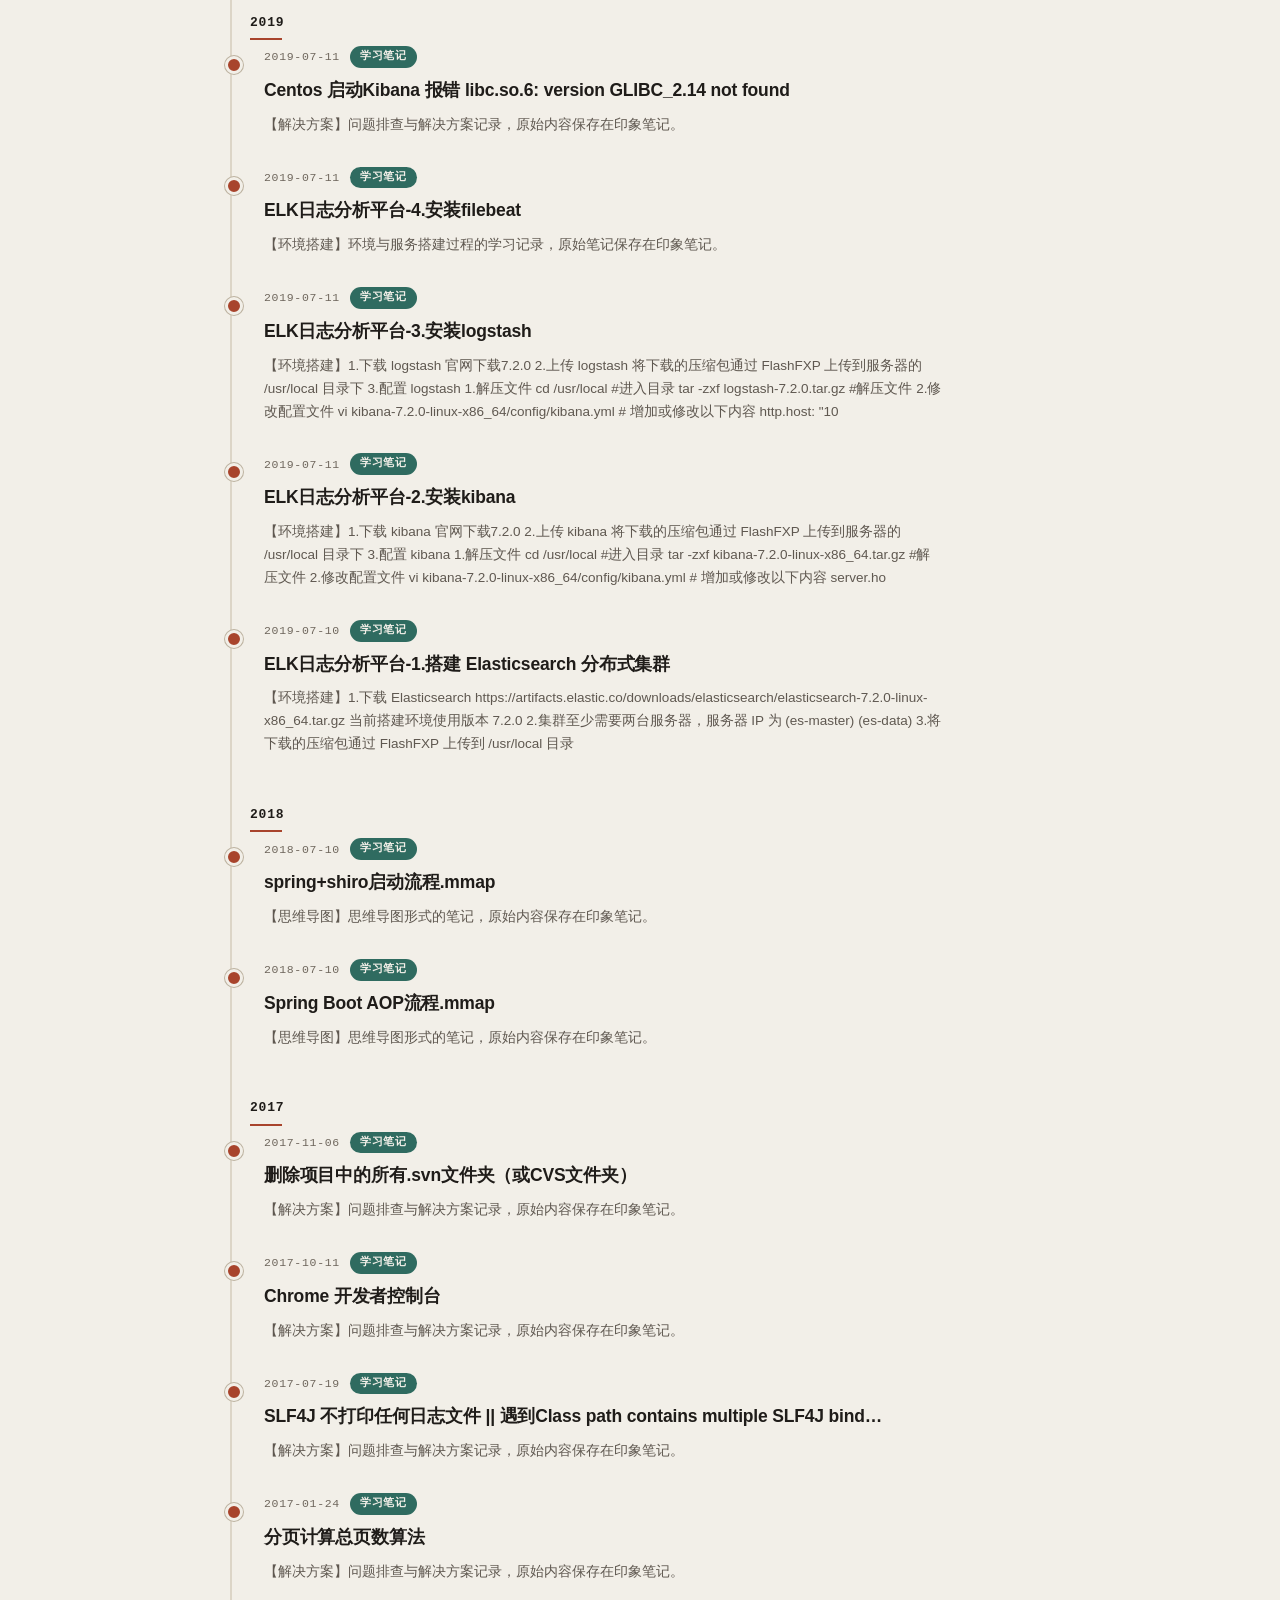
<file: notes.html>
<!DOCTYPE html>
<html lang="zh-CN">
<head>
<meta charset="UTF-8">
<meta name="viewport" content="width=device-width, initial-scale=1.0">
<meta name="description" content="Starry Lab 学习日志——项目里程碑与学习笔记的时间线，每个节点都可以点进对应的 commit 验证。">
<meta name="author" content="starryknight1231">
<title>学习日志 · Starry Lab</title>
<link rel="icon" href="data:image/svg+xml,%3Csvg xmlns='http://www.w3.org/2000/svg' viewBox='0 0 32 32'%3E%3Crect width='32' height='32' rx='7' fill='%238d3620'/%3E%3Cpath d='M9 11l5 5-5 5M16 21h7' stroke='%23f2efe8' stroke-width='2.6' fill='none' stroke-linecap='round' stroke-linejoin='round'/%3E%3C/svg%3E">
<style>
  :root {
    --bg: #f2efe8; --surface: #faf8f3; --surface-2: #f6f2ea;
    --line: #dcd5c7; --line-strong: #bdb3a1;
    --ink: #1f1c19; --muted: #5f5850; --faint: #6f675d;
    --accent: #a8442c; --accent-deep: #8d3620; --teal: #2f6b60; --moss: #4f7038;
    --mono: "SF Mono", "JetBrains Mono", Menlo, Consolas, monospace;
    --sans: -apple-system, BlinkMacSystemFont, "Segoe UI", "PingFang SC", "Hiragino Sans GB", "Microsoft YaHei", sans-serif;
  }
  * { box-sizing: border-box; }
  body { margin: 0; background: var(--bg); color: var(--ink); font-family: var(--sans); line-height: 1.7; -webkit-font-smoothing: antialiased; }
  a { color: inherit; text-decoration: none; }
  .topbar {
    display: flex; align-items: center; justify-content: space-between; gap: 16px;
    padding: 14px 24px; border-bottom: 1px solid var(--line-strong); background: var(--bg);
    position: sticky; top: 0; z-index: 10;
  }
  .brand { display: flex; align-items: center; gap: 10px; font-size: 15px; font-weight: 700; }
  .brand svg { width: 24px; height: 24px; display: block; }
  .brand i { font-style: normal; font-size: 12px; color: var(--muted); font-weight: 400; }
  .topbar nav { display: flex; gap: 20px; font-size: 13px; }
  .topbar nav a { color: var(--muted); }
  .topbar nav a:hover { color: var(--accent); }
  .topbar nav a:first-child { color: var(--accent); }
  main { max-width: 880px; margin: 0 auto; padding: 40px 24px 64px; }
  .eyebrow { font-family: var(--mono); font-size: 10px; letter-spacing: .16em; text-transform: uppercase; color: var(--accent); }
  h1 { margin: 10px 0 0; font-size: clamp(28px, 4vw, 40px); letter-spacing: -.02em; line-height: 1.2; }
  .lede { margin: 14px 0 0; max-width: 640px; color: var(--muted); font-size: 14.5px; }
  .lede b { color: var(--ink); font-weight: 600; }
  .chips { display: flex; gap: 8px; margin-top: 22px; flex-wrap: wrap; }
  .chip {
    padding: 6px 14px; border: 1px solid var(--line-strong); border-radius: 99px;
    background: var(--surface); font-size: 12.5px; color: var(--muted); cursor: pointer; user-select: none;
    font-family: inherit; transition: color .15s, border-color .15s;
  }
  .chip:hover { color: var(--ink); }
  .chip[aria-pressed="true"] { background: var(--ink); color: var(--bg); border-color: var(--ink); }
  .tl { margin-top: 34px; position: relative; padding-left: 26px; }
  .tl::before { content: ""; position: absolute; left: 6px; top: 6px; bottom: 6px; width: 2px; background: var(--line); }
  .entry { position: relative; padding: 0 0 30px 14px; }
  .entry::before {
    content: ""; position: absolute; left: -25px; top: 10px; width: 12px; height: 12px;
    border-radius: 50%; background: var(--accent); border: 3px solid var(--bg); box-shadow: 0 0 0 1px var(--line-strong);
  }
  .e-date { font-family: var(--mono); font-size: 11.5px; letter-spacing: .06em; color: var(--faint); display: flex; align-items: center; gap: 10px; flex-wrap: wrap; }
  .e-tag { padding: 2px 10px; border-radius: 99px; font-size: 10.5px; font-weight: 600; }
  .e-tag.里程碑 { background: var(--accent); color: #f2efe8; }
  .e-tag.学习笔记 { background: var(--teal); color: #f2efe8; }
  .e-tag.面试复盘 { background: var(--mauve, #6f5a68); color: #f2efe8; }
  .e-title { margin: 8px 0 0; font-size: 17.5px; font-weight: 700; letter-spacing: -.01em; }
  .e-body { margin: 8px 0 0; color: var(--muted); font-size: 13.5px; max-width: 680px; }
  .e-links { margin-top: 8px; display: flex; gap: 14px; flex-wrap: wrap; font-family: var(--mono); font-size: 10.5px; }
  .e-links a { color: var(--teal); border-bottom: 1px solid transparent; }
  .e-links a:hover { border-color: var(--teal); }
  .empty { padding: 40px 0; color: var(--faint); font-size: 13px; }
  .year-head {
    font-family: var(--mono); font-size: 13px; font-weight: 700; color: var(--ink);
    padding: 18px 0 6px; letter-spacing: .06em; position: relative;
  }
  .year-head::after { content: ""; display: block; width: 32px; height: 2px; background: var(--accent); margin-top: 4px; }
  footer { max-width: 880px; margin: 0 auto; padding: 0 24px 40px; color: var(--faint); font-family: var(--mono); font-size: 10.5px; }
  footer .sep { margin: 0 8px; }
  @media (max-width: 560px) {
    main { padding: 28px 18px 48px; }
    .tl { padding-left: 20px; }
    .e-title { font-size: 15.5px; }
  }
  @media (prefers-reduced-motion: reduce) { * { transition: none !important; animation: none !important; } }
</style>
</head>
<body>
<header class="topbar">
  <div class="brand">
    <svg viewBox="0 0 32 32" aria-hidden="true"><rect width="32" height="32" rx="7" fill="#8d3620"/><path d="M9 11l5 5-5 5M16 21h7" stroke="#f2efe8" stroke-width="2.6" fill="none" stroke-linecap="round" stroke-linejoin="round"/></svg>
    <span>Starry Lab <i>学习日志</i></span>
  </div>
  <nav>
    <a href="/">← 返回门户</a>
    <a href="https://github.com/starryknight1231/starryknight1231.github.io" target="_blank" rel="noopener">源码 ↗</a>
  </nav>
</header>

<main>
  <span class="eyebrow">Study Log / Timeline</span>
  <h1>学习日志</h1>
  <p class="lede">项目里程碑与学习笔记的时间线。<b>每个节点都有据可查</b>：里程碑直接链到对应的 commit——日期不是写出来的，是提交出来的。</p>
  <div class="chips" role="group" aria-label="按类型筛选">
    <button class="chip" data-tag="全部" aria-pressed="true">全部</button>
    <button class="chip" data-tag="里程碑" aria-pressed="false">里程碑</button>
    <button class="chip" data-tag="学习笔记" aria-pressed="false">学习笔记</button>
    <button class="chip" data-tag="面试复盘" aria-pressed="false">面试复盘</button>
  </div>
  <div class="tl" id="tl"></div>
</main>

<footer>
  © 2026 starryknight1231 · Starry Lab <span class="sep">|</span> 个人作品 · 独立设计与实现 <span class="sep">|</span> 本页数据：<a href="https://github.com/starryknight1231/starryknight1231.github.io/blob/master/notes-data.js" target="_blank" rel="noopener">notes-data.js</a>
</footer>

<script src="notes-data.js"></script>
<script>
  (function () {
    'use strict';
    const log = (window.STUDY_LOG || []).slice().sort((a, b) => b.date.localeCompare(a.date));
    const tl = document.getElementById('tl');
    const TAG_COLORS = { '里程碑': 'var(--accent)', '学习笔记': 'var(--teal)', '面试复盘': '#6f5a68' };

    function render(tag) {
      const hits = log.filter(e => tag === '全部' || e.tag === tag);
      tl.innerHTML = hits.length ? hits.map(e => {
        const sha = e.sha ? `<a href="https://github.com/starryknight1231/starryknight1231.github.io/commit/${e.sha}" target="_blank" rel="noopener">commit ${e.sha}</a>` : '';
        const link = e.link ? `<a href="${e.link.href}">${e.link.label}</a>` : '';
        const year = e.date.slice(0, 4);
        const yearHead = year !== render.lastYear ? `<div class="year-head">${year}</div>` : '';
        render.lastYear = year;
        return yearHead + `<article class="entry">
          <div class="e-date">${e.date}<span class="e-tag ${e.tag}">${e.tag}</span></div>
          <h2 class="e-title">${e.title}</h2>
          <p class="e-body">${e.body}</p>
          ${(sha || link) ? `<div class="e-links">${sha}${link}</div>` : ''}
        </article>`;
      }).join('') : '<div class="empty">这个分类还没有条目</div>';
    }

    document.querySelectorAll('.chip').forEach(chip => {
      chip.addEventListener('click', () => {
        document.querySelectorAll('.chip').forEach(c2 => c2.setAttribute('aria-pressed', String(c2 === chip)));
        render(chip.dataset.tag);
      });
    });
    render('全部');
  })();
</script>
</body>
</html>
</file>
<file: apps/devbox/css/style.css>
/* ============ DevBox 主题 ============ */
:root {
  --bg: #f2efe8;
  --bg-soft: #f6f2ea;
  --panel: #faf8f3;
  --panel-2: #f6f2ea;
  --plate: #ece8df;
  --border: #dcd5c7;
  --border-strong: #bdb3a1;
  --text: #1f1c19;
  --muted: #5f5850;
  --faint: #6f675d;
  --accent: #a8442c;
  --accent-deep: #8d3620;
  --accent-soft: rgba(168, 68, 44, 0.10);
  --teal: #2f6b60;
  --amber: #8a6a1f;
  --red: #a8452f;
  --green: #4f7038;
  --radius: 10px;
  --mono: "SF Mono", "JetBrains Mono", "Fira Code", Menlo, Consolas, monospace;
  --sans: -apple-system, BlinkMacSystemFont, "Segoe UI", "PingFang SC", "Hiragino Sans GB", "Microsoft YaHei", sans-serif;
}

* { box-sizing: border-box; margin: 0; padding: 0; }

html, body { height: 100%; }

body {
  background: var(--bg);
  color: var(--text);
  font-family: var(--sans);
  font-size: 14px;
  line-height: 1.6;
  -webkit-font-smoothing: antialiased;
}

::selection { background: var(--accent); color: var(--bg); }

/* 滚动条 */
::-webkit-scrollbar { width: 10px; height: 10px; }
::-webkit-scrollbar-thumb { background: #d8d2c6; border-radius: 5px; border: 2px solid var(--bg); }
::-webkit-scrollbar-thumb:hover { background: #bdb3a1; }
::-webkit-scrollbar-track { background: transparent; }

/* ============ 布局 ============ */
.app { display: flex; height: 100vh; overflow: hidden; }

.sidebar {
  width: 248px;
  flex-shrink: 0;
  display: flex;
  flex-direction: column;
  background: var(--bg-soft);
  border-right: 1px solid var(--border);
  overflow-y: auto;
}

.main {
  flex: 1;
  min-width: 0;
  display: flex;
  flex-direction: column;
  overflow-y: auto;
}

/* ============ 侧栏 ============ */
.brand {
  display: flex;
  align-items: center;
  gap: 10px;
  padding: 18px 16px 14px;
}
.brand-logo { display: flex; }
.brand-name { font-size: 17px; font-weight: 700; letter-spacing: 0.3px; }
.brand-sub { font-size: 11px; color: var(--muted); }

.search-wrap { position: relative; padding: 0 14px 12px; }
.search-icon { position: absolute; left: 26px; top: 9px; color: var(--faint); pointer-events: none; }
#search {
  width: 100%;
  padding: 8px 10px 8px 32px;
  background: var(--panel);
  border: 1px solid var(--border);
  border-radius: 8px;
  color: var(--text);
  font-size: 13px;
  outline: none;
  transition: border-color 0.15s;
}
#search:focus { border-color: var(--accent); }
#search::placeholder { color: var(--faint); }

.nav { flex: 1; padding: 4px 10px 12px; }
.nav-group-title {
  font-size: 11px;
  color: var(--faint);
  text-transform: uppercase;
  letter-spacing: 1px;
  padding: 14px 8px 6px;
  user-select: none;
}
.nav-item {
  display: flex;
  align-items: center;
  gap: 10px;
  padding: 7px 10px;
  border-radius: 8px;
  color: var(--muted);
  cursor: pointer;
  user-select: none;
  transition: background 0.12s, color 0.12s;
}
.nav-item:hover { background: var(--panel); color: var(--text); }
.nav-item.active {
  background: var(--accent-soft);
  color: var(--accent);
}
.nav-item.active .nav-ico { color: var(--accent); }
.nav-ico { display: flex; color: var(--faint); flex-shrink: 0; }
.nav-name { font-size: 13.5px; }
.nav-empty { padding: 20px 10px; color: var(--faint); font-size: 13px; }

.sidebar-foot {
  padding: 12px 16px 16px;
  font-size: 11px;
  color: var(--faint);
  border-top: 1px solid var(--border);
  line-height: 1.7;
}
.sidebar-foot a { color: var(--muted); text-decoration: none; }
.sidebar-foot a:hover { color: var(--accent); }
.back-link { display: inline-block; color: var(--teal) !important; font-weight: 600; }

/* ============ 主区域 ============ */
.tool-head {
  display: flex;
  align-items: center;
  gap: 14px;
  padding: 22px 28px 6px;
}
.tool-head-icon {
  width: 44px; height: 44px;
  display: flex; align-items: center; justify-content: center;
  background: var(--panel);
  border: 1px solid var(--border);
  border-radius: 12px;
  color: var(--accent);
  flex-shrink: 0;
}
.tool-head h1 { font-size: 20px; font-weight: 700; }
.tool-head p { font-size: 13px; color: var(--muted); }

.tool-body { flex: 1; padding: 18px 28px 28px; }

.main-foot {
  padding: 10px 28px 16px;
  font-size: 12px;
  color: var(--faint);
  border-top: 1px solid var(--border);
}
kbd {
  background: var(--panel);
  border: 1px solid var(--border-strong);
  border-radius: 4px;
  padding: 1px 5px;
  font-size: 11px;
  font-family: var(--mono);
}

/* ============ 卡片与表单 ============ */
.card {
  background: var(--panel);
  border: 1px solid var(--border);
  border-radius: var(--radius);
  padding: 16px;
  margin-bottom: 16px;
}
.card-title {
  font-size: 12px;
  color: var(--muted);
  font-weight: 600;
  letter-spacing: 0.5px;
  margin-bottom: 10px;
  display: flex;
  align-items: center;
  justify-content: space-between;
}

label.fld {
  display: block;
  font-size: 12px;
  color: var(--muted);
  margin: 10px 0 5px;
}
label.fld:first-child { margin-top: 0; }

input[type="text"], input[type="number"], textarea, select {
  width: 100%;
  background: var(--panel-2);
  border: 1px solid var(--border);
  border-radius: 8px;
  color: var(--text);
  padding: 8px 10px;
  font-size: 13.5px;
  outline: none;
  transition: border-color 0.15s;
  font-family: inherit;
}
input[type="text"]:focus, textarea:focus, select:focus, input[type="number"]:focus { border-color: var(--accent); }
textarea { resize: vertical; min-height: 110px; font-family: var(--mono); font-size: 13px; line-height: 1.55; }
select { cursor: pointer; }
select option { background: var(--panel); }

.row { display: flex; gap: 12px; flex-wrap: wrap; align-items: flex-end; }
.row > * { flex: 1; min-width: 140px; }
.row .fix { flex: 0 0 auto; min-width: 0; }

.grid2 { display: grid; grid-template-columns: 1fr 1fr; gap: 14px; }
@media (max-width: 760px) { .grid2 { grid-template-columns: 1fr; } }

/* 单选 / 复选 */
.chk-row { display: flex; flex-wrap: wrap; gap: 6px 16px; margin: 8px 0; }
.chk {
  display: inline-flex; align-items: center; gap: 6px;
  font-size: 13px; color: var(--muted); cursor: pointer; user-select: none;
}
.chk input { accent-color: var(--accent); cursor: pointer; }

.seg { display: inline-flex; background: var(--panel-2); border: 1px solid var(--border); border-radius: 8px; padding: 3px; gap: 2px; }
.seg button {
  background: transparent; border: none; color: var(--muted);
  padding: 5px 14px; font-size: 13px; border-radius: 6px; cursor: pointer;
  font-family: inherit; transition: all 0.12s;
}
.seg button.on { background: var(--accent); color: var(--bg); }
.seg button:not(.on):hover { color: var(--text); }

/* 按钮 */
.btn {
  display: inline-flex; align-items: center; gap: 6px;
  background: var(--panel-2);
  border: 1px solid var(--border-strong);
  color: var(--text);
  padding: 7px 14px;
  border-radius: 8px;
  font-size: 13px;
  cursor: pointer;
  font-family: inherit;
  transition: all 0.12s;
  white-space: nowrap;
}
.btn:hover { border-color: var(--accent); color: var(--accent); }
.btn.primary { background: var(--accent); border-color: var(--accent); color: var(--bg); }
.btn.primary:hover { background: var(--accent-deep); border-color: var(--accent-deep); color: var(--bg); }
.btn.sm { padding: 4px 10px; font-size: 12px; border-radius: 6px; }
.btn-row { display: flex; flex-wrap: wrap; gap: 8px; margin-top: 10px; }

/* 输出块 */
.out-wrap { position: relative; }
pre.out {
  background: var(--panel-2);
  border: 1px solid var(--border);
  border-radius: 8px;
  padding: 12px;
  font-family: var(--mono);
  font-size: 12.5px;
  line-height: 1.6;
  white-space: pre-wrap;
  word-break: break-all;
  max-height: 420px;
  overflow: auto;
  color: var(--text);
  min-height: 44px;
}
pre.out .err { color: var(--red); }
pre.out .ok { color: var(--green); }
pre.out .dim { color: var(--faint); }
pre.out mark { background: rgba(168,68,44,.18); color: var(--accent-deep); border-radius: 3px; padding: 0 1px; }

.copy-btn {
  position: absolute;
  top: 8px; right: 8px;
  background: var(--panel);
  border: 1px solid var(--border-strong);
  color: var(--muted);
  border-radius: 6px;
  padding: 4px 9px;
  font-size: 11.5px;
  cursor: pointer;
  font-family: inherit;
  opacity: 0.85;
  transition: all 0.12s;
}
.copy-btn:hover { color: var(--accent); border-color: var(--accent); opacity: 1; }

/* 统计格 */
.stat-grid {
  display: grid;
  grid-template-columns: repeat(auto-fit, minmax(110px, 1fr));
  gap: 10px;
}
.stat {
  background: var(--panel-2);
  border: 1px solid var(--border);
  border-radius: 8px;
  padding: 10px 12px;
}
.stat b { display: block; font-size: 20px; font-weight: 700; font-family: var(--mono); color: var(--accent); }
.stat span { font-size: 12px; color: var(--muted); }

/* 表格 */
table.tb { width: 100%; border-collapse: collapse; font-size: 13px; }
table.tb th {
  text-align: left; font-size: 12px; color: var(--muted); font-weight: 600;
  padding: 8px 10px; border-bottom: 1px solid var(--border-strong);
}
table.tb td { padding: 8px 10px; border-bottom: 1px solid var(--border); vertical-align: top; }
table.tb tr:hover td { background: var(--panel-2); }
code.inline {
  font-family: var(--mono); font-size: 12.5px;
  background: var(--panel-2); border: 1px solid var(--border);
  border-radius: 5px; padding: 2px 6px; word-break: break-all;
}
.badge {
  display: inline-block; font-size: 11px; padding: 1px 8px; border-radius: 20px;
  font-family: var(--mono); font-weight: 600;
}
.badge.b2 { background: rgba(79,112,56,.14); color: var(--green); }
.badge.b3 { background: rgba(168,68,44,.10); color: var(--accent); }
.badge.b4 { background: rgba(138,106,31,.14); color: var(--amber); }
.badge.b5 { background: rgba(168,69,47,.12); color: var(--red); }
.badge.b1 { background: rgba(95,88,80,.10); color: var(--muted); }

/* 颜色工具 */
.swatch {
  height: 90px; border-radius: 10px; border: 1px solid var(--border-strong);
  display: flex; align-items: flex-end; padding: 10px; font-family: var(--mono); font-size: 13px;
  text-shadow: 0 1px 3px rgba(0,0,0,.6); transition: background 0.2s;
}
.shade-row { display: flex; gap: 6px; margin-top: 12px; }
.shade {
  flex: 1; height: 44px; border-radius: 8px; border: 1px solid var(--border);
  cursor: pointer; position: relative; transition: transform 0.1s;
}
.shade:hover { transform: translateY(-2px); }
.shade i {
  position: absolute; bottom: -20px; left: 0; right: 0;
  font-size: 10px; color: var(--faint); font-style: normal; text-align: center;
  font-family: var(--mono);
}
input[type="color"].cpick {
  width: 100%; height: 38px; padding: 2px; cursor: pointer;
  background: var(--panel-2); border: 1px solid var(--border); border-radius: 8px;
}

/* 时间戳 */
.live-ts {
  font-family: var(--mono); font-size: 22px; color: var(--teal); font-weight: 600;
}
.live-date { color: var(--muted); font-size: 13px; }

/* 密码强度 */
.strength { height: 6px; background: var(--panel-2); border-radius: 3px; overflow: hidden; margin-top: 10px; }
.strength i { display: block; height: 100%; border-radius: 3px; transition: width 0.25s, background 0.25s; }

/* Markdown 预览 */
.md-view {
  background: var(--panel-2); border: 1px solid var(--border); border-radius: 8px;
  padding: 16px 18px; overflow: auto; max-height: 560px; min-height: 300px; font-size: 14px;
}
.md-view h1, .md-view h2, .md-view h3, .md-view h4, .md-view h5, .md-view h6 { margin: 14px 0 8px; line-height: 1.4; }
.md-view h1 { font-size: 24px; border-bottom: 1px solid var(--border-strong); padding-bottom: 6px; }
.md-view h2 { font-size: 20px; border-bottom: 1px solid var(--border); padding-bottom: 4px; }
.md-view h3 { font-size: 17px; } .md-view h4 { font-size: 15px; }
.md-view p { margin: 8px 0; }
.md-view ul, .md-view ol { margin: 8px 0; padding-left: 24px; }
.md-view li { margin: 3px 0; }
.md-view blockquote {
  border-left: 3px solid var(--accent); background: var(--accent-soft);
  padding: 8px 14px; margin: 10px 0; border-radius: 0 8px 8px 0; color: var(--muted);
}
.md-view code {
  font-family: var(--mono); font-size: 12.5px;
  background: rgba(168,68,44,.08); border-radius: 4px; padding: 1.5px 5px; color: var(--accent-deep);
}
.md-view pre { background: var(--plate); border: 1px solid var(--border); border-radius: 8px; padding: 12px; overflow: auto; margin: 10px 0; }
.md-view pre code { background: none; padding: 0; color: var(--text); }
.md-view table { border-collapse: collapse; margin: 10px 0; width: auto; }
.md-view th, .md-view td { border: 1px solid var(--border-strong); padding: 6px 12px; font-size: 13px; }
.md-view th { background: var(--panel); }
.md-view hr { border: none; border-top: 1px solid var(--border-strong); margin: 14px 0; }
.md-view a { color: var(--accent); }
.md-view img { max-width: 100%; border-radius: 8px; }
.md-view del { color: var(--faint); }

/* Toast */
.toast {
  position: fixed; bottom: 26px; left: 50%; transform: translate(-50%, 16px);
  background: var(--text); color: var(--bg); border: 1px solid var(--text);
  padding: 9px 18px; border-radius: 10px; font-size: 13px;
  opacity: 0; pointer-events: none; transition: all 0.22s; z-index: 99;
  box-shadow: 0 10px 30px rgba(31,28,25,.18);
}
.toast.show { opacity: 1; transform: translate(-50%, 0); }
.toast.ok { border-color: var(--green); }

/* 提示文字 */
.hint { font-size: 12px; color: var(--faint); margin-top: 8px; line-height: 1.7; }
.warn-note {
  background: rgba(138,106,31,.10); border: 1px solid rgba(138,106,31,.32);
  color: var(--amber); border-radius: 8px; padding: 8px 12px; font-size: 12.5px; margin-top: 10px;
}

/* 响应式 */
@media (max-width: 820px) {
  .app { flex-direction: column; }
  .sidebar { width: 100%; max-height: 44vh; border-right: none; border-bottom: 1px solid var(--border); }
  .tool-head, .tool-body, .main-foot { padding-left: 16px; padding-right: 16px; }
}
</file>
<file: apps/jmm-lab/css/style.css>
/* ============ JMM Lab 主题（潮纸 + 黄铜强调色） ============ */
:root {
  --bg: #f2efe8;
  --bg-soft: #f6f2ea;
  --panel: #faf8f3;
  --panel-2: #f6f2ea;
  --plate: #ece8df;
  --border: #dcd5c7;
  --border-strong: #bdb3a1;
  --text: #1f1c19;
  --muted: #5f5850;
  --faint: #6f675d;
  --accent: #8a6a1f;
  --accent-deep: #6f5518;
  --accent-soft: rgba(138, 106, 31, 0.13);
  --teal: #2f6b60;
  --amber: #8a6a1f;
  --red: #a8452f;
  --green: #4f7038;
  --purple: #6f5a68;
  --pink: #8d4a5e;
  --radius: 10px;
  --mono: "SF Mono", "JetBrains Mono", "Fira Code", Menlo, Consolas, monospace;
  --sans: -apple-system, BlinkMacSystemFont, "Segoe UI", "PingFang SC", "Hiragino Sans GB", "Microsoft YaHei", sans-serif;
}

* { box-sizing: border-box; margin: 0; padding: 0; }
html, body { height: 100%; }
body {
  background: var(--bg);
  color: var(--text);
  font-family: var(--sans);
  font-size: 14px;
  line-height: 1.6;
  -webkit-font-smoothing: antialiased;
}
::selection { background: var(--accent); color: var(--bg); }
::-webkit-scrollbar { width: 10px; height: 10px; }
::-webkit-scrollbar-thumb { background: #d3cbbd; border-radius: 5px; border: 2px solid var(--bg); }
::-webkit-scrollbar-thumb:hover { background: #c0b7a6; }
::-webkit-scrollbar-track { background: transparent; }

.app { display: flex; height: 100vh; overflow: hidden; }
.sidebar {
  width: 236px; flex-shrink: 0; display: flex; flex-direction: column;
  background: var(--bg-soft); border-right: 1px solid var(--border); overflow-y: auto;
}
.main { flex: 1; min-width: 0; display: flex; flex-direction: column; overflow-y: auto; }

.brand { display: flex; align-items: center; gap: 10px; padding: 18px 16px 14px; }
.brand-logo { display: flex; }
.brand-name { font-size: 17px; font-weight: 700; letter-spacing: 0.3px; }
.brand-sub { font-size: 11px; color: var(--muted); }

.nav { flex: 1; padding: 4px 10px 12px; }
.nav-group-title {
  font-size: 11px; color: var(--faint); text-transform: uppercase;
  letter-spacing: 1px; padding: 14px 8px 6px; user-select: none;
}
.nav-item {
  display: flex; align-items: center; gap: 10px; padding: 8px 10px;
  border-radius: 8px; color: var(--muted); cursor: pointer; user-select: none;
  transition: background 0.12s, color 0.12s;
}
.nav-item:hover { background: var(--panel); color: var(--text); }
.nav-item.active { background: var(--accent-soft); color: var(--accent); }
.nav-ico { display: flex; color: var(--faint); flex-shrink: 0; }
.nav-item.active .nav-ico { color: var(--accent); }
.nav-name { font-size: 13.5px; }

.sidebar-foot {
  padding: 12px 16px 16px; font-size: 11px; color: var(--faint);
  border-top: 1px solid var(--border); line-height: 1.9;
}
.sidebar-foot a { color: var(--muted); text-decoration: none; }
.sidebar-foot a:hover { color: var(--accent); }
.back-link { display: inline-block; color: var(--teal) !important; font-weight: 600; }

.tool-head { display: flex; align-items: center; gap: 14px; padding: 22px 28px 6px; }
.tool-head-icon {
  width: 44px; height: 44px; display: flex; align-items: center; justify-content: center;
  background: var(--panel); border: 1px solid var(--border); border-radius: 12px;
  color: var(--teal); flex-shrink: 0;
}
.tool-head h1 { font-size: 20px; font-weight: 700; }
.tool-head p { font-size: 13px; color: var(--muted); }
.tool-body { flex: 1; padding: 18px 28px 28px; }
.main-foot { padding: 10px 28px 16px; font-size: 12px; color: var(--faint); border-top: 1px solid var(--border); }

/* 卡片与表单（同 DevBox） */
.card {
  background: var(--panel); border: 1px solid var(--border);
  border-radius: var(--radius); padding: 16px; margin-bottom: 16px;
}
.card-title {
  font-size: 12px; color: var(--muted); font-weight: 600; letter-spacing: 0.5px;
  margin-bottom: 10px; display: flex; align-items: center; justify-content: space-between;
}
label.fld { display: block; font-size: 12px; color: var(--muted); margin: 10px 0 5px; }
label.fld:first-child { margin-top: 0; }

input[type="text"], input[type="number"], textarea, select {
  width: 100%; background: var(--panel-2); border: 1px solid var(--border);
  border-radius: 8px; color: var(--text); padding: 8px 10px; font-size: 13.5px;
  outline: none; transition: border-color 0.15s; font-family: inherit;
}
input[type="text"]:focus, textarea:focus, select:focus, input[type="number"]:focus { border-color: var(--accent); }
select { cursor: pointer; }
select option { background: var(--panel); }
textarea { resize: vertical; min-height: 90px; font-family: var(--mono); font-size: 13px; }

.row { display: flex; gap: 12px; flex-wrap: wrap; align-items: flex-end; }
.row > * { flex: 1; min-width: 140px; }
.row .fix { flex: 0 0 auto; min-width: 0; }
.grid2 { display: grid; grid-template-columns: 1fr 1fr; gap: 14px; }
@media (max-width: 860px) { .grid2 { grid-template-columns: 1fr; } }

input[type="range"] { width: 100%; accent-color: var(--accent); cursor: pointer; }

.chk { display: inline-flex; align-items: center; gap: 6px; font-size: 13px; color: var(--muted); cursor: pointer; user-select: none; }
.chk input { accent-color: var(--accent); cursor: pointer; }

.seg { display: inline-flex; background: var(--panel-2); border: 1px solid var(--border); border-radius: 8px; padding: 3px; gap: 2px; flex-wrap: wrap; }
.seg button {
  background: transparent; border: none; color: var(--muted); padding: 5px 14px;
  font-size: 13px; border-radius: 6px; cursor: pointer; font-family: inherit; transition: all 0.12s;
}
.seg button.on { background: var(--accent); color: var(--bg); }
.seg button:not(.on):hover { color: var(--text); }

.btn {
  display: inline-flex; align-items: center; gap: 6px; background: var(--panel-2);
  border: 1px solid var(--border-strong); color: var(--text); padding: 7px 14px;
  border-radius: 8px; font-size: 13px; cursor: pointer; font-family: inherit;
  transition: all 0.12s; white-space: nowrap;
}
.btn:hover { border-color: var(--accent); color: var(--accent); }
.btn.primary { background: var(--accent); border-color: var(--accent); color: var(--bg); }
.btn.primary:hover { filter: brightness(0.94); color: var(--bg); }
.btn.teal { background: var(--teal); border-color: var(--teal); color: var(--bg); font-weight: 600; }
.btn.teal:hover { filter: brightness(0.94); color: var(--bg); }
.btn.sm { padding: 4px 10px; font-size: 12px; border-radius: 6px; }
.btn:disabled { opacity: 0.45; cursor: not-allowed; }
.btn-row { display: flex; flex-wrap: wrap; gap: 8px; margin-top: 10px; }

pre.out {
  background: var(--panel-2); border: 1px solid var(--border); border-radius: 8px;
  padding: 12px; font-family: var(--mono); font-size: 12.5px; line-height: 1.6;
  white-space: pre-wrap; word-break: break-all; max-height: 380px; overflow: auto;
  color: var(--text); min-height: 44px;
}
pre.out .err { color: var(--red); }
pre.out .ok { color: var(--green); }
pre.out .dim { color: var(--faint); }
code.inline {
  font-family: var(--mono); font-size: 12.5px; background: var(--panel-2);
  border: 1px solid var(--border); border-radius: 5px; padding: 2px 6px; word-break: break-all;
}

/* ============ 演示专用 ============ */
.stage {
  background: var(--panel-2); border: 1px solid var(--border); border-radius: 10px;
  overflow: hidden; margin-bottom: 4px;
}
.stage canvas { display: block; width: 100%; touch-action: none; }
.stage-note { font-size: 11.5px; color: var(--faint); padding: 8px 4px 0; }

.stat-grid { display: grid; grid-template-columns: repeat(auto-fit, minmax(130px, 1fr)); gap: 10px; }
.stat { background: var(--panel-2); border: 1px solid var(--border); border-radius: 8px; padding: 10px 12px; }
.stat b { display: block; font-size: 20px; font-weight: 700; font-family: var(--mono); }
.stat span { font-size: 12px; color: var(--muted); }
.stat.c-accent b { color: var(--accent); }
.stat.c-teal b { color: var(--teal); }
.stat.c-red b { color: var(--red); }
.stat.c-amber b { color: var(--amber); }

.meter { display: flex; align-items: center; gap: 8px; font-size: 12px; color: var(--muted); }
.meter-bar { flex: 1; height: 8px; background: var(--plate); border-radius: 4px; overflow: hidden; }
.meter-bar i { display: block; height: 100%; border-radius: 4px; transition: width 0.2s; }
.meter-val { font-family: var(--mono); font-size: 12px; min-width: 52px; text-align: right; color: var(--text); }

.legend { display: flex; flex-wrap: wrap; gap: 6px 16px; margin-top: 10px; font-size: 12px; color: var(--muted); }
.legend i { display: inline-block; width: 10px; height: 10px; border-radius: 3px; margin-right: 5px; vertical-align: -1px; }

/* 位段图（雪花 ID） */
.bitmap {
  display: flex; width: 100%; border-radius: 8px; overflow: hidden;
  border: 1px solid var(--border-strong); font-family: var(--mono); font-size: 11px;
  user-select: none; min-height: 46px;
}
.bitseg {
  display: flex; flex-direction: column; justify-content: center; align-items: center;
  padding: 6px 4px; gap: 1px; cursor: default; transition: filter 0.12s; min-width: 0;
}
.bitseg:hover { filter: brightness(0.96); }
.bitseg b { font-size: 12.5px; white-space: nowrap; overflow: hidden; text-overflow: ellipsis; max-width: 100%; }
.bitseg span { font-size: 10px; opacity: 0.85; white-space: nowrap; }
.bitseg.s-sign { background: rgba(141,74,94,.14); color: var(--pink); flex: 0 0 7%; }
.bitseg.s-ts   { background: rgba(78,100,120,.13); color: #4e6478; flex: 1; }
.bitseg.s-wid  { background: rgba(47,107,96,.12); color: var(--teal); flex: 0 0 13%; }
.bitseg.s-seq  { background: rgba(138,106,31,.14); color: var(--amber); flex: 0 0 13%; }

.log-list {
  background: var(--panel-2); border: 1px solid var(--border); border-radius: 8px;
  padding: 10px 12px; font-family: var(--mono); font-size: 12px; line-height: 1.8;
  max-height: 180px; overflow: auto;
}
.log-list .l-ok { color: var(--green); }
.log-list .l-err { color: var(--red); }
.log-list .l-warn { color: var(--amber); }
.log-list .l-dim { color: var(--faint); }

table.tb { width: 100%; border-collapse: collapse; font-size: 13px; }
table.tb th { text-align: left; font-size: 12px; color: var(--muted); font-weight: 600; padding: 8px 10px; border-bottom: 1px solid var(--border-strong); }
table.tb td { padding: 8px 10px; border-bottom: 1px solid var(--border); vertical-align: top; }
table.tb tr:hover td { background: var(--panel-2); }

.badge {
  display: inline-block; font-size: 11px; padding: 1px 8px; border-radius: 20px;
  font-family: var(--mono); font-weight: 600;
}
.badge.b-green { background: rgba(79,112,56,.14); color: var(--green); }
.badge.b-amber { background: rgba(138,106,31,.16); color: var(--amber); }
.badge.b-red { background: rgba(168,69,47,.14); color: var(--red); }
.badge.b-blue { background: rgba(78,100,120,.14); color: #4e6478; }

.hint { font-size: 12px; color: var(--faint); margin-top: 8px; line-height: 1.7; }
.warn-note {
  background: rgba(138,106,31,.09); border: 1px solid rgba(138,106,31,.30);
  color: var(--accent-deep); border-radius: 8px; padding: 8px 12px; font-size: 12.5px; margin-top: 10px;
}
.info-note {
  background: var(--accent-soft); border: 1px solid rgba(138,106,31,.28);
  color: #6b5217; border-radius: 8px; padding: 10px 14px; font-size: 13px; margin-bottom: 16px; line-height: 1.8;
}
.info-note b { color: #57410f; }

.toast {
  position: fixed; bottom: 26px; left: 50%; transform: translate(-50%, 16px);
  background: var(--text); color: var(--bg); border: 1px solid var(--text);
  padding: 9px 18px; border-radius: 10px; font-size: 13px; opacity: 0; pointer-events: none;
  transition: all 0.22s; z-index: 99; box-shadow: 0 8px 30px rgba(0,0,0,.18);
}
.toast.show { opacity: 1; transform: translate(-50%, 0); }
.toast.ok { border-color: rgba(79,112,56,.8); }

.pulse {
  animation: pulse 0.5s ease-out;
}
@keyframes pulse {
  0% { box-shadow: 0 0 0 0 rgba(138,106,31,.45); }
  100% { box-shadow: 0 0 0 12px rgba(138,106,31,0); }
}

@media (max-width: 820px) {
  .app { flex-direction: column; }
  .sidebar { width: 100%; max-height: 40vh; border-right: none; border-bottom: 1px solid var(--border); }
  .tool-head, .tool-body, .main-foot { padding-left: 16px; padding-right: 16px; }
}

/* ============ JMM Lab 专属（黄铜强调 + 组件） ============ */
.brand-name { color: var(--accent-deep); }

/* happens-before 规则卡 */
.rule-grid { display: grid; grid-template-columns: repeat(auto-fill, minmax(220px, 1fr)); gap: 10px; }
.rule-card {
  background: var(--panel-2); border: 1px solid var(--border); border-radius: 9px;
  padding: 10px 12px; cursor: pointer; transition: all 0.13s; font-size: 13px;
}
.rule-card:hover { border-color: var(--border-strong); transform: translateY(-1px); }
.rule-card.on { border-color: var(--accent); background: var(--accent-soft); }
.rule-card b { display: block; color: var(--text); margin-bottom: 2px; }
.rule-card span { color: var(--muted); font-size: 12px; }

/* 双线程时序图 */
.hb-svg .lane-bg { fill: rgba(31,28,25,0.025); stroke: var(--border); }
.hb-svg .lane-title { fill: #5f5850; font: 600 12px var(--mono); }
.hb-svg .op-box { fill: var(--plate); stroke: var(--border-strong); rx: 6; }
.hb-svg .op-text { fill: var(--text); font: 12px var(--mono); }
.hb-svg .op-line { stroke: rgba(31,28,25,0.32); stroke-width: 1.4; }
.hb-svg .hb-arrow { stroke: var(--teal); stroke-width: 2; fill: none; }
.hb-svg .no-arrow { stroke: var(--red); stroke-width: 1.6; fill: none; stroke-dasharray: 5 4; }
.hb-svg .arrow-label { font: 11px var(--mono); }
.hb-svg .lbl-teal { fill: var(--teal); } .hb-svg .lbl-red { fill: var(--red); }

/* 内存模型图 */
.mem-grid { display: grid; grid-template-columns: 1fr 1fr 1fr; gap: 14px; align-items: stretch; }
@media (max-width: 760px) { .mem-grid { grid-template-columns: 1fr; } }
.mem-box { background: var(--panel-2); border: 1px solid var(--border); border-radius: 10px; padding: 12px; text-align: center; }
.mem-box h4 { font-size: 12px; color: var(--muted); margin-bottom: 8px; font-weight: 600; }
.mem-box.main { border-color: rgba(47,107,96,0.4); }
.mem-box.dirty { border-color: rgba(138,106,31,0.55); box-shadow: 0 0 0 3px rgba(138,106,31,0.12); }
.mem-box.stale { border-color: rgba(168,69,47,0.4); }
.mem-val { font-family: var(--mono); font-size: 24px; font-weight: 700; padding: 8px 0; }
.mem-val.v-main { color: var(--teal); } .mem-val.v-a { color: var(--amber); } .mem-val.v-b { color: #4e6478; }
.mem-note { font-size: 11px; color: var(--faint); min-height: 16px; }
.bus-note { text-align: center; font-family: var(--mono); font-size: 12px; color: var(--muted); padding: 8px 0; min-height: 34px; }
.bus-note.flash { color: var(--accent); }

/* 代码块 */
.codeblock {
  background: var(--plate); border: 1px solid var(--border); border-radius: 8px;
  font-family: var(--mono); font-size: 12.5px; line-height: 1.8; padding: 12px 14px;
  white-space: pre; overflow-x: auto; color: var(--text);
}
.codeblock .k { color: #6f5a68; } .codeblock .t { color: #4e6478; }
.codeblock .cmt { color: #6f675d; } .codeblock .hl { background: rgba(138,106,31,0.16); color: #57410f; border-radius: 3px; }
.codeblock .bad { background: rgba(168,69,47,0.14); color: #8d3620; border-radius: 3px; }

/* 步骤点 */
.step-dot {
  display: inline-flex; align-items: center; justify-content: center;
  width: 26px; height: 26px; border-radius: 50%; font-family: var(--mono); font-size: 12px;
  background: var(--panel-2); border: 1.5px solid var(--border-strong); color: var(--muted);
  flex-shrink: 0; transition: all 0.2s;
}
.step-dot.on { background: var(--accent); border-color: var(--accent); color: var(--bg); font-weight: 700; }
.step-row { display: flex; gap: 10px; align-items: flex-start; padding: 7px 0; font-size: 13px; color: var(--muted); }
.step-row.on { color: var(--text); }

/* 状态机 */
.state-svg text { font-family: var(--mono); }
.state-node { cursor: pointer; }
.state-node circle, .state-node rect { fill: var(--panel-2); stroke: var(--border-strong); stroke-width: 1.6; transition: all 0.15s; }
.state-node:hover circle, .state-node:hover rect { stroke: var(--accent); }
.state-node.on circle, .state-node.on rect { fill: var(--accent-soft); stroke: var(--accent); stroke-width: 2.4; }
.state-node text { fill: var(--text); font-size: 12px; text-anchor: middle; }
.edge-label { fill: var(--faint); font-size: 10.5px; }
</file>
<file: apps/loglens/css/style.css>
/* ============ LogLens 主题（青灰强调色） ============ */
:root {
  --bg: #f2efe8; --panel: #faf8f3; --panel-2: #f6f2ea; --plate: #ece8df;
  --border: #dcd5c7; --border-strong: #bdb3a1; --text: #1f1c19; --muted: #5f5850; --faint: #6f675d;
  --accent: #2f6b60; --accent-deep: #24554c; --accent-soft: rgba(47, 107, 96, 0.12);
  --teal: #2f6b60; --blue: #4e6478; --amber: #8a6a1f; --red: #a8452f; --green: #4f7038; --purple: #6f5a68;
  --mono: "SF Mono", "JetBrains Mono", Menlo, Consolas, monospace;
  --sans: -apple-system, BlinkMacSystemFont, "Segoe UI", "PingFang SC", "Hiragino Sans GB", "Microsoft YaHei", sans-serif;
}
* { box-sizing: border-box; margin: 0; padding: 0; }
body {
  background: var(--bg); color: var(--text); font-family: var(--sans);
  font-size: 14px; line-height: 1.6; -webkit-font-smoothing: antialiased;
}
::selection { background: var(--accent); color: var(--bg); }
::-webkit-scrollbar { width: 10px; height: 10px; }
::-webkit-scrollbar-thumb { background: #d3cbbd; border-radius: 5px; border: 2px solid var(--bg); }
::-webkit-scrollbar-track { background: transparent; }

.topbar { display: flex; align-items: center; justify-content: space-between; max-width: 1080px; margin: 0 auto; padding: 16px 24px; border-bottom: 1px solid var(--border); }
.brand { display: flex; align-items: center; gap: 10px; font-weight: 700; font-size: 16px; }
.brand i { font-style: normal; font-size: 12px; color: var(--muted); font-weight: 400; }
.topbar nav a { color: var(--muted); font-size: 13px; margin-left: 20px; text-decoration: none; }
.topbar nav a:hover { color: var(--accent); }
.topbar nav a:first-child { color: var(--accent); }
.topbar nav .who { color: var(--faint); font-size: 12px; margin-left: 20px; }

.page { max-width: 1080px; margin: 0 auto; padding: 22px 24px 48px; }

.card { background: var(--panel); border: 1px solid var(--border); border-radius: 12px; padding: 16px 18px; margin-bottom: 16px; }
.card-title { font-size: 12.5px; color: var(--muted); font-weight: 600; letter-spacing: 0.5px; margin-bottom: 10px; display: flex; align-items: center; justify-content: space-between; gap: 10px; flex-wrap: wrap; }

textarea {
  width: 100%; min-height: 190px; background: var(--panel-2); border: 1px solid var(--border);
  border-radius: 8px; color: var(--text); padding: 10px 12px; font-size: 12.5px;
  outline: none; transition: border-color 0.15s; font-family: var(--mono); line-height: 1.7; resize: vertical;
}
textarea:focus { border-color: var(--accent); }
input[type="text"] {
  background: var(--panel-2); border: 1px solid var(--border); border-radius: 8px;
  color: var(--text); padding: 8px 12px; font-size: 13px; outline: none; font-family: inherit;
}
input[type="text"]:focus { border-color: var(--accent); }
input[type="text"].kw { flex: 2; min-width: 220px; }

.btn { display: inline-flex; align-items: center; gap: 6px; background: var(--panel-2); border: 1px solid var(--border-strong); color: var(--text); padding: 5px 12px; border-radius: 8px; font-size: 12.5px; cursor: pointer; font-family: inherit; transition: all 0.12s; }
.btn:hover { border-color: var(--accent); color: var(--accent); }
.btn.teal { background: var(--accent); border-color: var(--accent); color: var(--bg); font-weight: 600; }
.btn.teal:hover { color: var(--bg); filter: brightness(0.94); }
.row { display: flex; gap: 14px; flex-wrap: wrap; align-items: center; margin-top: 10px; }
.chk { display: inline-flex; align-items: center; gap: 6px; font-size: 13px; color: var(--muted); cursor: pointer; }
.chk input { accent-color: var(--accent); }
.hint { font-size: 12px; color: var(--faint); }

.stat-grid { display: grid; grid-template-columns: repeat(auto-fit, minmax(130px, 1fr)); gap: 10px; }
.stat { background: var(--panel-2); border: 1px solid var(--border); border-radius: 8px; padding: 10px 12px; }
.stat b { display: block; font-size: 19px; font-weight: 700; font-family: var(--mono); }
.stat span { font-size: 12px; color: var(--muted); }
.stat.c-teal b { color: var(--accent); } .stat.c-red b { color: var(--red); }
.stat.c-amber b { color: var(--amber); } .stat.c-blue b { color: var(--blue); }

.stage { background: var(--panel-2); border: 1px solid var(--border); border-radius: 10px; overflow: hidden; position: relative; }
.stage canvas { display: block; width: 100%; }
.legend { display: flex; flex-wrap: wrap; gap: 6px 16px; margin-top: 10px; font-size: 12px; color: var(--muted); }
.legend i { display: inline-block; width: 10px; height: 10px; border-radius: 3px; margin-right: 5px; vertical-align: -1px; }
.tip {
  position: fixed; z-index: 50; max-width: 480px; background: var(--text); border: 1px solid var(--text);
  border-radius: 8px; padding: 8px 12px; font-family: var(--mono); font-size: 11.5px; line-height: 1.6;
  color: var(--bg); pointer-events: none; box-shadow: 0 8px 30px rgba(0,0,0,.18); word-break: break-all;
}

.cluster-row { display: flex; gap: 12px; align-items: baseline; padding: 7px 0; border-bottom: 1px dashed var(--border); font-size: 13px; }
.cluster-row:last-child { border-bottom: none; }
.cluster-n { font-family: var(--mono); color: var(--red); font-weight: 700; min-width: 34px; }
.cluster-t { font-family: var(--mono); font-size: 12px; color: var(--text); word-break: break-all; }

pre.out { background: var(--panel-2); border: 1px solid var(--border); border-radius: 8px; padding: 14px 16px; font-family: var(--mono); font-size: 12.5px; line-height: 1.8; white-space: pre-wrap; word-break: break-all; color: var(--text); }
.toast { position: fixed; bottom: 26px; left: 50%; transform: translate(-50%, 16px); background: var(--text); color: var(--bg); border: 1px solid var(--text); padding: 9px 18px; border-radius: 10px; font-size: 13px; opacity: 0; pointer-events: none; transition: all 0.22s; z-index: 99; }
.toast.show { opacity: 1; transform: translate(-50%, 0); }
</file>
<file: apps/mvcc-lab/css/style.css>
/* ============ MVCC Lab 主题（潮纸 + 梅红强调色） ============ */
:root {
  --bg: #f2efe8;
  --bg-soft: #f6f2ea;
  --panel: #faf8f3;
  --panel-2: #f6f2ea;
  --plate: #ece8df;
  --border: #dcd5c7;
  --border-strong: #bdb3a1;
  --text: #1f1c19;
  --muted: #5f5850;
  --faint: #6f675d;
  --accent: #8d4a5e;
  --accent-deep: #6f3949;
  --accent-soft: rgba(141, 74, 94, 0.13);
  --teal: #2f6b60;
  --amber: #8a6a1f;
  --red: #a8452f;
  --green: #4f7038;
  --purple: #6f5a68;
  --blue: #4e6478;
  --radius: 10px;
  --mono: "SF Mono", "JetBrains Mono", "Fira Code", Menlo, Consolas, monospace;
  --sans: -apple-system, BlinkMacSystemFont, "Segoe UI", "PingFang SC", "Hiragino Sans GB", "Microsoft YaHei", sans-serif;
}

* { box-sizing: border-box; margin: 0; padding: 0; }
html, body { height: 100%; }
body {
  background: var(--bg);
  color: var(--text);
  font-family: var(--sans);
  font-size: 14px;
  line-height: 1.6;
  -webkit-font-smoothing: antialiased;
}
::selection { background: var(--accent); color: var(--bg); }
::-webkit-scrollbar { width: 10px; height: 10px; }
::-webkit-scrollbar-thumb { background: #d3cbbd; border-radius: 5px; border: 2px solid var(--bg); }
::-webkit-scrollbar-thumb:hover { background: #c0b7a6; }
::-webkit-scrollbar-track { background: transparent; }

.app { display: flex; height: 100vh; overflow: hidden; }
.sidebar {
  width: 236px; flex-shrink: 0; display: flex; flex-direction: column;
  background: var(--bg-soft); border-right: 1px solid var(--border); overflow-y: auto;
}
.main { flex: 1; min-width: 0; display: flex; flex-direction: column; overflow-y: auto; }

.brand { display: flex; align-items: center; gap: 10px; padding: 18px 16px 14px; }
.brand-logo { display: flex; }
.brand-name { font-size: 17px; font-weight: 700; letter-spacing: 0.3px; color: var(--accent-deep); }
.brand-sub { font-size: 11px; color: var(--muted); }

.nav { flex: 1; padding: 4px 10px 12px; }
.nav-group-title {
  font-size: 11px; color: var(--faint); text-transform: uppercase;
  letter-spacing: 1px; padding: 14px 8px 6px; user-select: none;
}
.nav-item {
  display: flex; align-items: center; gap: 10px; padding: 8px 10px;
  border-radius: 8px; color: var(--muted); cursor: pointer; user-select: none;
  transition: background 0.12s, color 0.12s;
}
.nav-item:hover { background: var(--panel); color: var(--text); }
.nav-item.active { background: var(--accent-soft); color: var(--accent); }
.nav-ico { display: flex; color: var(--faint); flex-shrink: 0; }
.nav-item.active .nav-ico { color: var(--accent); }
.nav-name { font-size: 13.5px; }

.sidebar-foot {
  padding: 12px 16px 16px; font-size: 11px; color: var(--faint);
  border-top: 1px solid var(--border); line-height: 1.9;
}
.sidebar-foot a { color: var(--muted); text-decoration: none; }
.sidebar-foot a:hover { color: var(--accent); }
.back-link { display: inline-block; color: var(--teal) !important; font-weight: 600; }

.tool-head { display: flex; align-items: center; gap: 14px; padding: 22px 28px 6px; }
.tool-head-icon {
  width: 44px; height: 44px; display: flex; align-items: center; justify-content: center;
  background: var(--panel); border: 1px solid var(--border); border-radius: 12px;
  color: var(--accent); flex-shrink: 0;
}
.tool-head h1 { font-size: 20px; font-weight: 700; }
.tool-head p { font-size: 13px; color: var(--muted); }
.tool-body { flex: 1; padding: 18px 28px 28px; }
.main-foot { padding: 10px 28px 16px; font-size: 12px; color: var(--faint); border-top: 1px solid var(--border); }

/* 卡片与表单（同 DevBox） */
.card {
  background: var(--panel); border: 1px solid var(--border);
  border-radius: var(--radius); padding: 16px; margin-bottom: 16px;
}
.card-title {
  font-size: 12px; color: var(--muted); font-weight: 600; letter-spacing: 0.5px;
  margin-bottom: 10px; display: flex; align-items: center; justify-content: space-between;
}
label.fld { display: block; font-size: 12px; color: var(--muted); margin: 10px 0 5px; }
label.fld:first-child { margin-top: 0; }

input[type="text"], input[type="number"], textarea, select {
  width: 100%; background: var(--panel-2); border: 1px solid var(--border);
  border-radius: 8px; color: var(--text); padding: 8px 10px; font-size: 13.5px;
  outline: none; transition: border-color 0.15s; font-family: inherit;
}
input[type="text"]:focus, textarea:focus, select:focus, input[type="number"]:focus { border-color: var(--accent); }
select { cursor: pointer; }
select option { background: var(--panel); }
textarea { resize: vertical; min-height: 90px; font-family: var(--mono); font-size: 13px; }

.row { display: flex; gap: 12px; flex-wrap: wrap; align-items: flex-end; }
.row > * { flex: 1; min-width: 140px; }
.row .fix { flex: 0 0 auto; min-width: 0; }
.grid2 { display: grid; grid-template-columns: 1fr 1fr; gap: 14px; }
@media (max-width: 860px) { .grid2 { grid-template-columns: 1fr; } }

input[type="range"] { width: 100%; accent-color: var(--accent); cursor: pointer; }

.chk { display: inline-flex; align-items: center; gap: 6px; font-size: 13px; color: var(--muted); cursor: pointer; user-select: none; }
.chk input { accent-color: var(--accent); cursor: pointer; }

.seg { display: inline-flex; background: var(--panel-2); border: 1px solid var(--border); border-radius: 8px; padding: 3px; gap: 2px; flex-wrap: wrap; }
.seg button {
  background: transparent; border: none; color: var(--muted); padding: 5px 14px;
  font-size: 13px; border-radius: 6px; cursor: pointer; font-family: inherit; transition: all 0.12s;
}
.seg button.on { background: var(--accent); color: var(--bg); }
.seg button:not(.on):hover { color: var(--text); }

.btn {
  display: inline-flex; align-items: center; gap: 6px; background: var(--panel-2);
  border: 1px solid var(--border-strong); color: var(--text); padding: 7px 14px;
  border-radius: 8px; font-size: 13px; cursor: pointer; font-family: inherit;
  transition: all 0.12s; white-space: nowrap;
}
.btn:hover { border-color: var(--accent); color: var(--accent); }
.btn.primary { background: var(--accent); border-color: var(--accent); color: var(--bg); }
.btn.primary:hover { filter: brightness(0.94); color: var(--bg); }
.btn.teal { background: var(--teal); border-color: var(--teal); color: var(--bg); font-weight: 600; }
.btn.teal:hover { filter: brightness(0.94); color: var(--bg); }
.btn.sm { padding: 4px 10px; font-size: 12px; border-radius: 6px; }
.btn:disabled { opacity: 0.45; cursor: not-allowed; }
.btn-row { display: flex; flex-wrap: wrap; gap: 8px; margin-top: 10px; }

pre.out {
  background: var(--panel-2); border: 1px solid var(--border); border-radius: 8px;
  padding: 12px; font-family: var(--mono); font-size: 12.5px; line-height: 1.6;
  white-space: pre-wrap; word-break: break-all; max-height: 380px; overflow: auto;
  color: var(--text); min-height: 44px;
}
pre.out .err { color: var(--red); }
pre.out .ok { color: var(--green); }
pre.out .dim { color: var(--faint); }
code.inline {
  font-family: var(--mono); font-size: 12.5px; background: var(--panel-2);
  border: 1px solid var(--border); border-radius: 5px; padding: 2px 6px; word-break: break-all;
}

/* ============ 演示专用 ============ */
.stage {
  background: var(--panel-2); border: 1px solid var(--border); border-radius: 10px;
  overflow: hidden; margin-bottom: 4px; padding: 4px;
}
.stage canvas { display: block; width: 100%; touch-action: none; }
.stage svg { display: block; max-width: 100%; }
.stage-note { font-size: 11.5px; color: var(--faint); padding: 8px 4px 0; }

.stat-grid { display: grid; grid-template-columns: repeat(auto-fit, minmax(130px, 1fr)); gap: 10px; }
.stat { background: var(--panel-2); border: 1px solid var(--border); border-radius: 8px; padding: 10px 12px; }
.stat b { display: block; font-size: 20px; font-weight: 700; font-family: var(--mono); }
.stat span { font-size: 12px; color: var(--muted); }
.stat.c-accent b { color: var(--accent); }
.stat.c-teal b { color: var(--teal); }
.stat.c-red b { color: var(--red); }
.stat.c-amber b { color: var(--amber); }
.stat.c-green b { color: var(--green); }

.meter { display: flex; align-items: center; gap: 8px; font-size: 12px; color: var(--muted); }
.meter-bar { flex: 1; height: 8px; background: var(--plate); border-radius: 4px; overflow: hidden; }
.meter-bar i { display: block; height: 100%; border-radius: 4px; transition: width 0.2s; }
.meter-val { font-family: var(--mono); font-size: 12px; min-width: 52px; text-align: right; color: var(--text); }

.legend { display: flex; flex-wrap: wrap; gap: 6px 16px; margin-top: 10px; font-size: 12px; color: var(--muted); }
.legend i { display: inline-block; width: 10px; height: 10px; border-radius: 3px; margin-right: 5px; vertical-align: -1px; }

.log-list {
  background: var(--panel-2); border: 1px solid var(--border); border-radius: 8px;
  padding: 10px 12px; font-family: var(--mono); font-size: 12px; line-height: 1.8;
  max-height: 220px; overflow: auto;
}
.log-list .l-ok { color: var(--green); }
.log-list .l-err { color: var(--red); }
.log-list .l-warn { color: var(--amber); }
.log-list .l-dim { color: var(--faint); }

table.tb { width: 100%; border-collapse: collapse; font-size: 13px; }
table.tb th { text-align: left; font-size: 12px; color: var(--muted); font-weight: 600; padding: 8px 10px; border-bottom: 1px solid var(--border-strong); }
table.tb td { padding: 8px 10px; border-bottom: 1px solid var(--border); vertical-align: top; }
table.tb tr:hover td { background: var(--panel-2); }

.badge {
  display: inline-block; font-size: 11px; padding: 1px 8px; border-radius: 20px;
  font-family: var(--mono); font-weight: 600; white-space: nowrap;
}
.badge.b-green { background: rgba(79,112,56,.14); color: var(--green); }
.badge.b-amber { background: rgba(138,106,31,.16); color: var(--amber); }
.badge.b-red { background: rgba(168,69,47,.14); color: var(--red); }
.badge.b-blue { background: rgba(78,100,120,.14); color: var(--blue); }
.badge.b-accent { background: var(--accent-soft); color: var(--accent-deep); }
.badge.b-gray { background: rgba(95,88,80,.13); color: var(--muted); }

.hint { font-size: 12px; color: var(--faint); margin-top: 8px; line-height: 1.7; }
.warn-note {
  background: rgba(138,106,31,.09); border: 1px solid rgba(138,106,31,.30);
  color: var(--accent-deep); border-radius: 8px; padding: 8px 12px; font-size: 12.5px; margin-top: 10px;
}
.info-note {
  background: var(--accent-soft); border: 1px solid rgba(141,74,94,.28);
  color: #5b3040; border-radius: 8px; padding: 10px 14px; font-size: 13px; margin-bottom: 16px; line-height: 1.8;
}
.info-note b { color: #4d2836; }

.toast {
  position: fixed; bottom: 26px; left: 50%; transform: translate(-50%, 16px);
  background: var(--text); color: var(--bg); border: 1px solid var(--text);
  padding: 9px 18px; border-radius: 10px; font-size: 13px; opacity: 0; pointer-events: none;
  transition: all 0.22s; z-index: 99; box-shadow: 0 8px 30px rgba(0,0,0,.18);
}
.toast.show { opacity: 1; transform: translate(-50%, 0); }
.toast.ok { border-color: rgba(79,112,56,.8); }

.pulse { animation: pulse 0.5s ease-out; }
@keyframes pulse {
  0% { box-shadow: 0 0 0 0 rgba(141,74,94,.45); }
  100% { box-shadow: 0 0 0 12px rgba(141,74,94,0); }
}

@media (max-width: 820px) {
  .app { flex-direction: column; }
  .sidebar { width: 100%; max-height: 40vh; border-right: none; border-bottom: 1px solid var(--border); }
  .tool-head, .tool-body, .main-foot { padding-left: 16px; padding-right: 16px; }
}

/* ============ MVCC Lab 专属 ============ */

/* 代码块 */
.codeblock {
  background: var(--plate); border: 1px solid var(--border); border-radius: 8px;
  font-family: var(--mono); font-size: 12.5px; line-height: 1.8; padding: 12px 14px;
  white-space: pre; overflow-x: auto; color: var(--text);
}
.codeblock .k { color: var(--purple); } .codeblock .t { color: var(--blue); }
.codeblock .cmt { color: var(--faint); } .codeblock .hl { background: rgba(138,106,31,0.16); color: #57410f; border-radius: 3px; }

/* 事务时间线（SVG 泳道） */
.lanes-svg .lane-bg { fill: rgba(31,28,25,0.025); stroke: var(--border); }
.lanes-svg .lane-title { fill: var(--muted); font: 600 12px var(--mono); }
.lanes-svg .lane-line { stroke: var(--border-strong); stroke-width: 1.2; stroke-dasharray: 3 4; }
.lanes-svg .op-box { fill: var(--plate); stroke: var(--border-strong); stroke-width: 1.2; }
.lanes-svg .op-box.cur { stroke: var(--accent); stroke-width: 2.4; fill: var(--accent-soft); }
.lanes-svg .op-box.bad { stroke: var(--red); stroke-width: 2; fill: rgba(168,69,47,.12); }
.lanes-svg .op-box.wait { stroke: var(--amber); stroke-width: 2; fill: rgba(138,106,31,.12); stroke-dasharray: 5 4; }
.lanes-svg .op-box.err { stroke: var(--red); stroke-width: 2; fill: rgba(168,69,47,.2); }
.lanes-svg .op-box.ghost { fill: rgba(95,88,80,.07); stroke: var(--border); stroke-dasharray: 4 3; stroke-width: 1.2; }
.lanes-svg .op-box.done { opacity: 0.92; }
.lanes-svg .op-sql { fill: var(--text); font: 11.5px var(--mono); }
.lanes-svg .op-res { fill: var(--blue); font: 600 11px var(--mono); }
.lanes-svg .op-res.r-bad { fill: var(--red); }
.lanes-svg .op-res.r-wait { fill: var(--amber); }
.lanes-svg .op-pending { fill: var(--faint); font: 10.5px var(--mono); }
.lanes-svg .tick { stroke: var(--border); stroke-width: 1; }
.lanes-svg .tick-t { fill: var(--faint); font: 10px var(--mono); }
.lanes-svg .end-tag { fill: var(--green); font: 600 11px var(--mono); }
.lanes-svg .end-tag.ab { fill: var(--red); }

/* 版本链 */
.chain-row { display: flex; align-items: center; gap: 8px; flex-wrap: wrap; font-family: var(--mono); font-size: 12px; }
.vchip {
  border: 1.5px solid var(--border-strong); border-radius: 8px; padding: 4px 8px;
  background: var(--panel-2); cursor: pointer; transition: all 0.12s; line-height: 1.45; min-width: 92px;
}
.vchip:hover { border-color: var(--accent); }
.vchip b { display: block; font-size: 13px; }
.vchip span { color: var(--faint); font-size: 10.5px; }
.vchip.vis { border-color: var(--green); background: rgba(79,112,56,.1); }
.vchip.vis b { color: var(--green); }
.vchip.hidden-v { opacity: 0.48; }
.vchip.unborn { opacity: 0.3; border-style: dashed; }
.vchip.pick { box-shadow: 0 0 0 3px var(--accent-soft); border-color: var(--accent); }
.vchip.future { border-color: var(--purple); border-style: dashed; }
.vchip.abort { border-color: var(--red); border-style: dashed; }
.varrow { color: var(--faint); font-size: 14px; }

/* 可见性判定过程 */
.trace { font-family: var(--mono); font-size: 12.5px; line-height: 1.8; }
.trace .tr-step { display: flex; gap: 8px; align-items: flex-start; padding: 3px 0; border-bottom: 1px dashed var(--border); }
.trace .tr-step:last-child { border-bottom: none; }
.trace .tr-mark { flex: 0 0 18px; text-align: center; font-weight: 700; }
.trace .tr-mark.pass { color: var(--green); }
.trace .tr-mark.fail { color: var(--red); }
.trace .tr-mark.info { color: var(--faint); }
.trace .tr-txt { min-width: 0; word-break: break-word; }
.trace .tr-txt em { font-style: normal; color: var(--faint); }
.trace .verdict-line { font-weight: 700; margin-top: 6px; }
.trace .verdict-line.v-ok { color: var(--green); }
.trace .verdict-line.v-no { color: var(--red); }

/* 矩阵 */
table.mx { width: 100%; border-collapse: collapse; font-size: 12.5px; }
table.mx th { font-size: 11.5px; color: var(--muted); font-weight: 600; padding: 6px; border-bottom: 1px solid var(--border-strong); text-align: center; }
table.mx th.mx-row-h { text-align: left; white-space: nowrap; }
table.mx td { padding: 6px; border-bottom: 1px solid var(--border); text-align: center; font-family: var(--mono); font-size: 11.5px; }
table.mx td.mx-row-h { text-align: left; font-family: var(--sans); font-size: 12.5px; color: var(--text); white-space: nowrap; }
table.mx td.c-na { color: var(--faint); }
table.mx td.c-hit { background: rgba(168,69,47,.14); color: var(--red); font-weight: 700; }
table.mx td.c-clean { background: rgba(79,112,56,.12); color: var(--green); }
table.mx td.c-block { background: rgba(78,100,120,.13); color: var(--blue); }

/* 结论面板 */
.verdict { border-radius: 9px; padding: 12px 14px; font-size: 13px; border: 1px solid var(--border-strong); background: var(--panel-2); }
.verdict.v-bad { border-color: rgba(168,69,47,.5); background: rgba(168,69,47,.08); }
.verdict.v-ok { border-color: rgba(79,112,56,.5); background: rgba(79,112,56,.08); }
.verdict.v-wait { border-color: rgba(138,106,31,.5); background: rgba(138,106,31,.08); }
.verdict h4 { font-size: 13px; margin-bottom: 6px; font-weight: 700; }
.verdict ul { margin: 4px 0 0 18px; font-size: 12.5px; color: var(--muted); }
.verdict li { padding: 1px 0; }
.verdict .v-why { font-family: var(--mono); font-size: 12px; color: var(--text); margin-top: 8px; }

/* 锁与谓词 */
.lockpill { display: inline-flex; align-items: center; gap: 5px; font-family: var(--mono); font-size: 11.5px; padding: 2px 8px; border-radius: 6px; background: rgba(78,100,120,.13); color: var(--blue); }
.lockpill.lk-x { background: rgba(141,74,94,.15); color: var(--accent-deep); }
.lockpill.lk-w { background: rgba(138,106,31,.16); color: var(--amber); }
.lockpill.lk-p { background: rgba(111,90,104,.14); color: var(--purple); }
.lockpill.lk-r { background: rgba(168,69,47,.13); color: var(--red); }

/* 交错调度序列 */
.sq { display: flex; flex-direction: column; gap: 2px; font-family: var(--mono); font-size: 12.5px; }
.sq-row { display: flex; align-items: center; gap: 8px; padding: 4px 6px; border-radius: 7px; }
.sq-row:hover { background: var(--panel-2); }
.sq-row.on { background: var(--accent-soft); }
.sq-row .sq-i { flex: 0 0 24px; text-align: right; color: var(--faint); }
.sq-row .sq-t { flex: 0 0 40px; font-weight: 700; }
.sq-row .sq-t.t1 { color: var(--teal); } .sq-row .sq-t.t2 { color: var(--accent); } .sq-row .sq-t.t3 { color: var(--blue); }
.sq-row .sq-op { flex: 1; min-width: 0; word-break: break-all; }
.sq-row .sq-cf { flex: 0 0 auto; }
.sq-row .sq-btns { display: flex; gap: 3px; }
.sq-row .sq-btns button {
  background: var(--panel-2); border: 1px solid var(--border); border-radius: 5px;
  color: var(--faint); font-size: 10.5px; padding: 1px 6px; cursor: pointer; font-family: inherit;
}
.sq-row .sq-btns button:hover { color: var(--accent); border-color: var(--accent); }

/* 优先图 */
.pg-svg .nd circle { fill: var(--panel-2); stroke: var(--border-strong); stroke-width: 1.8; }
.pg-svg .nd.on circle { fill: var(--accent-soft); stroke: var(--accent); stroke-width: 2.6; }
.pg-svg .nd text { fill: var(--text); font: 700 13px var(--mono); text-anchor: middle; }
.pg-svg .ce { stroke: var(--teal); stroke-width: 1.8; fill: none; }
.pg-svg .ce.cf { stroke: var(--purple); }
.pg-svg .ce.cyc { stroke: var(--red); stroke-width: 2.6; }
.pg-svg .ce-lbl { fill: var(--faint); font: 10.5px var(--mono); }
.pg-svg .ce-lbl.cyc { fill: var(--red); }
.pg-svg .self-lbl { fill: var(--faint); font: 10px var(--mono); }

/* 场景选择卡 */
.case-grid { display: grid; grid-template-columns: repeat(auto-fill, minmax(180px, 1fr)); gap: 10px; }
.case-card {
  background: var(--panel-2); border: 1px solid var(--border); border-radius: 9px;
  padding: 10px 12px; cursor: pointer; transition: all 0.13s; font-size: 13px; text-align: left;
}
.case-card:hover { border-color: var(--border-strong); transform: translateY(-1px); }
.case-card.on { border-color: var(--accent); background: var(--accent-soft); }
.case-card b { display: block; margin-bottom: 2px; }
.case-card span { color: var(--muted); font-size: 11.5px; line-height: 1.5; display: block; }

.tbl-state { display: flex; flex-direction: column; gap: 6px; }
.tbl-line { display: flex; align-items: center; gap: 8px; font-family: var(--mono); font-size: 12px; flex-wrap: wrap; }
.tbl-line .k { flex: 0 0 74px; color: var(--muted); }
.inv { font-family: var(--mono); font-size: 12.5px; }
.inv b { color: var(--green); } .inv b.no { color: var(--red); }

@media (max-width: 860px) {
  .card { padding: 12px; }
  .vchip { min-width: 78px; }
}
</file>
<file: apps/raft-lab/css/style.css>
/* ============ Raft Lab 主题（潮纸 + 苔绿强调色） ============ */
:root {
  --bg: #f2efe8;
  --bg-soft: #f6f2ea;
  --panel: #faf8f3;
  --panel-2: #f6f2ea;
  --plate: #ece8df;
  --border: #dcd5c7;
  --border-strong: #bdb3a1;
  --text: #1f1c19;
  --muted: #5f5850;
  --faint: #6f675d;
  --accent: #4f7038;
  --accent-deep: #3d5a2b;
  --accent-soft: rgba(79, 112, 56, 0.13);
  --teal: #2f6b60;
  --amber: #8a6a1f;
  --red: #a8452f;
  --green: #4f7038;
  --blue: #4e6478;
  --purple: #6f5a68;
  --h-t1: #4e6478; --h-t2: #8a6a1f; --h-t3: #4f7038; --h-t4: #a8452f; --h-t5: #6f5a68;
  --radius: 10px;
  --mono: "SF Mono", "JetBrains Mono", "Fira Code", Menlo, Consolas, monospace;
  --sans: -apple-system, BlinkMacSystemFont, "Segoe UI", "PingFang SC", "Hiragino Sans GB", "Microsoft YaHei", sans-serif;
}

* { box-sizing: border-box; margin: 0; padding: 0; }
html, body { height: 100%; }
body {
  background: var(--bg); color: var(--text); font-family: var(--sans);
  font-size: 14px; line-height: 1.6; -webkit-font-smoothing: antialiased;
}
::selection { background: var(--accent); color: var(--bg); }
::-webkit-scrollbar { width: 10px; height: 10px; }
::-webkit-scrollbar-thumb { background: #d3cbbd; border-radius: 5px; border: 2px solid var(--bg); }
::-webkit-scrollbar-thumb:hover { background: #c0b7a6; }
::-webkit-scrollbar-track { background: transparent; }

.app { display: flex; height: 100vh; overflow: hidden; }
.sidebar {
  width: 236px; flex-shrink: 0; display: flex; flex-direction: column;
  background: var(--bg-soft); border-right: 1px solid var(--border); overflow-y: auto;
}
.main { flex: 1; min-width: 0; display: flex; flex-direction: column; overflow-y: auto; }

.brand { display: flex; align-items: center; gap: 10px; padding: 18px 16px 14px; }
.brand-logo { display: flex; }
.brand-name { font-size: 17px; font-weight: 700; letter-spacing: 0.3px; color: var(--accent-deep); }
.brand-sub { font-size: 11px; color: var(--muted); }

.nav { flex: 1; padding: 4px 10px 12px; }
.nav-group-title {
  font-size: 11px; color: var(--faint); text-transform: uppercase;
  letter-spacing: 1px; padding: 14px 8px 6px; user-select: none;
}
.nav-item {
  display: flex; align-items: center; gap: 10px; padding: 8px 10px;
  border-radius: 8px; color: var(--muted); cursor: pointer; user-select: none;
  transition: background 0.12s, color 0.12s;
}
.nav-item:hover { background: var(--panel); color: var(--text); }
.nav-item.active { background: var(--accent-soft); color: var(--accent); }
.nav-ico { display: flex; color: var(--faint); flex-shrink: 0; }
.nav-item.active .nav-ico { color: var(--accent); }
.nav-name { font-size: 13.5px; }

.sidebar-foot {
  padding: 12px 16px 16px; font-size: 11px; color: var(--faint);
  border-top: 1px solid var(--border); line-height: 1.9;
}
.sidebar-foot a { color: var(--muted); text-decoration: none; }
.sidebar-foot a:hover { color: var(--accent); }
.back-link { display: inline-block; color: var(--teal) !important; font-weight: 600; }

.tool-head { display: flex; align-items: center; gap: 14px; padding: 22px 28px 6px; }
.tool-head-icon {
  width: 44px; height: 44px; display: flex; align-items: center; justify-content: center;
  background: var(--panel); border: 1px solid var(--border); border-radius: 12px;
  color: var(--accent); flex-shrink: 0;
}
.tool-head h1 { font-size: 20px; font-weight: 700; }
.tool-head p { font-size: 13px; color: var(--muted); }
.tool-body { flex: 1; padding: 18px 28px 28px; }
.main-foot { padding: 10px 28px 16px; font-size: 12px; color: var(--faint); border-top: 1px solid var(--border); }

.card {
  background: var(--panel); border: 1px solid var(--border);
  border-radius: var(--radius); padding: 16px; margin-bottom: 16px;
}
.card-title {
  font-size: 12px; color: var(--muted); font-weight: 600; letter-spacing: 0.5px;
  margin-bottom: 10px; display: flex; align-items: center; justify-content: space-between; gap: 12px;
}
.card-hint { font-size: 11px; color: var(--faint); font-weight: 400; letter-spacing: 0; }
label.fld { display: block; font-size: 12px; color: var(--muted); margin: 10px 0 5px; }
label.fld:first-child { margin-top: 0; }
label.fld b { color: var(--accent); font-family: var(--mono); }

input[type="text"], input[type="number"], textarea, select {
  width: 100%; background: var(--panel-2); border: 1px solid var(--border);
  border-radius: 8px; color: var(--text); padding: 8px 10px; font-size: 13.5px;
  outline: none; transition: border-color 0.15s; font-family: inherit;
}
input[type="text"]:focus, input[type="number"]:focus { border-color: var(--accent); }
input[type="range"] { width: 100%; accent-color: var(--accent); cursor: pointer; }

.row { display: flex; gap: 12px; flex-wrap: wrap; align-items: flex-end; }
.row > * { flex: 1; min-width: 140px; }
.row .fix { flex: 0 0 auto; min-width: 0; }
.cfg-row { align-items: flex-start; }

.btn {
  display: inline-flex; align-items: center; gap: 6px; background: var(--panel-2);
  border: 1px solid var(--border-strong); color: var(--text); padding: 7px 14px;
  border-radius: 8px; font-size: 13px; cursor: pointer; font-family: inherit;
  transition: all 0.12s; white-space: nowrap;
}
.btn:hover { border-color: var(--accent); color: var(--accent); }
.btn.primary { background: var(--accent); border-color: var(--accent); color: var(--bg); }
.btn.primary:hover { filter: brightness(0.94); color: var(--bg); }
.btn.teal { background: var(--teal); border-color: var(--teal); color: var(--bg); font-weight: 600; }
.btn.teal:hover { filter: brightness(0.94); color: var(--bg); }
.btn.sm { padding: 4px 10px; font-size: 12px; border-radius: 6px; }
.btn:disabled { opacity: 0.45; cursor: not-allowed; }
.btn-row { display: flex; flex-wrap: wrap; gap: 8px; margin-top: 10px; }

.seg { display: inline-flex; background: var(--panel-2); border: 1px solid var(--border); border-radius: 8px; padding: 3px; gap: 2px; flex-wrap: wrap; }
.seg button {
  background: transparent; border: none; color: var(--muted); padding: 5px 12px;
  font-size: 13px; border-radius: 6px; cursor: pointer; font-family: inherit; transition: all 0.12s;
}
.seg button.on { background: var(--accent); color: var(--bg); }
.seg button:not(.on):hover { color: var(--text); }

.chk { display: inline-flex; align-items: center; gap: 6px; font-size: 13px; color: var(--muted); cursor: pointer; user-select: none; }
.chk input { accent-color: var(--accent); cursor: pointer; }

pre.out {
  background: var(--panel-2); border: 1px solid var(--border); border-radius: 8px;
  padding: 12px; font-family: var(--mono); font-size: 12.5px; line-height: 1.85;
  white-space: pre-wrap; word-break: break-word; max-height: 420px; overflow: auto; color: var(--text);
}
pre.out .err { color: var(--red); }
pre.out .ok { color: var(--green); }
pre.out .dim { color: var(--faint); }
code.inline {
  font-family: var(--mono); font-size: 12px; background: var(--panel-2);
  border: 1px solid var(--border); border-radius: 5px; padding: 1px 6px;
}

.stage {
  background: var(--panel-2); border: 1px solid var(--border); border-radius: 10px;
  overflow: hidden; padding: 6px 4px 2px;
}
.legend { display: flex; flex-wrap: wrap; gap: 6px 16px; margin-top: 10px; font-size: 12px; color: var(--muted); }
.legend i { display: inline-block; width: 10px; height: 10px; border-radius: 3px; margin-right: 5px; vertical-align: -1px; }

.stat-grid { display: grid; grid-template-columns: repeat(auto-fit, minmax(132px, 1fr)); gap: 10px; }
.stat { background: var(--panel-2); border: 1px solid var(--border); border-radius: 8px; padding: 10px 12px; }
.stat b { display: block; font-size: 19px; font-weight: 700; font-family: var(--mono); }
.stat span { font-size: 12px; color: var(--muted); }
.stat.c-accent b { color: var(--accent); }
.stat.c-teal b { color: var(--teal); }
.stat.c-red b { color: var(--red); }

.log-list {
  background: var(--panel-2); border: 1px solid var(--border); border-radius: 8px;
  padding: 10px 12px; font-family: var(--mono); font-size: 12px; line-height: 1.85;
  max-height: 220px; overflow: auto;
}
.log-list .l-ok { color: var(--green); }
.log-list .l-err { color: var(--red); }
.log-list .l-warn { color: var(--amber); }
.log-list .l-dim { color: var(--faint); }

table.tb { width: 100%; border-collapse: collapse; font-size: 13px; }
table.tb th { text-align: left; font-size: 12px; color: var(--muted); font-weight: 600; padding: 7px 10px; border-bottom: 1px solid var(--border-strong); }
table.tb td { padding: 7px 10px; border-bottom: 1px solid var(--border); vertical-align: top; }
table.tb tr:hover td { background: var(--panel-2); }

.badge { display: inline-block; font-size: 11px; padding: 1px 8px; border-radius: 20px; font-family: var(--mono); font-weight: 600; }
.badge.b-green { background: rgba(79,112,56,.14); color: var(--green); }
.badge.b-red { background: rgba(168,69,47,.14); color: var(--red); }

.hint { font-size: 12px; color: var(--faint); margin-top: 8px; line-height: 1.75; }
.warn-note {
  background: rgba(168,69,47,.08); border: 1px solid rgba(168,69,47,.32);
  color: #8d3620; border-radius: 8px; padding: 9px 12px; font-size: 12.5px; margin-top: 10px; line-height: 1.7;
}
.info-note {
  background: var(--accent-soft); border: 1px solid rgba(79,112,56,.3);
  color: var(--accent-deep); border-radius: 8px; padding: 10px 14px; font-size: 13px; margin-bottom: 16px; line-height: 1.8;
}
.info-note b { color: #34491f; }

.toast {
  position: fixed; bottom: 26px; left: 50%; transform: translate(-50%, 16px);
  background: var(--text); color: var(--bg); border: 1px solid var(--text);
  padding: 9px 18px; border-radius: 10px; font-size: 13px; opacity: 0; pointer-events: none;
  transition: all 0.22s; z-index: 99; box-shadow: 0 8px 30px rgba(0,0,0,.18);
}
.toast.show { opacity: 1; transform: translate(-50%, 0); }
.toast.ok { border-color: rgba(79,112,56,.8); }

.step-dot {
  display: inline-flex; align-items: center; justify-content: center;
  width: 24px; height: 24px; border-radius: 50%; font-family: var(--mono); font-size: 12px;
  background: var(--panel-2); border: 1.5px solid var(--border-strong); color: var(--muted);
  flex-shrink: 0; transition: all 0.2s;
}
.step-dot.on { background: var(--accent); border-color: var(--accent); color: var(--bg); font-weight: 700; }
.step-row { display: flex; gap: 10px; align-items: flex-start; padding: 5px 0; font-size: 13px; color: var(--faint); }
.step-row.on { color: var(--text); }

/* ============ 集群拓扑 ============ */
.raft-svg { display: block; }
.raft-svg text { font-family: var(--mono); }
.raft-svg .node rect { fill: var(--panel); stroke: var(--border-strong); stroke-width: 1.4; transition: stroke 0.15s; }
.raft-svg .node { cursor: pointer; }
.raft-svg .node:hover rect { stroke: var(--accent); }
.raft-svg .role-leader rect { stroke: var(--accent); stroke-width: 2.4; fill: rgba(79,112,56,.07); }
.raft-svg .role-candidate rect { stroke: var(--amber); stroke-width: 2; fill: rgba(138,106,31,.07); }
.raft-svg .is-dead rect { fill: var(--plate); stroke: var(--border); stroke-dasharray: 4 3; }
.raft-svg .is-dead text { fill: var(--faint); }
.raft-svg .is-focus rect { stroke-dasharray: none; filter: drop-shadow(0 0 0 2px rgba(79,112,56,.25)); }
.raft-svg .n-id { font-size: 13px; font-weight: 700; fill: var(--text); }
.raft-svg .n-role { font-size: 10.5px; fill: var(--muted); }
.raft-svg .role-leader .n-role { fill: var(--accent-deep); font-weight: 700; }
.raft-svg .role-candidate .n-role { fill: var(--amber); }
.raft-svg .n-term { font-size: 10.5px; fill: var(--faint); }
.raft-svg .n-vote { font-size: 10px; fill: var(--faint); }
.raft-svg .n-votes { font-size: 10.5px; fill: var(--amber); }
.raft-svg .to-bar { fill: var(--plate); }
.raft-svg .to-fill { fill: var(--border-strong); }
.raft-svg .dead-mark { stroke: var(--red); stroke-width: 2; stroke-linecap: round; }
.raft-svg .hull { fill: rgba(78,100,120,.05); stroke: rgba(78,100,120,.45); stroke-width: 1.2; stroke-dasharray: 5 4; }
.raft-svg .hull-label { font-size: 10px; fill: var(--blue); letter-spacing: .06em; }
.raft-svg .flight { fill: none; stroke-width: 1.6; stroke-linecap: round; }
.raft-svg .fl-rv { stroke: var(--blue); }
.raft-svg .fl-ae { stroke: var(--teal); }
.raft-svg .fl-rvr { stroke: var(--blue); stroke-dasharray: 4 3; opacity: .75; }
.raft-svg .fl-aer { stroke: var(--teal); stroke-dasharray: 4 3; opacity: .75; }
.raft-svg .fl-label { font-size: 9.5px; }
.raft-svg .fl-rv-t { fill: var(--blue); }
.raft-svg .fl-ae-t { fill: var(--teal); }
.raft-svg .fl-rvr-t, .raft-svg .fl-aer-t { fill: var(--faint); }

/* ============ 播放条 ============ */
.sim-bar { display: flex; align-items: center; gap: 8px; flex-wrap: wrap; margin-bottom: 12px; }
.sim-sep { width: 1px; height: 22px; background: var(--border); margin: 0 4px; }
.clock {
  font-family: var(--mono); font-size: 15px; font-weight: 700; color: var(--accent);
  background: var(--panel-2); border: 1px solid var(--border); border-radius: 8px; padding: 6px 12px;
}

/* ============ 日志矩阵 ============ */
.lg-wrap { overflow-x: auto; }
.lg-table { font-family: var(--mono); font-size: 12px; min-width: 100%; }
.lg-table th { text-align: center; padding: 6px 8px; white-space: nowrap; }
.lg-table td { text-align: center; padding: 5px 8px; border-bottom: 1px solid var(--border); }
.lg-idx { color: var(--faint); width: 54px; text-align: left !important; }
.lg-empty { color: #c8c0b2; }
.lg-committed { background: rgba(79,112,56,.07); }
.lg-pending { background: rgba(138,106,31,.05); }
.lg-lead { color: var(--accent); }
.lg-mark td { color: var(--muted); font-size: 11px; background: var(--panel-2); }
.term-chip {
  display: inline-block; padding: 1px 7px; border-radius: 5px; font-size: 11.5px;
  border: 1px solid transparent; white-space: nowrap;
}
.term-chip.t1 { background: rgba(78,100,120,.13); color: var(--h-t1); border-color: rgba(78,100,120,.3); }
.term-chip.t2 { background: rgba(138,106,31,.14); color: var(--h-t2); border-color: rgba(138,106,31,.3); }
.term-chip.t3 { background: rgba(79,112,56,.13); color: var(--h-t3); border-color: rgba(79,112,56,.3); }
.term-chip.t4 { background: rgba(168,69,47,.12); color: var(--h-t4); border-color: rgba(168,69,47,.3); }
.term-chip.t5 { background: rgba(111,90,104,.14); color: var(--h-t5); border-color: rgba(111,90,104,.3); }
.tc-term { display: block; font-style: normal; font-size: 9.5px; color: var(--faint); margin-top: 1px; }

/* ============ 不变量 ============ */
.inv-list { display: grid; gap: 8px; }
.inv {
  display: grid; grid-template-columns: 14px 108px 1fr; gap: 10px; align-items: baseline;
  background: var(--panel-2); border: 1px solid var(--border); border-radius: 8px; padding: 8px 12px; font-size: 12.5px;
}
.inv-dot { width: 9px; height: 9px; border-radius: 50%; background: var(--green); margin-top: 5px; }
.inv-bad .inv-dot { background: var(--red); }
.inv-bad { border-color: rgba(168,69,47,.45); background: rgba(168,69,47,.06); }
.inv b { color: var(--text); font-size: 12.5px; }
.inv-desc { color: var(--muted); }
.inv-detail { grid-column: 2 / -1; color: var(--red); font-family: var(--mono); font-size: 11.5px; }

/* ============ 规则开关 / 场景 ============ */
.rule-toggle { display: grid; gap: 10px; }
.rt {
  display: flex; gap: 10px; align-items: flex-start; cursor: pointer; user-select: none;
  background: var(--panel-2); border: 1px solid var(--border); border-radius: 8px; padding: 10px 12px;
  transition: border-color 0.15s, background 0.15s;
}
.rt:hover { border-color: var(--border-strong); }
.rt input { margin-top: 3px; accent-color: var(--accent); width: 15px; height: 15px; flex-shrink: 0; }
.rt b { display: block; font-size: 13px; }
.rt i { display: block; font-style: normal; font-size: 12px; color: var(--muted); line-height: 1.65; }
.sc-brief { font-size: 13px; color: var(--muted); margin: 12px 0 10px; line-height: 1.8; }
.phase-row { display: grid; gap: 2px; }

/* ============ 状态机 ============ */
.sm-row { display: grid; grid-template-columns: repeat(auto-fit, minmax(126px, 1fr)); gap: 10px; }
.sm-cell {
  background: var(--panel-2); border: 1px solid var(--border); border-radius: 8px; padding: 8px 10px;
  font-family: var(--mono); font-size: 11.5px;
}
.sm-cell b { display: block; color: var(--muted); font-size: 11px; }
.sm-cell span { display: block; color: var(--text); font-size: 12.5px; margin: 2px 0; }
.sm-cell i { font-style: normal; color: var(--faint); font-size: 10.5px; }

@media (max-width: 820px) {
  .app { flex-direction: column; height: auto; overflow: visible; }
  .sidebar { width: 100%; max-height: none; border-right: none; border-bottom: 1px solid var(--border); }
  .main { overflow: visible; }
  .tool-head, .tool-body, .main-foot { padding-left: 14px; padding-right: 14px; }
  .inv { grid-template-columns: 12px 1fr; }
  .inv-detail { grid-column: 2 / -1; }
}
</file>
<file: apps/regexvis/css/style.css>
/* ============ RegexVis 主题（紫棠强调色） ============ */
:root {
  --bg: #f2efe8; --panel: #faf8f3; --panel-2: #f6f2ea; --plate: #ece8df;
  --border: #dcd5c7; --border-strong: #bdb3a1; --text: #1f1c19; --muted: #5f5850; --faint: #6f675d;
  --accent: #6f5a68; --accent-deep: #5b4a56; --accent-soft: rgba(111, 90, 104, 0.13);
  --blue: #4e6478; --teal: #2f6b60; --amber: #8a6a1f; --red: #a8452f; --green: #4f7038;
  --mono: "SF Mono", "JetBrains Mono", Menlo, Consolas, monospace;
  --sans: -apple-system, BlinkMacSystemFont, "Segoe UI", "PingFang SC", "Hiragino Sans GB", "Microsoft YaHei", sans-serif;
}
* { box-sizing: border-box; margin: 0; padding: 0; }
body {
  background: var(--bg); color: var(--text); font-family: var(--sans);
  font-size: 14px; line-height: 1.6; -webkit-font-smoothing: antialiased;
}
::selection { background: var(--accent); color: var(--bg); }
::-webkit-scrollbar { width: 10px; height: 10px; }
::-webkit-scrollbar-thumb { background: #d3cbbd; border-radius: 5px; border: 2px solid var(--bg); }
::-webkit-scrollbar-track { background: transparent; }

.topbar {
  display: flex; align-items: center; justify-content: space-between;
  max-width: 1060px; margin: 0 auto; padding: 16px 24px;
  border-bottom: 1px solid var(--border);
}
.brand { display: flex; align-items: center; gap: 10px; font-weight: 700; font-size: 16px; }
.brand i { font-style: normal; font-size: 12px; color: var(--muted); font-weight: 400; }
.topbar nav a { color: var(--muted); font-size: 13px; margin-left: 20px; text-decoration: none; }
.topbar nav a:hover { color: var(--accent); }
.topbar nav a:first-child { color: var(--accent); }
.topbar nav .who { color: var(--faint); font-size: 12px; margin-left: 20px; }

.page { max-width: 1060px; margin: 0 auto; padding: 22px 24px 48px; }

.card {
  background: var(--panel); border: 1px solid var(--border);
  border-radius: 12px; padding: 16px 18px; margin-bottom: 16px;
}
.card-title {
  font-size: 12.5px; color: var(--muted); font-weight: 600; letter-spacing: 0.5px;
  margin-bottom: 10px; display: flex; align-items: center; justify-content: space-between; gap: 10px;
}

input[type="text"], select {
  width: 100%; background: var(--panel-2); border: 1px solid var(--border);
  border-radius: 8px; color: var(--text); padding: 9px 12px; font-size: 14px;
  outline: none; transition: border-color 0.15s; font-family: var(--mono);
}
input[type="text"]:focus, select:focus { border-color: var(--accent); }
select option { background: var(--panel); }
select { cursor: pointer; }

.btn {
  display: inline-flex; align-items: center; gap: 6px; background: var(--panel-2);
  border: 1px solid var(--border-strong); color: var(--text); padding: 7px 14px;
  border-radius: 8px; font-size: 13px; cursor: pointer; font-family: inherit; transition: all 0.12s;
}
.btn:hover { border-color: var(--accent); color: var(--accent); }
.btn.teal { background: var(--accent); border-color: var(--accent); color: var(--bg); font-weight: 600; }
.btn.teal:hover { filter: brightness(0.94); color: var(--bg); }
.btn-row { display: flex; flex-wrap: wrap; gap: 8px; align-items: center; margin-top: 10px; }
.chk { display: inline-flex; align-items: center; gap: 6px; font-size: 13px; color: var(--muted); cursor: pointer; }
.chk input { accent-color: var(--accent); }
.hint { font-size: 12px; color: var(--faint); margin-top: 8px; }
.hint.err { color: var(--red); }
.hint.ok { color: var(--green); }

.row { display: flex; gap: 12px; flex-wrap: wrap; align-items: center; }
.row input { flex: 1; min-width: 200px; }

/* 逐段解释 */
.seg-list { display: flex; flex-direction: column; gap: 8px; }
.seg-item {
  display: flex; gap: 12px; align-items: baseline;
  background: var(--panel-2); border: 1px solid var(--border);
  border-radius: 8px; padding: 8px 12px;
}
.seg-src {
  font-family: var(--mono); font-size: 13px; color: var(--accent);
  background: var(--accent-soft); border-radius: 5px; padding: 2px 8px;
  white-space: nowrap; flex-shrink: 0; max-width: 240px; overflow: hidden; text-overflow: ellipsis;
}
.seg-desc { font-size: 13px; color: var(--text); }
.seg-desc .detail { color: var(--faint); font-size: 12px; display: block; }
.seg-item.hover { border-color: var(--accent); }

/* 画布 */
.stage {
  background: var(--panel-2); border: 1px solid var(--border);
  border-radius: 10px; overflow-x: auto; overflow-y: hidden;
}
.stage canvas { display: block; width: 100%; }
.scroll-hint { display: none; }
.legend { display: flex; flex-wrap: wrap; gap: 6px 16px; margin-top: 10px; font-size: 12px; color: var(--muted); }
.legend i { display: inline-block; width: 10px; height: 10px; border-radius: 3px; margin-right: 5px; vertical-align: -1px; }

/* 匹配模拟 */
.cells {
  display: flex; flex-wrap: wrap; gap: 6px; margin: 14px 0 4px; min-height: 44px;
  font-family: var(--mono); font-size: 14px;
}
.cell {
  width: 38px; height: 40px; display: flex; align-items: center; justify-content: center;
  background: var(--panel-2); border: 1px solid var(--border); border-radius: 8px;
  color: var(--muted); position: relative; transition: all 0.18s;
}
.cell.done { border-color: var(--blue); color: #3c4f60; background: rgba(78,100,120,0.12); }
.cell.cur { border-color: var(--accent); color: var(--text); background: var(--accent-soft); transform: translateY(-3px); box-shadow: 0 4px 14px rgba(111,90,104,0.22); }
.cell.fail { border-color: var(--red); color: var(--red); }
.cell .idx { position: absolute; bottom: -17px; font-size: 9.5px; color: var(--faint); }
.cells { margin-bottom: 22px; }

.verdict {
  font-family: var(--mono); font-size: 13px; padding: 10px 14px;
  border-radius: 8px; background: var(--panel-2); border: 1px solid var(--border); color: var(--muted);
}
.verdict.ok { border-color: rgba(79,112,56,0.45); color: var(--green); }
.verdict.err { border-color: rgba(168,69,47,0.45); color: var(--red); }

pre.out {
  background: var(--panel-2); border: 1px solid var(--border); border-radius: 8px;
  padding: 14px 16px; font-family: var(--mono); font-size: 12.5px; line-height: 1.8;
  white-space: pre-wrap; word-break: break-all; color: var(--text);
}

.toast {
  position: fixed; bottom: 26px; left: 50%; transform: translate(-50%, 16px);
  background: var(--text); color: var(--bg); border: 1px solid var(--text);
  padding: 9px 18px; border-radius: 10px; font-size: 13px; opacity: 0; pointer-events: none;
  transition: all 0.22s; z-index: 99;
}
.toast.show { opacity: 1; transform: translate(-50%, 0); }

@media (max-width: 720px) {
  .seg-item { flex-direction: column; gap: 4px; }
  .cell { width: 32px; height: 36px; font-size: 13px; }
  .card-title { flex-wrap: wrap; }
  .card-title > span { flex-basis: 100%; }
  .scroll-hint { display: block; margin-top: 6px; font-size: 11px; color: var(--faint); text-align: center; }
}
</file>
<file: apps/system-lab/css/style.css>
/* ============ System Lab 主题（沿用 DevBox 设计语言） ============ */
:root {
  --bg: #f2efe8;
  --bg-soft: #f6f2ea;
  --panel: #faf8f3;
  --panel-2: #f6f2ea;
  --plate: #ece8df;
  --border: #dcd5c7;
  --border-strong: #bdb3a1;
  --text: #1f1c19;
  --muted: #5f5850;
  --faint: #6f675d;
  --accent: #4e6478;
  --accent-deep: #3c4f60;
  --accent-soft: rgba(78, 100, 120, 0.12);
  --teal: #2f6b60;
  --amber: #8a6a1f;
  --red: #a8452f;
  --green: #4f7038;
  --purple: #6f5a68;
  --pink: #8d4a5e;
  --radius: 10px;
  --mono: "SF Mono", "JetBrains Mono", "Fira Code", Menlo, Consolas, monospace;
  --sans: -apple-system, BlinkMacSystemFont, "Segoe UI", "PingFang SC", "Hiragino Sans GB", "Microsoft YaHei", sans-serif;
}

* { box-sizing: border-box; margin: 0; padding: 0; }
html, body { height: 100%; }
body {
  background: var(--bg);
  color: var(--text);
  font-family: var(--sans);
  font-size: 14px;
  line-height: 1.6;
  -webkit-font-smoothing: antialiased;
}
::selection { background: var(--accent); color: var(--bg); }
::-webkit-scrollbar { width: 10px; height: 10px; }
::-webkit-scrollbar-thumb { background: #d8d2c6; border-radius: 5px; border: 2px solid var(--bg); }
::-webkit-scrollbar-thumb:hover { background: #bdb3a1; }
::-webkit-scrollbar-track { background: transparent; }

.app { display: flex; height: 100vh; overflow: hidden; }
.sidebar {
  width: 236px; flex-shrink: 0; display: flex; flex-direction: column;
  background: var(--bg-soft); border-right: 1px solid var(--border); overflow-y: auto;
}
.main { flex: 1; min-width: 0; display: flex; flex-direction: column; overflow-y: auto; }

.brand { display: flex; align-items: center; gap: 10px; padding: 18px 16px 14px; }
.brand-logo { display: flex; }
.brand-name { font-size: 17px; font-weight: 700; letter-spacing: 0.3px; }
.brand-sub { font-size: 11px; color: var(--muted); }

.nav { flex: 1; padding: 4px 10px 12px; }
.nav-group-title {
  font-size: 11px; color: var(--faint); text-transform: uppercase;
  letter-spacing: 1px; padding: 14px 8px 6px; user-select: none;
}
.nav-item {
  display: flex; align-items: center; gap: 10px; padding: 8px 10px;
  border-radius: 8px; color: var(--muted); cursor: pointer; user-select: none;
  transition: background 0.12s, color 0.12s;
}
.nav-item:hover { background: var(--panel); color: var(--text); }
.nav-item.active { background: var(--accent-soft); color: var(--accent); }
.nav-ico { display: flex; color: var(--faint); flex-shrink: 0; }
.nav-item.active .nav-ico { color: var(--accent); }
.nav-name { font-size: 13.5px; }

.sidebar-foot {
  padding: 12px 16px 16px; font-size: 11px; color: var(--faint);
  border-top: 1px solid var(--border); line-height: 1.9;
}
.sidebar-foot a { color: var(--muted); text-decoration: none; }
.sidebar-foot a:hover { color: var(--accent); }
.back-link { display: inline-block; color: var(--teal) !important; font-weight: 600; }

.tool-head { display: flex; align-items: center; gap: 14px; padding: 22px 28px 6px; }
.tool-head-icon {
  width: 44px; height: 44px; display: flex; align-items: center; justify-content: center;
  background: var(--panel); border: 1px solid var(--border); border-radius: 12px;
  color: var(--teal); flex-shrink: 0;
}
.tool-head h1 { font-size: 20px; font-weight: 700; }
.tool-head p { font-size: 13px; color: var(--muted); }
.tool-body { flex: 1; padding: 18px 28px 28px; }
.main-foot { padding: 10px 28px 16px; font-size: 12px; color: var(--faint); border-top: 1px solid var(--border); }

/* 卡片与表单（同 DevBox） */
.card {
  background: var(--panel); border: 1px solid var(--border);
  border-radius: var(--radius); padding: 16px; margin-bottom: 16px;
}
.card-title {
  font-size: 12px; color: var(--muted); font-weight: 600; letter-spacing: 0.5px;
  margin-bottom: 10px; display: flex; align-items: center; justify-content: space-between;
}
label.fld { display: block; font-size: 12px; color: var(--muted); margin: 10px 0 5px; }
label.fld:first-child { margin-top: 0; }

input[type="text"], input[type="number"], textarea, select {
  width: 100%; background: var(--panel-2); border: 1px solid var(--border);
  border-radius: 8px; color: var(--text); padding: 8px 10px; font-size: 13.5px;
  outline: none; transition: border-color 0.15s; font-family: inherit;
}
input[type="text"]:focus, textarea:focus, select:focus, input[type="number"]:focus { border-color: var(--accent); }
select { cursor: pointer; }
select option { background: var(--panel); }
textarea { resize: vertical; min-height: 90px; font-family: var(--mono); font-size: 13px; }

.row { display: flex; gap: 12px; flex-wrap: wrap; align-items: flex-end; }
.row > * { flex: 1; min-width: 140px; }
.row .fix { flex: 0 0 auto; min-width: 0; }
.grid2 { display: grid; grid-template-columns: 1fr 1fr; gap: 14px; }
@media (max-width: 860px) { .grid2 { grid-template-columns: 1fr; } }

input[type="range"] { width: 100%; accent-color: var(--accent); cursor: pointer; }

.chk { display: inline-flex; align-items: center; gap: 6px; font-size: 13px; color: var(--muted); cursor: pointer; user-select: none; }
.chk input { accent-color: var(--accent); cursor: pointer; }

.seg { display: inline-flex; background: var(--panel-2); border: 1px solid var(--border); border-radius: 8px; padding: 3px; gap: 2px; flex-wrap: wrap; }
.seg button {
  background: transparent; border: none; color: var(--muted); padding: 5px 14px;
  font-size: 13px; border-radius: 6px; cursor: pointer; font-family: inherit; transition: all 0.12s;
}
.seg button.on { background: var(--accent); color: var(--bg); }
.seg button:not(.on):hover { color: var(--text); }

.btn {
  display: inline-flex; align-items: center; gap: 6px; background: var(--panel-2);
  border: 1px solid var(--border-strong); color: var(--text); padding: 7px 14px;
  border-radius: 8px; font-size: 13px; cursor: pointer; font-family: inherit;
  transition: all 0.12s; white-space: nowrap;
}
.btn:hover { border-color: var(--accent); color: var(--accent); }
.btn.primary { background: var(--accent); border-color: var(--accent); color: var(--bg); }
.btn.primary:hover { background: var(--accent-deep); border-color: var(--accent-deep); color: var(--bg); }
.btn.teal { background: var(--teal); border-color: var(--teal); color: var(--bg); font-weight: 600; }
.btn.teal:hover { filter: brightness(.94); color: var(--bg); }
.btn.sm { padding: 4px 10px; font-size: 12px; border-radius: 6px; }
.btn:disabled { opacity: 0.45; cursor: not-allowed; }
.btn-row { display: flex; flex-wrap: wrap; gap: 8px; margin-top: 10px; }

pre.out {
  background: var(--panel-2); border: 1px solid var(--border); border-radius: 8px;
  padding: 12px; font-family: var(--mono); font-size: 12.5px; line-height: 1.6;
  white-space: pre-wrap; word-break: break-all; max-height: 380px; overflow: auto;
  color: var(--text); min-height: 44px;
}
pre.out .err { color: var(--red); }
pre.out .ok { color: var(--green); }
pre.out .dim { color: var(--faint); }
code.inline {
  font-family: var(--mono); font-size: 12.5px; background: var(--panel-2);
  border: 1px solid var(--border); border-radius: 5px; padding: 2px 6px; word-break: break-all;
}

/* ============ 演示专用 ============ */
.stage {
  background: var(--panel-2); border: 1px solid var(--border); border-radius: 10px;
  overflow: hidden; margin-bottom: 4px;
}
.stage canvas { display: block; width: 100%; touch-action: none; }
.stage-note { font-size: 11.5px; color: var(--faint); padding: 8px 4px 0; }

.stat-grid { display: grid; grid-template-columns: repeat(auto-fit, minmax(130px, 1fr)); gap: 10px; }
.stat { background: var(--panel-2); border: 1px solid var(--border); border-radius: 8px; padding: 10px 12px; }
.stat b { display: block; font-size: 20px; font-weight: 700; font-family: var(--mono); }
.stat span { font-size: 12px; color: var(--muted); }
.stat.c-accent b { color: var(--accent); }
.stat.c-teal b { color: var(--teal); }
.stat.c-red b { color: var(--red); }
.stat.c-amber b { color: var(--amber); }

.meter { display: flex; align-items: center; gap: 8px; font-size: 12px; color: var(--muted); }
.meter-bar { flex: 1; height: 8px; background: var(--plate); border-radius: 4px; overflow: hidden; }
.meter-bar i { display: block; height: 100%; border-radius: 4px; transition: width 0.2s; }
.meter-val { font-family: var(--mono); font-size: 12px; min-width: 52px; text-align: right; color: var(--text); }

.legend { display: flex; flex-wrap: wrap; gap: 6px 16px; margin-top: 10px; font-size: 12px; color: var(--muted); }
.legend i { display: inline-block; width: 10px; height: 10px; border-radius: 3px; margin-right: 5px; vertical-align: -1px; }

/* 位段图（雪花 ID） */
.bitmap {
  display: flex; width: 100%; border-radius: 8px; overflow: hidden;
  border: 1px solid var(--border-strong); font-family: var(--mono); font-size: 11px;
  user-select: none; min-height: 46px;
}
.bitseg {
  display: flex; flex-direction: column; justify-content: center; align-items: center;
  padding: 6px 4px; gap: 1px; cursor: default; transition: filter 0.12s; min-width: 0;
}
.bitseg:hover { filter: brightness(.97); }
.bitseg b { font-size: 12.5px; white-space: nowrap; overflow: hidden; text-overflow: ellipsis; max-width: 100%; }
.bitseg span { font-size: 10px; opacity: 0.85; white-space: nowrap; }
.bitseg.s-sign { background: rgba(141,74,94,.14); color: var(--pink); flex: 0 0 7%; }
.bitseg.s-ts   { background: rgba(78,100,120,.13); color: var(--accent); flex: 1; }
.bitseg.s-wid  { background: rgba(47,107,96,.12); color: var(--teal); flex: 0 0 13%; }
.bitseg.s-seq  { background: rgba(138,106,31,.14); color: var(--amber); flex: 0 0 13%; }

.log-list {
  background: var(--panel-2); border: 1px solid var(--border); border-radius: 8px;
  padding: 10px 12px; font-family: var(--mono); font-size: 12px; line-height: 1.8;
  max-height: 180px; overflow: auto;
}
.log-list .l-ok { color: var(--green); }
.log-list .l-err { color: var(--red); }
.log-list .l-warn { color: var(--amber); }
.log-list .l-dim { color: var(--faint); }

table.tb { width: 100%; border-collapse: collapse; font-size: 13px; }
table.tb th { text-align: left; font-size: 12px; color: var(--muted); font-weight: 600; padding: 8px 10px; border-bottom: 1px solid var(--border-strong); }
table.tb td { padding: 8px 10px; border-bottom: 1px solid var(--border); vertical-align: top; }
table.tb tr:hover td { background: var(--panel-2); }

.badge {
  display: inline-block; font-size: 11px; padding: 1px 8px; border-radius: 20px;
  font-family: var(--mono); font-weight: 600;
}
.badge.b-green { background: rgba(79,112,56,.14); color: var(--green); }
.badge.b-amber { background: rgba(138,106,31,.14); color: var(--amber); }
.badge.b-red { background: rgba(168,69,47,.12); color: var(--red); }
.badge.b-blue { background: rgba(78,100,120,.12); color: var(--accent); }

.hint { font-size: 12px; color: var(--faint); margin-top: 8px; line-height: 1.7; }
.warn-note {
  background: rgba(138,106,31,.10); border: 1px solid rgba(138,106,31,.32);
  color: var(--amber); border-radius: 8px; padding: 8px 12px; font-size: 12.5px; margin-top: 10px;
}
.info-note {
  background: var(--accent-soft); border: 1px solid rgba(78,100,120,.30);
  color: var(--accent-deep); border-radius: 8px; padding: 10px 14px; font-size: 13px; margin-bottom: 16px; line-height: 1.8;
}
.info-note b { color: var(--text); }

.toast {
  position: fixed; bottom: 26px; left: 50%; transform: translate(-50%, 16px);
  background: var(--text); color: var(--bg); border: 1px solid var(--text);
  padding: 9px 18px; border-radius: 10px; font-size: 13px; opacity: 0; pointer-events: none;
  transition: all 0.22s; z-index: 99; box-shadow: 0 10px 30px rgba(31,28,25,.18);
}
.toast.show { opacity: 1; transform: translate(-50%, 0); }
.toast.ok { border-color: var(--green); }

.pulse {
  animation: pulse 0.5s ease-out;
}
@keyframes pulse {
  0% { box-shadow: 0 0 0 0 rgba(78,100,120,.4); }
  100% { box-shadow: 0 0 0 12px rgba(78,100,120,0); }
}

@media (max-width: 820px) {
  .app { flex-direction: column; }
  .sidebar { width: 100%; max-height: 40vh; border-right: none; border-bottom: 1px solid var(--border); }
  .tool-head, .tool-body, .main-foot { padding-left: 16px; padding-right: 16px; }
}
</file>
<file: apps/wire-lab/css/style.css>
/* ============ Wire Lab 主题（潮纸 + 靛蓝强调色，版式与 JMM Lab 一致） ============ */
:root {
  --bg: #f2efe8;
  --bg-soft: #f6f2ea;
  --panel: #faf8f3;
  --panel-2: #f6f2ea;
  --plate: #ece8df;
  --border: #dcd5c7;
  --border-strong: #bdb3a1;
  --text: #1f1c19;
  --muted: #5f5850;
  --faint: #6f675d;
  --accent: #2f5470;
  --accent-deep: #23405a;
  --accent-soft: rgba(47, 84, 112, 0.13);
  --teal: #2f6b60;
  --amber: #8a6a1f;
  --red: #a8452f;
  --green: #4f7038;
  --purple: #6f5a68;
  --pink: #8d4a5e;
  --radius: 10px;
  --mono: "SF Mono", "JetBrains Mono", "Fira Code", Menlo, Consolas, monospace;
  --sans: -apple-system, BlinkMacSystemFont, "Segoe UI", "PingFang SC", "Hiragino Sans GB", "Microsoft YaHei", sans-serif;
}

* { box-sizing: border-box; margin: 0; padding: 0; }
html, body { height: 100%; }
body {
  background: var(--bg);
  color: var(--text);
  font-family: var(--sans);
  font-size: 14px;
  line-height: 1.6;
  -webkit-font-smoothing: antialiased;
}
::selection { background: var(--accent); color: var(--bg); }
::-webkit-scrollbar { width: 10px; height: 10px; }
::-webkit-scrollbar-thumb { background: #d3cbbd; border-radius: 5px; border: 2px solid var(--bg); }
::-webkit-scrollbar-thumb:hover { background: #c0b7a6; }
::-webkit-scrollbar-track { background: transparent; }

.app { display: flex; height: 100vh; overflow: hidden; }
.sidebar {
  width: 236px; flex-shrink: 0; display: flex; flex-direction: column;
  background: var(--bg-soft); border-right: 1px solid var(--border); overflow-y: auto;
}
.main { flex: 1; min-width: 0; display: flex; flex-direction: column; overflow-y: auto; }

.brand { display: flex; align-items: center; gap: 10px; padding: 18px 16px 14px; }
.brand-logo { display: flex; }
.brand-name { font-size: 17px; font-weight: 700; letter-spacing: 0.3px; color: var(--accent-deep); }
.brand-sub { font-size: 11px; color: var(--muted); }

.nav { flex: 1; padding: 4px 10px 12px; }
.nav-group-title {
  font-size: 11px; color: var(--faint); text-transform: uppercase;
  letter-spacing: 1px; padding: 14px 8px 6px; user-select: none;
}
.nav-item {
  display: flex; align-items: center; gap: 10px; padding: 8px 10px;
  border-radius: 8px; color: var(--muted); cursor: pointer; user-select: none;
  transition: background 0.12s, color 0.12s;
}
.nav-item:hover { background: var(--panel); color: var(--text); }
.nav-item.active { background: var(--accent-soft); color: var(--accent); }
.nav-ico { display: flex; color: var(--faint); flex-shrink: 0; }
.nav-item.active .nav-ico { color: var(--accent); }
.nav-name { font-size: 13.5px; }

.sidebar-foot {
  padding: 12px 16px 16px; font-size: 11px; color: var(--faint);
  border-top: 1px solid var(--border); line-height: 1.9;
}
.sidebar-foot a { color: var(--muted); text-decoration: none; }
.sidebar-foot a:hover { color: var(--accent); }
.back-link { display: inline-block; color: var(--teal) !important; font-weight: 600; }

.tool-head { display: flex; align-items: center; gap: 14px; padding: 22px 28px 6px; }
.tool-head-icon {
  width: 44px; height: 44px; display: flex; align-items: center; justify-content: center;
  background: var(--panel); border: 1px solid var(--border); border-radius: 12px;
  color: var(--accent); flex-shrink: 0;
}
.tool-head h1 { font-size: 20px; font-weight: 700; }
.tool-head p { font-size: 13px; color: var(--muted); }
.tool-body { flex: 1; padding: 18px 28px 28px; }
.main-foot { padding: 10px 28px 16px; font-size: 12px; color: var(--faint); border-top: 1px solid var(--border); }

/* 卡片与表单 */
.card {
  background: var(--panel); border: 1px solid var(--border);
  border-radius: var(--radius); padding: 16px; margin-bottom: 16px;
}
.card-title {
  font-size: 12px; color: var(--muted); font-weight: 600; letter-spacing: 0.5px;
  margin-bottom: 10px; display: flex; align-items: center; justify-content: space-between;
}
label.fld { display: block; font-size: 12px; color: var(--muted); margin: 10px 0 5px; }
label.fld:first-child { margin-top: 0; }

input[type="text"], input[type="number"], textarea, select {
  width: 100%; background: var(--panel-2); border: 1px solid var(--border);
  border-radius: 8px; color: var(--text); padding: 8px 10px; font-size: 13.5px;
  outline: none; transition: border-color 0.15s; font-family: inherit;
}
input[type="text"]:focus, textarea:focus, select:focus, input[type="number"]:focus { border-color: var(--accent); }
select { cursor: pointer; }
select option { background: var(--panel); }
textarea { resize: vertical; min-height: 90px; font-family: var(--mono); font-size: 13px; }

.row { display: flex; gap: 12px; flex-wrap: wrap; align-items: flex-end; }
.row > * { flex: 1; min-width: 140px; }
.row .fix { flex: 0 0 auto; min-width: 0; }
.grid2 { display: grid; grid-template-columns: 1fr 1fr; gap: 14px; }
@media (max-width: 860px) { .grid2 { grid-template-columns: 1fr; } }

input[type="range"] { width: 100%; accent-color: var(--accent); cursor: pointer; }

.chk { display: inline-flex; align-items: center; gap: 6px; font-size: 13px; color: var(--muted); cursor: pointer; user-select: none; }
.chk input { accent-color: var(--accent); cursor: pointer; }

.seg { display: inline-flex; background: var(--panel-2); border: 1px solid var(--border); border-radius: 8px; padding: 3px; gap: 2px; flex-wrap: wrap; }
.seg button {
  background: transparent; border: none; color: var(--muted); padding: 5px 14px;
  font-size: 13px; border-radius: 6px; cursor: pointer; font-family: inherit; transition: all 0.12s;
}
.seg button.on { background: var(--accent); color: var(--bg); }
.seg button:not(.on):hover { color: var(--text); }

.btn {
  display: inline-flex; align-items: center; gap: 6px; background: var(--panel-2);
  border: 1px solid var(--border-strong); color: var(--text); padding: 7px 14px;
  border-radius: 8px; font-size: 13px; cursor: pointer; font-family: inherit;
  transition: all 0.12s; white-space: nowrap;
}
.btn:hover { border-color: var(--accent); color: var(--accent); }
.btn.primary { background: var(--accent); border-color: var(--accent); color: var(--bg); }
.btn.primary:hover { filter: brightness(0.94); color: var(--bg); }
.btn.teal { background: var(--teal); border-color: var(--teal); color: var(--bg); font-weight: 600; }
.btn.teal:hover { filter: brightness(0.94); color: var(--bg); }
.btn.sm { padding: 4px 10px; font-size: 12px; border-radius: 6px; }
.btn:disabled { opacity: 0.45; cursor: not-allowed; }
.btn-row { display: flex; flex-wrap: wrap; gap: 8px; margin-top: 10px; }

pre.out {
  background: var(--panel-2); border: 1px solid var(--border); border-radius: 8px;
  padding: 12px; font-family: var(--mono); font-size: 12.5px; line-height: 1.6;
  white-space: pre-wrap; word-break: break-all; max-height: 380px; overflow: auto;
  color: var(--text); min-height: 44px;
}
pre.out .err { color: var(--red); }
pre.out .ok { color: var(--green); }
pre.out .dim { color: var(--faint); }
code.inline {
  font-family: var(--mono); font-size: 12.5px; background: var(--panel-2);
  border: 1px solid var(--border); border-radius: 5px; padding: 2px 6px; word-break: break-all;
}

/* ============ 通用演示组件 ============ */
.stage {
  background: var(--panel-2); border: 1px solid var(--border); border-radius: 10px;
  overflow: hidden; margin-bottom: 4px;
}
.stage canvas { display: block; width: 100%; touch-action: none; }
.stage svg { display: block; width: 100%; height: auto; }
.stage-note { font-size: 11.5px; color: var(--faint); padding: 8px 4px 0; }

.stat-grid { display: grid; grid-template-columns: repeat(auto-fit, minmax(130px, 1fr)); gap: 10px; }
.stat { background: var(--panel-2); border: 1px solid var(--border); border-radius: 8px; padding: 10px 12px; }
.stat b { display: block; font-size: 20px; font-weight: 700; font-family: var(--mono); }
.stat span { font-size: 12px; color: var(--muted); }
.stat.c-accent b { color: var(--accent); }
.stat.c-teal b { color: var(--teal); }
.stat.c-red b { color: var(--red); }
.stat.c-amber b { color: var(--amber); }
.stat.c-green b { color: var(--green); }

.meter { display: flex; align-items: center; gap: 8px; font-size: 12px; color: var(--muted); }
.meter-bar { flex: 1; height: 8px; background: var(--plate); border-radius: 4px; overflow: hidden; }
.meter-bar i { display: block; height: 100%; border-radius: 4px; transition: width 0.2s; }
.meter-val { font-family: var(--mono); font-size: 12px; min-width: 52px; text-align: right; color: var(--text); }

.legend { display: flex; flex-wrap: wrap; gap: 6px 16px; margin-top: 10px; font-size: 12px; color: var(--muted); }
.legend i { display: inline-block; width: 10px; height: 10px; border-radius: 3px; margin-right: 5px; vertical-align: -1px; }

.log-list {
  background: var(--panel-2); border: 1px solid var(--border); border-radius: 8px;
  padding: 10px 12px; font-family: var(--mono); font-size: 12px; line-height: 1.8;
  max-height: 200px; overflow: auto;
}
.log-list .l-ok { color: var(--green); }
.log-list .l-err { color: var(--red); }
.log-list .l-warn { color: var(--amber); }
.log-list .l-dim { color: var(--faint); }

table.tb { width: 100%; border-collapse: collapse; font-size: 13px; }
table.tb th { text-align: left; font-size: 12px; color: var(--muted); font-weight: 600; padding: 8px 10px; border-bottom: 1px solid var(--border-strong); }
table.tb td { padding: 8px 10px; border-bottom: 1px solid var(--border); vertical-align: top; }
table.tb tr:hover td { background: var(--panel-2); }
table.tb td.num, table.tb th.num { font-family: var(--mono); text-align: right; }

.badge {
  display: inline-block; font-size: 11px; padding: 1px 8px; border-radius: 20px;
  font-family: var(--mono); font-weight: 600;
}
.badge.b-green { background: rgba(79,112,56,.14); color: var(--green); }
.badge.b-amber { background: rgba(138,106,31,.16); color: var(--amber); }
.badge.b-red { background: rgba(168,69,47,.14); color: var(--red); }
.badge.b-blue { background: var(--accent-soft); color: var(--accent); }

.hint { font-size: 12px; color: var(--faint); margin-top: 8px; line-height: 1.7; }
.warn-note {
  background: rgba(138,106,31,.09); border: 1px solid rgba(138,106,31,.30);
  color: #6b5217; border-radius: 8px; padding: 8px 12px; font-size: 12.5px; margin-top: 10px;
}
.info-note {
  background: var(--accent-soft); border: 1px solid rgba(47,84,112,.28);
  color: var(--accent-deep); border-radius: 8px; padding: 10px 14px; font-size: 13px; margin-bottom: 16px; line-height: 1.8;
}
.info-note b { color: var(--accent-deep); }

.toast {
  position: fixed; bottom: 26px; left: 50%; transform: translate(-50%, 16px);
  background: var(--text); color: var(--bg); border: 1px solid var(--text);
  padding: 9px 18px; border-radius: 10px; font-size: 13px; opacity: 0; pointer-events: none;
  transition: all 0.22s; z-index: 99; box-shadow: 0 8px 30px rgba(0,0,0,.18);
}
.toast.show { opacity: 1; transform: translate(-50%, 0); }
.toast.ok { border-color: rgba(79,112,56,.8); }

.pulse { animation: pulse 0.5s ease-out; }
@keyframes pulse {
  0% { box-shadow: 0 0 0 0 rgba(47,84,112,.45); }
  100% { box-shadow: 0 0 0 12px rgba(47,84,112,0); }
}

@media (max-width: 820px) {
  .app { flex-direction: column; }
  .sidebar { width: 100%; max-height: 40vh; border-right: none; border-bottom: 1px solid var(--border); }
  .tool-head, .tool-body, .main-foot { padding-left: 16px; padding-right: 16px; }
}

/* ============ Wire Lab 专属 ============ */

/* TCP 双状态机 + 报文泳道 */
.tcp-svg text { font-family: var(--mono); }
.tcp-svg .lane-bg { fill: rgba(31,28,25,0.03); stroke: var(--border); }
.tcp-svg .lane-title { fill: #5f5850; font: 600 12px var(--mono); }
.tcp-svg .wire { stroke: rgba(31,28,25,0.28); stroke-width: 1.4; stroke-dasharray: 4 4; }
.tcp-svg .msg-arrow { stroke: var(--accent); stroke-width: 2; fill: none; }
.tcp-svg .msg-arrow.lost { stroke: var(--red); stroke-dasharray: 5 4; }
.tcp-svg .msg-arrow.ret { stroke: var(--amber); }
.tcp-svg .msg-label { font: 11px var(--mono); fill: var(--text); }
.tcp-svg .msg-label.lost { fill: var(--red); }
.tcp-svg .state-box { fill: var(--panel-2); stroke: var(--border-strong); rx: 6; }
.tcp-svg .state-box.on { fill: var(--accent-soft); stroke: var(--accent); stroke-width: 2.2; }
.tcp-svg .state-box.tw { stroke: var(--amber); }
.tcp-svg .state-box.tw.on { fill: rgba(138,106,31,.16); }
.tcp-svg .state-txt { font: 11.5px var(--mono); fill: var(--text); text-anchor: middle; }

.msg-row-cur { background: var(--accent-soft) !important; }
.msg-row-cur td { font-weight: 600; }
.drop-btn { font-family: var(--mono); font-size: 11px; padding: 2px 8px; }
.drop-btn.on { background: var(--red); border-color: var(--red); color: var(--bg); }

/* 拥塞控制画布容器 / 阶段徽标 */
.phase-tag { font-family: var(--mono); font-size: 12px; font-weight: 700; }

/* TLS 报文回放 */
.tls-flow { display: flex; flex-direction: column; gap: 6px; }
.tls-msg {
  display: flex; align-items: flex-start; gap: 10px;
  background: var(--panel-2); border: 1px solid var(--border); border-radius: 8px; padding: 8px 12px;
}
.tls-msg.cur { border-color: var(--accent); box-shadow: 0 0 0 3px var(--accent-soft); }
.tls-msg .dir { font-family: var(--mono); font-size: 11px; width: 30px; text-align: center; padding-top: 2px; }
.tls-msg .dir.cs { color: var(--accent); } .tls-msg .dir.sc { color: var(--teal); }
.tls-msg .nm { font-family: var(--mono); font-size: 13px; font-weight: 600; }
.tls-msg .fields { font-size: 11.5px; color: var(--muted); font-family: var(--mono); line-height: 1.7; }
.tls-rtt { text-align: center; font-size: 11px; color: var(--red); font-family: var(--mono); padding: 1px 0; }

/* TTFB 堆叠条 */
.ttfb-row { display: grid; grid-template-columns: 148px 1fr 96px; align-items: center; gap: 10px; margin: 7px 0; font-size: 12px; }
.ttfb-name { color: var(--muted); text-align: right; }
.ttfb-bar { display: flex; height: 22px; border-radius: 6px; overflow: hidden; border: 1px solid var(--border); background: var(--plate); }
.ttfb-seg { height: 100%; }
.ttfb-total { font-family: var(--mono); text-align: right; }
.ttfb-row.cur .ttfb-name { color: var(--text); font-weight: 700; }

/* HTTP 瀑布图 */
.wf-svg text { font-family: var(--mono); }
.wf-svg .wf-grid { stroke: rgba(31,28,25,0.10); }
.wf-svg .wf-axis { fill: #6f675d; font-size: 10px; }
.wf-svg .wf-label { fill: var(--text); font-size: 11px; }
.wf-svg .wf-bar { rx: 3; }
.wf-svg .wf-setup { fill: rgba(168,69,47,.5); }
.wf-svg .wf-wait { fill: rgba(138,106,31,.35); }
.wf-svg .wf-recv { fill: var(--accent); }
.wf-svg .wf-crit { stroke: var(--red); stroke-width: 1.6; stroke-dasharray: 4 3; fill: none; }

.cmp-best { color: var(--green); font-weight: 700; }
</file>
